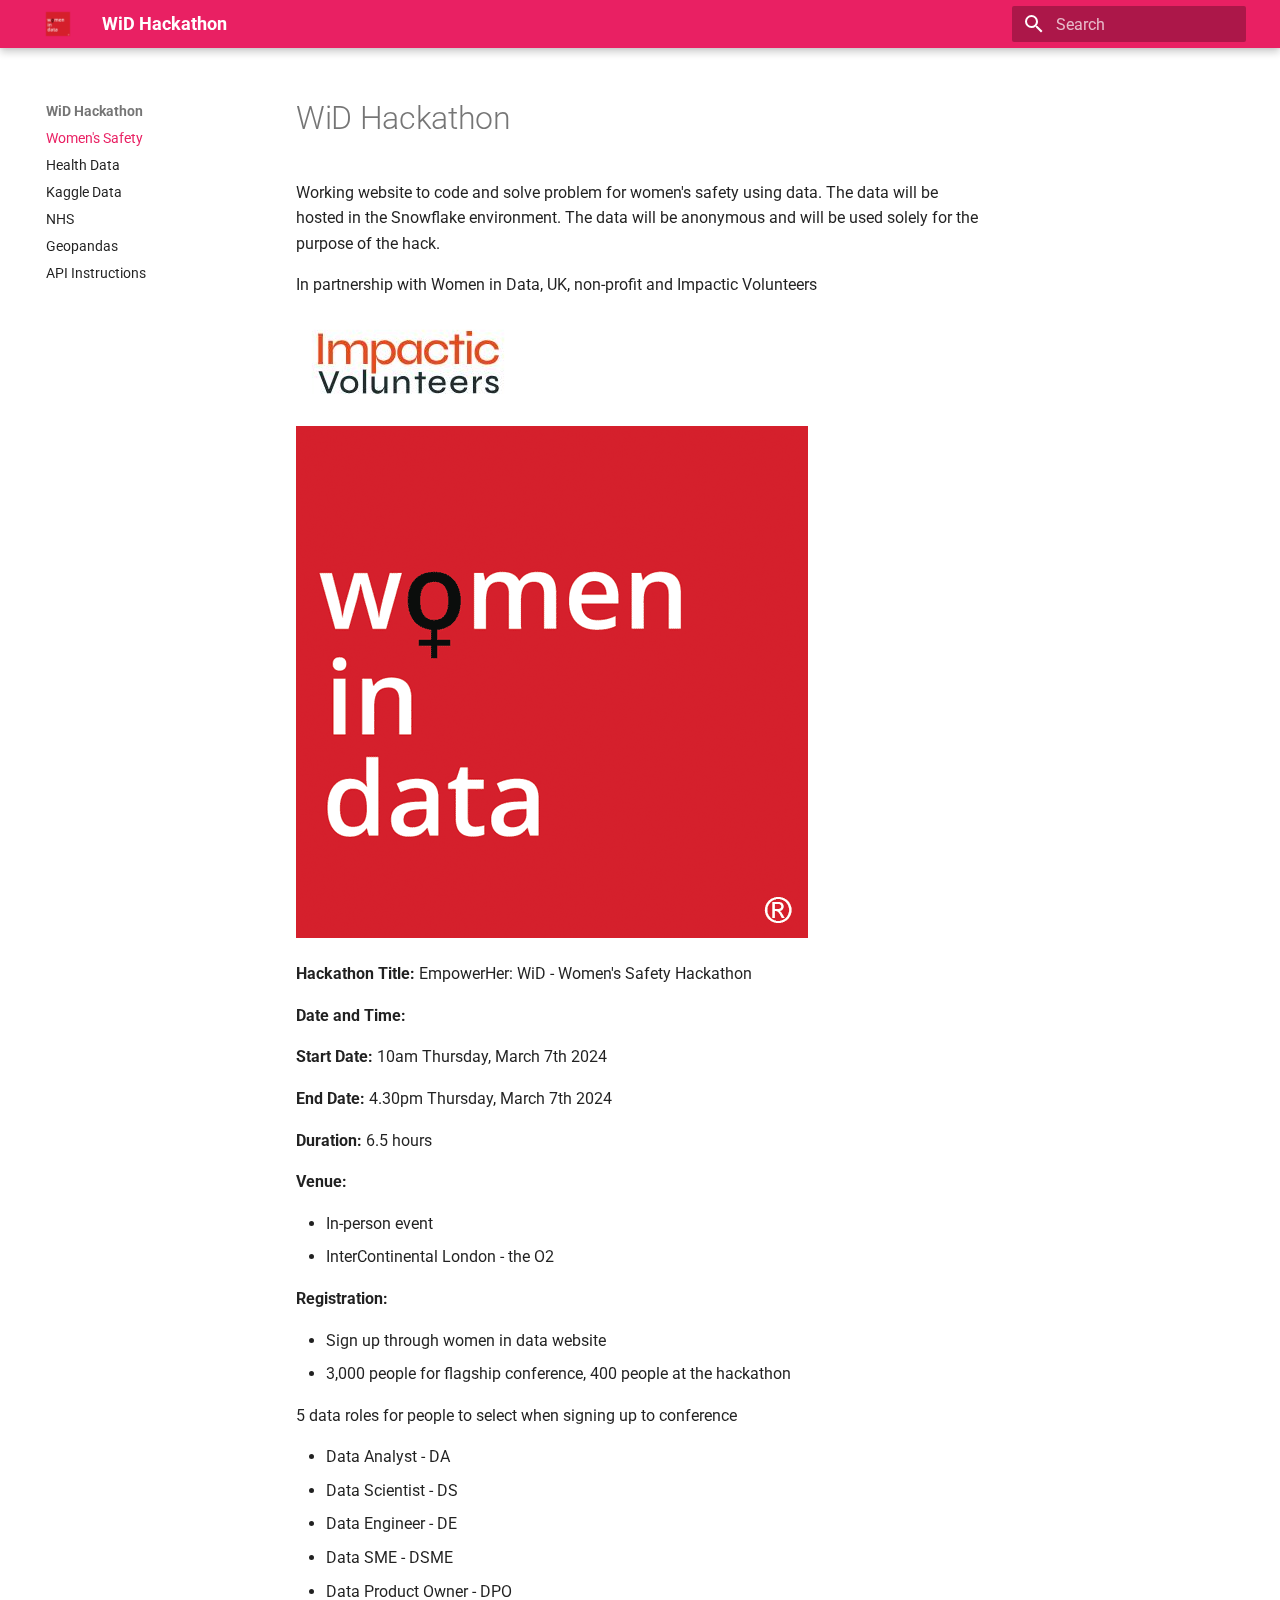
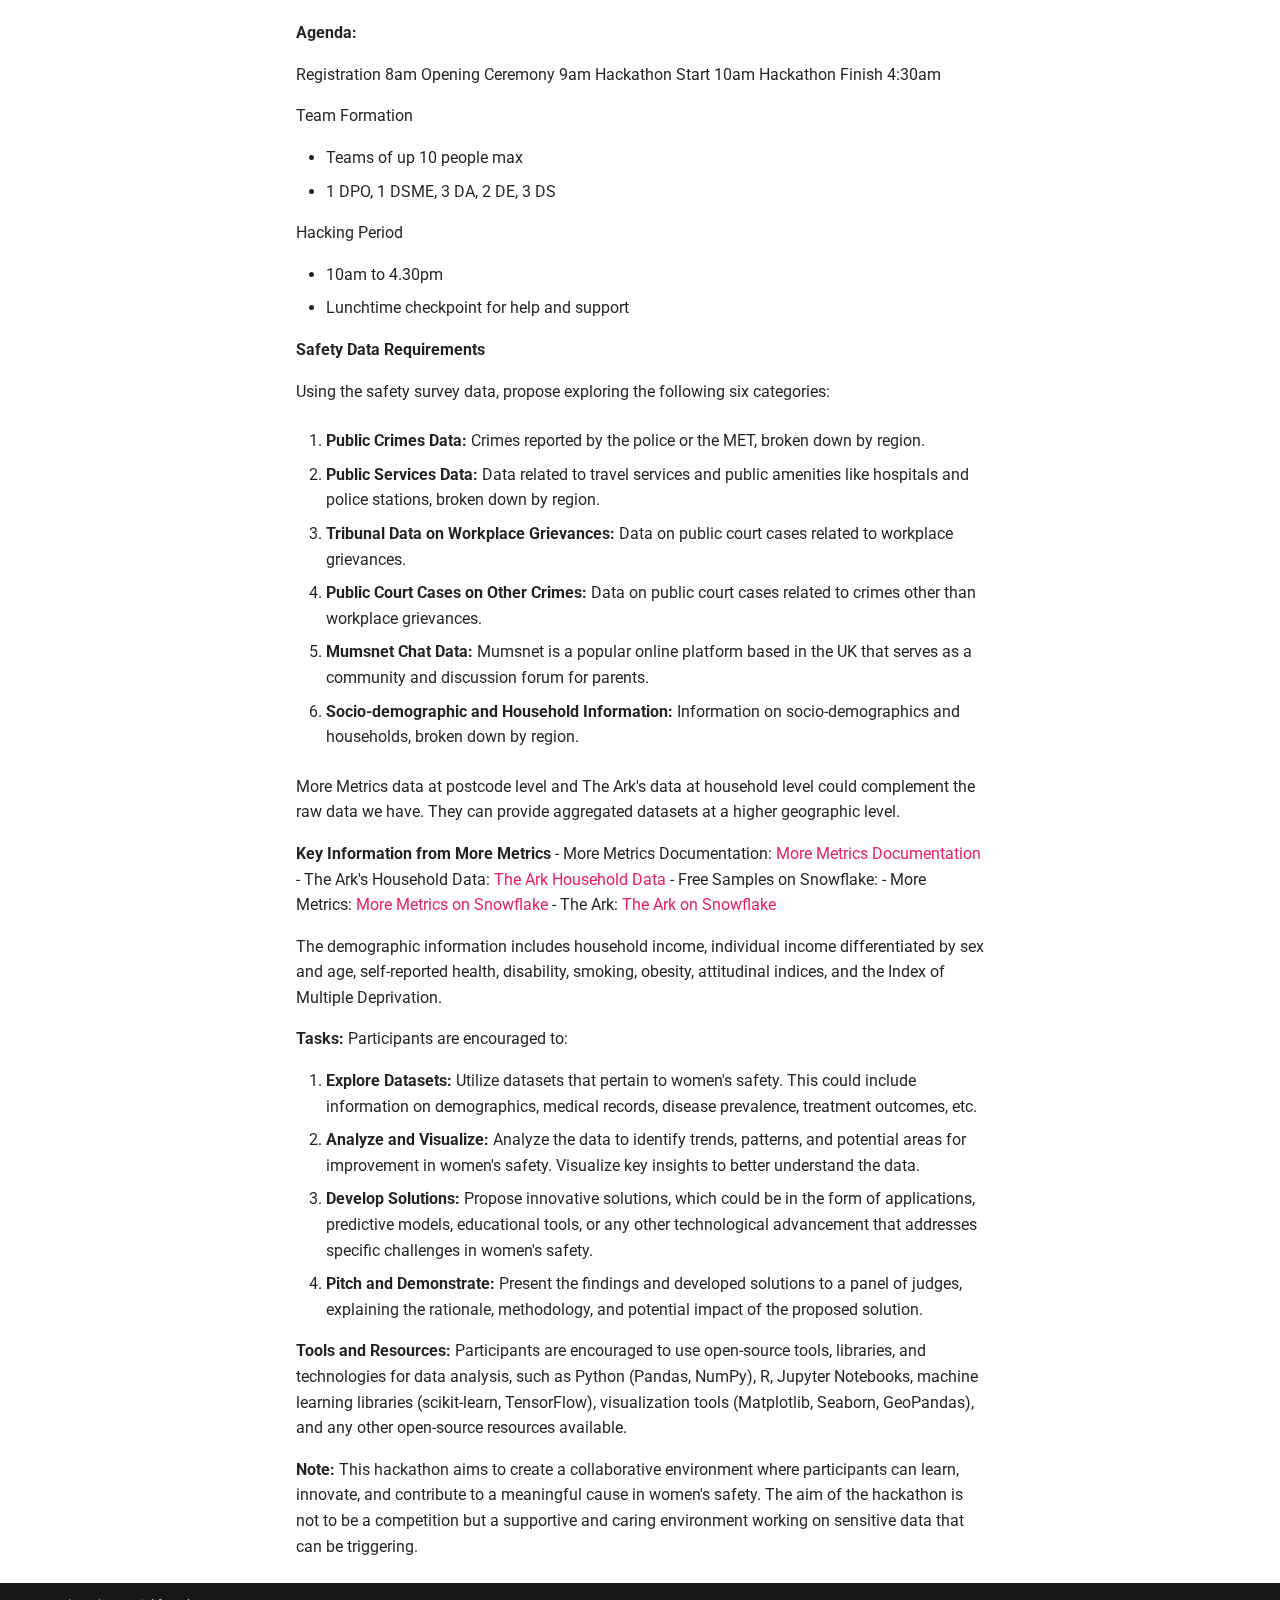
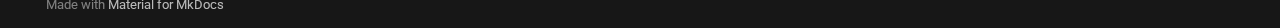
<file: index.html>
<!doctype html>
<html lang="en" class="no-js">
  <head>
    
      <meta charset="utf-8">
      <meta name="viewport" content="width=device-width,initial-scale=1">
      
      
      
      
      
        <link rel="next" href="health_data/">
      
      
      <link rel="icon" href="img/wid-logo.ico">
      <meta name="generator" content="mkdocs-1.5.2, mkdocs-material-9.2.4">
    
    
      
        <title>WiD Hackathon</title>
      
    
    
      <link rel="stylesheet" href="assets/stylesheets/main.0e669242.min.css">
      
        
        <link rel="stylesheet" href="assets/stylesheets/palette.85d0ee34.min.css">
      
      


    
    
      
    
    
      
        
        
        <link rel="preconnect" href="https://fonts.gstatic.com" crossorigin>
        <link rel="stylesheet" href="https://fonts.googleapis.com/css?family=Roboto:300,300i,400,400i,700,700i%7CRoboto+Mono:400,400i,700,700i&display=fallback">
        <style>:root{--md-text-font:"Roboto";--md-code-font:"Roboto Mono"}</style>
      
    
    
      <link rel="stylesheet" href="stylesheets/extra.css">
    
    <script>__md_scope=new URL(".",location),__md_hash=e=>[...e].reduce((e,_)=>(e<<5)-e+_.charCodeAt(0),0),__md_get=(e,_=localStorage,t=__md_scope)=>JSON.parse(_.getItem(t.pathname+"."+e)),__md_set=(e,_,t=localStorage,a=__md_scope)=>{try{t.setItem(a.pathname+"."+e,JSON.stringify(_))}catch(e){}}</script>
    
      

    
    
    
  </head>
  
  
    
    
    
    
    
    <body dir="ltr" data-md-color-scheme="default" data-md-color-primary="pink" data-md-color-accent="red">
  
    
    
    <input class="md-toggle" data-md-toggle="drawer" type="checkbox" id="__drawer" autocomplete="off">
    <input class="md-toggle" data-md-toggle="search" type="checkbox" id="__search" autocomplete="off">
    <label class="md-overlay" for="__drawer"></label>
    <div data-md-component="skip">
      
        
        <a href="#wid-hackathon" class="md-skip">
          Skip to content
        </a>
      
    </div>
    <div data-md-component="announce">
      
    </div>
    
    
      

  

<header class="md-header md-header--shadow" data-md-component="header">
  <nav class="md-header__inner md-grid" aria-label="Header">
    <a href="." title="WiD Hackathon" class="md-header__button md-logo" aria-label="WiD Hackathon" data-md-component="logo">
      
  <img src="img/wid-logo.png" alt="logo">

    </a>
    <label class="md-header__button md-icon" for="__drawer">
      
      <svg xmlns="http://www.w3.org/2000/svg" viewBox="0 0 24 24"><path d="M3 6h18v2H3V6m0 5h18v2H3v-2m0 5h18v2H3v-2Z"/></svg>
    </label>
    <div class="md-header__title" data-md-component="header-title">
      <div class="md-header__ellipsis">
        <div class="md-header__topic">
          <span class="md-ellipsis">
            WiD Hackathon
          </span>
        </div>
        <div class="md-header__topic" data-md-component="header-topic">
          <span class="md-ellipsis">
            
              Women's Safety
            
          </span>
        </div>
      </div>
    </div>
    
      
    
    
    
      <label class="md-header__button md-icon" for="__search">
        
        <svg xmlns="http://www.w3.org/2000/svg" viewBox="0 0 24 24"><path d="M9.5 3A6.5 6.5 0 0 1 16 9.5c0 1.61-.59 3.09-1.56 4.23l.27.27h.79l5 5-1.5 1.5-5-5v-.79l-.27-.27A6.516 6.516 0 0 1 9.5 16 6.5 6.5 0 0 1 3 9.5 6.5 6.5 0 0 1 9.5 3m0 2C7 5 5 7 5 9.5S7 14 9.5 14 14 12 14 9.5 12 5 9.5 5Z"/></svg>
      </label>
      <div class="md-search" data-md-component="search" role="dialog">
  <label class="md-search__overlay" for="__search"></label>
  <div class="md-search__inner" role="search">
    <form class="md-search__form" name="search">
      <input type="text" class="md-search__input" name="query" aria-label="Search" placeholder="Search" autocapitalize="off" autocorrect="off" autocomplete="off" spellcheck="false" data-md-component="search-query" required>
      <label class="md-search__icon md-icon" for="__search">
        
        <svg xmlns="http://www.w3.org/2000/svg" viewBox="0 0 24 24"><path d="M9.5 3A6.5 6.5 0 0 1 16 9.5c0 1.61-.59 3.09-1.56 4.23l.27.27h.79l5 5-1.5 1.5-5-5v-.79l-.27-.27A6.516 6.516 0 0 1 9.5 16 6.5 6.5 0 0 1 3 9.5 6.5 6.5 0 0 1 9.5 3m0 2C7 5 5 7 5 9.5S7 14 9.5 14 14 12 14 9.5 12 5 9.5 5Z"/></svg>
        
        <svg xmlns="http://www.w3.org/2000/svg" viewBox="0 0 24 24"><path d="M20 11v2H8l5.5 5.5-1.42 1.42L4.16 12l7.92-7.92L13.5 5.5 8 11h12Z"/></svg>
      </label>
      <nav class="md-search__options" aria-label="Search">
        
        <button type="reset" class="md-search__icon md-icon" title="Clear" aria-label="Clear" tabindex="-1">
          
          <svg xmlns="http://www.w3.org/2000/svg" viewBox="0 0 24 24"><path d="M19 6.41 17.59 5 12 10.59 6.41 5 5 6.41 10.59 12 5 17.59 6.41 19 12 13.41 17.59 19 19 17.59 13.41 12 19 6.41Z"/></svg>
        </button>
      </nav>
      
    </form>
    <div class="md-search__output">
      <div class="md-search__scrollwrap" data-md-scrollfix>
        <div class="md-search-result" data-md-component="search-result">
          <div class="md-search-result__meta">
            Initializing search
          </div>
          <ol class="md-search-result__list" role="presentation"></ol>
        </div>
      </div>
    </div>
  </div>
</div>
    
    
  </nav>
  
</header>
    
    <div class="md-container" data-md-component="container">
      
      
        
          
        
      
      <main class="md-main" data-md-component="main">
        <div class="md-main__inner md-grid">
          
            
              
              <div class="md-sidebar md-sidebar--primary" data-md-component="sidebar" data-md-type="navigation" >
                <div class="md-sidebar__scrollwrap">
                  <div class="md-sidebar__inner">
                    



<nav class="md-nav md-nav--primary" aria-label="Navigation" data-md-level="0">
  <label class="md-nav__title" for="__drawer">
    <a href="." title="WiD Hackathon" class="md-nav__button md-logo" aria-label="WiD Hackathon" data-md-component="logo">
      
  <img src="img/wid-logo.png" alt="logo">

    </a>
    WiD Hackathon
  </label>
  
  <ul class="md-nav__list" data-md-scrollfix>
    
      
      
  
  
    
  
  
    <li class="md-nav__item md-nav__item--active">
      
      <input class="md-nav__toggle md-toggle" type="checkbox" id="__toc">
      
      
        
      
      
      <a href="." class="md-nav__link md-nav__link--active">
        
  
  <span class="md-ellipsis">
    Women's Safety
  </span>
  

      </a>
      
    </li>
  

    
      
      
  
  
  
    <li class="md-nav__item">
      <a href="health_data/" class="md-nav__link">
        
  
  <span class="md-ellipsis">
    Health Data
  </span>
  

      </a>
    </li>
  

    
      
      
  
  
  
    <li class="md-nav__item">
      <a href="kaggle_data/" class="md-nav__link">
        
  
  <span class="md-ellipsis">
    Kaggle Data
  </span>
  

      </a>
    </li>
  

    
      
      
  
  
  
    <li class="md-nav__item">
      <a href="nhs_public_data/" class="md-nav__link">
        
  
  <span class="md-ellipsis">
    NHS
  </span>
  

      </a>
    </li>
  

    
      
      
  
  
  
    <li class="md-nav__item">
      <a href="geopandas/" class="md-nav__link">
        
  
  <span class="md-ellipsis">
    Geopandas
  </span>
  

      </a>
    </li>
  

    
      
      
  
  
  
    <li class="md-nav__item">
      <a href="api_instructions/" class="md-nav__link">
        
  
  <span class="md-ellipsis">
    API Instructions
  </span>
  

      </a>
    </li>
  

    
  </ul>
</nav>
                  </div>
                </div>
              </div>
            
            
              
              <div class="md-sidebar md-sidebar--secondary" data-md-component="sidebar" data-md-type="toc" >
                <div class="md-sidebar__scrollwrap">
                  <div class="md-sidebar__inner">
                    

<nav class="md-nav md-nav--secondary" aria-label="Table of contents">
  
  
  
    
  
  
</nav>
                  </div>
                </div>
              </div>
            
          
          
            <div class="md-content" data-md-component="content">
              <article class="md-content__inner md-typeset">
                
                  


<h1 id="wid-hackathon">WiD Hackathon</h1>
<p>Working website to code and solve problem for women's safety using data. 
The data will be hosted in the Snowflake environment. The data will be 
anonymous and will be used solely for the 
purpose of the hack.</p>
<p>In partnership with Women in Data, UK, non-profit and Impactic Volunteers</p>
<p><img alt="impact volenteers" src="img/Impactic.JPG" />
<img alt="wid-logo.png" src="img/wid-logo.png" /> </p>
<p><strong>Hackathon Title:</strong> EmpowerHer: WiD - Women's Safety Hackathon</p>
<p><strong>Date and Time:</strong></p>
<p><strong>Start Date:</strong> 10am Thursday, March 7th 2024 </p>
<p><strong>End Date:</strong> 4.30pm Thursday, March 7th 2024 </p>
<p><strong>Duration:</strong> 6.5 hours</p>
<p><strong>Venue:</strong></p>
<ul>
<li>In-person event</li>
<li>InterContinental London - the O2</li>
</ul>
<p><strong>Registration:</strong></p>
<ul>
<li>Sign up through women in data website</li>
<li>3,000 people for flagship conference, 400 people at the hackathon</li>
</ul>
<p>5 data roles for people to select when signing up to conference </p>
<ul>
<li>Data Analyst - DA</li>
<li>Data Scientist - DS</li>
<li>Data Engineer - DE</li>
<li>Data SME - DSME</li>
<li>Data Product Owner - DPO</li>
</ul>
<p><strong>Agenda:</strong></p>
<p>Registration 8am
Opening Ceremony 9am 
Hackathon Start 10am 
Hackathon Finish 4:30am </p>
<p>Team Formation</p>
<ul>
<li>Teams of up 10 people max</li>
<li>1 DPO, 1 DSME, 3 DA, 2 DE, 3 DS</li>
</ul>
<p>Hacking Period</p>
<ul>
<li>10am to 4.30pm </li>
<li>Lunchtime checkpoint for help and support </li>
</ul>
<p><strong>Safety Data Requirements</strong></p>
<p>Using the safety survey data, propose exploring the following six categories:</p>
<ol>
<li>
<p><strong>Public Crimes Data:</strong>
   Crimes reported by the police or the MET, broken down by region.</p>
</li>
<li>
<p><strong>Public Services Data:</strong>
   Data related to travel services and public amenities like hospitals and police stations, broken down by region.</p>
</li>
<li>
<p><strong>Tribunal Data on Workplace Grievances:</strong>
   Data on public court cases related to workplace grievances.</p>
</li>
<li>
<p><strong>Public Court Cases on Other Crimes:</strong>
   Data on public court cases related to crimes other than workplace grievances.</p>
</li>
<li>
<p><strong>Mumsnet Chat Data:</strong>
   Mumsnet is a popular online platform based in the UK that serves as a 
     community and discussion forum for parents. </p>
</li>
<li>
<p><strong>Socio-demographic and Household Information:</strong>
   Information on socio-demographics and households, broken down by region.</p>
</li>
</ol>
<p>More Metrics data at postcode level and The Ark's data at household level 
could complement the raw data we have. They can provide aggregated datasets at a higher geographic level.</p>
<p><strong>Key Information from More Metrics</strong>
- More Metrics Documentation: <a href="https://www.moremetrics.co.uk/documentation-hub">More Metrics Documentation</a>
- The Ark's Household Data: <a href="https://www.ark-data.co.uk/the-uk-household-file/">The Ark Household Data</a>
- Free Samples on Snowflake:
  - More Metrics: <a href="https://app.snowflake.com/marketplace/providers/GZ1MOZCFPI/More%20Metrics">More Metrics on Snowflake</a>
  - The Ark: <a href="https://app.snowflake.com/marketplace/providers/GZSVZ8TNPJ/The%20Ark">The Ark on Snowflake</a></p>
<p>The demographic information includes household income, individual income differentiated by sex and age, self-reported health, disability, smoking, obesity, attitudinal indices, and the Index of Multiple Deprivation.</p>
<p><strong>Tasks:</strong>
Participants are encouraged to:</p>
<ol>
<li><strong>Explore Datasets:</strong> Utilize datasets that pertain 
   to women's safety. This could include information on demographics, 
   medical records, disease prevalence, treatment outcomes, etc.</li>
<li><strong>Analyze and Visualize:</strong> Analyze the data to identify trends, 
   patterns, and potential areas for improvement in women's safety. 
   Visualize key insights to better understand the data.</li>
<li><strong>Develop Solutions:</strong> Propose innovative solutions, which could be in 
   the form of applications, predictive models, educational tools, or any 
   other technological advancement that addresses specific challenges in 
   women's safety.</li>
<li><strong>Pitch and Demonstrate:</strong> Present the findings and developed solutions 
   to a panel of judges, explaining the rationale, methodology, and 
   potential impact of the proposed solution.</li>
</ol>
<p><strong>Tools and Resources:</strong>
 Participants are encouraged to use open-source tools, libraries, and 
 technologies for data analysis, such as Python (Pandas, NumPy), R, Jupyter 
 Notebooks, machine learning libraries (scikit-learn, TensorFlow), 
 visualization tools (Matplotlib, Seaborn, GeoPandas), and any other 
 open-source resources available.</p>
<p><strong>Note:</strong> This hackathon aims to create a collaborative environment 
where participants can learn, innovate, and contribute to a meaningful 
cause in women's safety. The aim of the hackathon is not to be a 
competition but a supportive and caring environment working on sensitive data 
that can be triggering.</p>





                
              </article>
            </div>
          
          
        </div>
        
      </main>
      
        <footer class="md-footer">
  
  <div class="md-footer-meta md-typeset">
    <div class="md-footer-meta__inner md-grid">
      <div class="md-copyright">
  
  
    Made with
    <a href="https://squidfunk.github.io/mkdocs-material/" target="_blank" rel="noopener">
      Material for MkDocs
    </a>
  
</div>
      
    </div>
  </div>
</footer>
      
    </div>
    <div class="md-dialog" data-md-component="dialog">
      <div class="md-dialog__inner md-typeset"></div>
    </div>
    
    <script id="__config" type="application/json">{"base": ".", "features": [], "search": "assets/javascripts/workers/search.dfff1995.min.js", "translations": {"clipboard.copied": "Copied to clipboard", "clipboard.copy": "Copy to clipboard", "search.result.more.one": "1 more on this page", "search.result.more.other": "# more on this page", "search.result.none": "No matching documents", "search.result.one": "1 matching document", "search.result.other": "# matching documents", "search.result.placeholder": "Type to start searching", "search.result.term.missing": "Missing", "select.version": "Select version"}}</script>
    
    
      <script src="assets/javascripts/bundle.78eede0e.min.js"></script>
      
    
  </body>
</html>
</file>
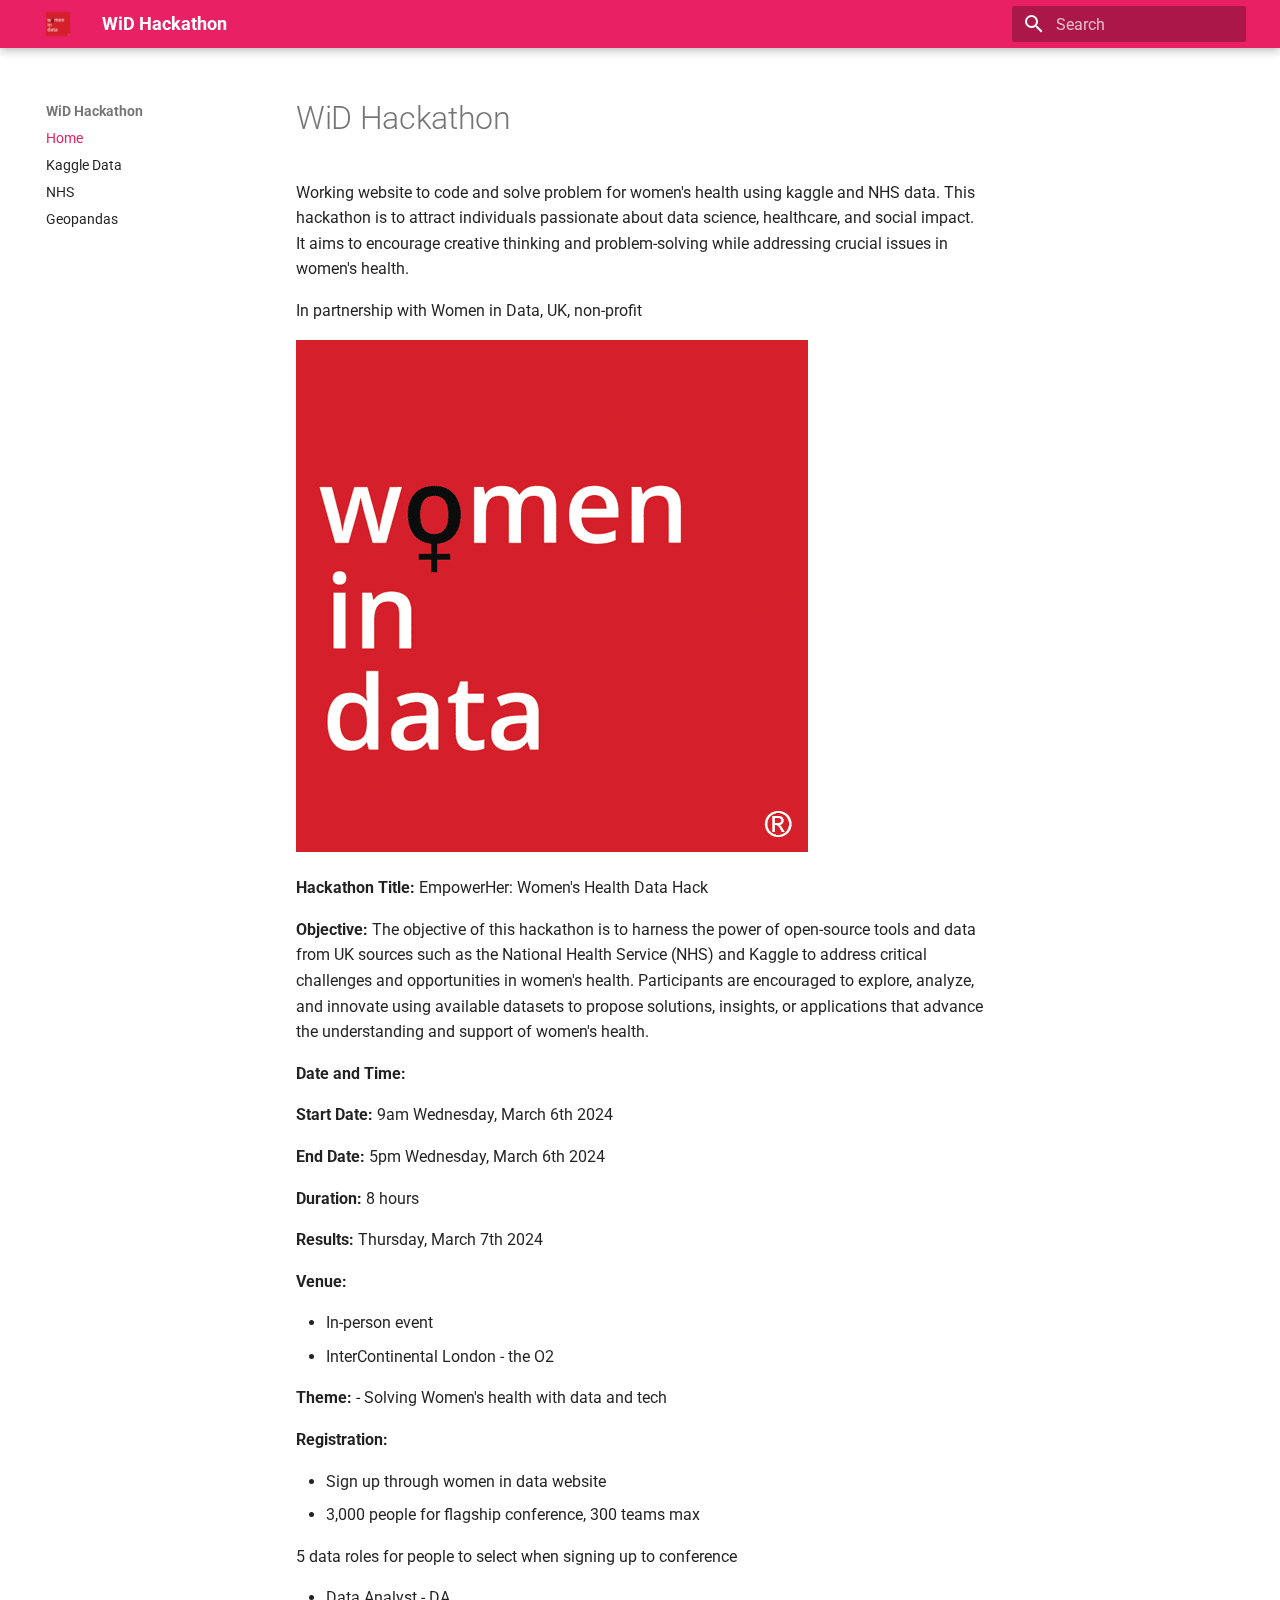
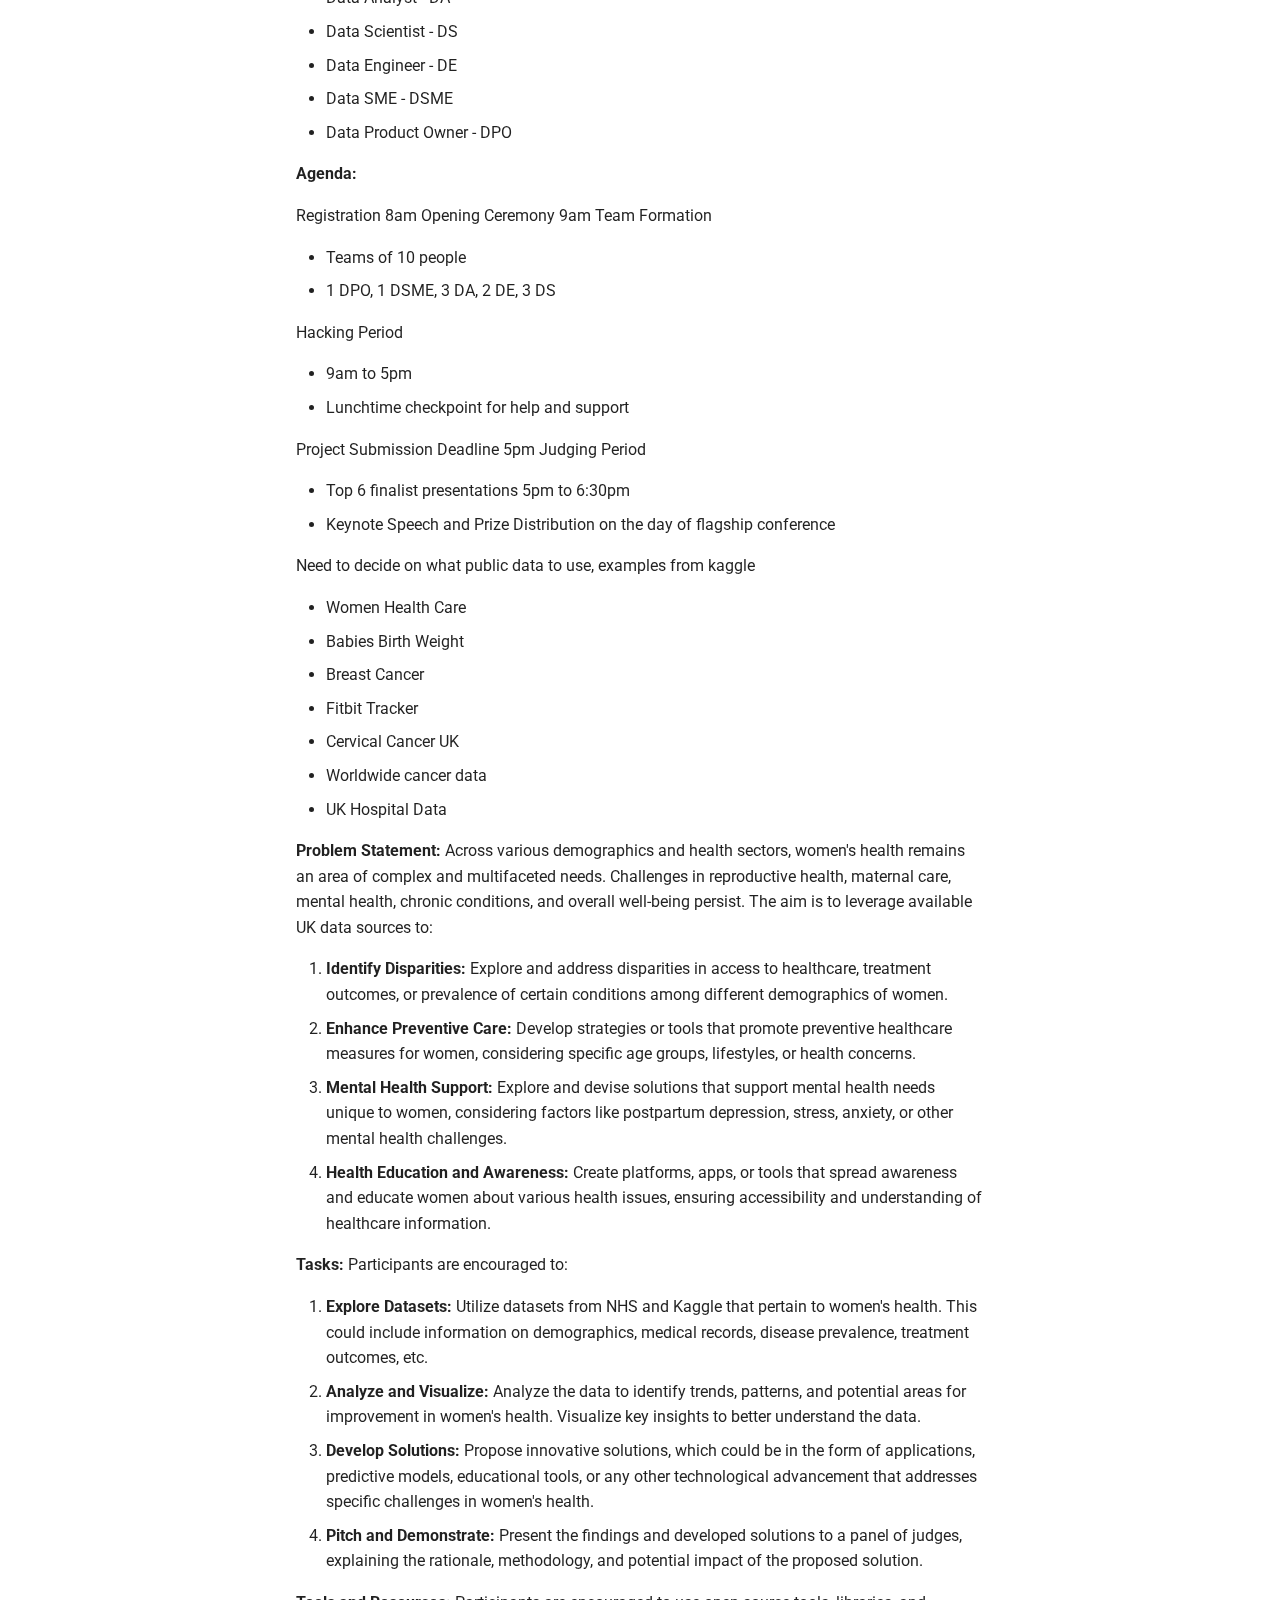
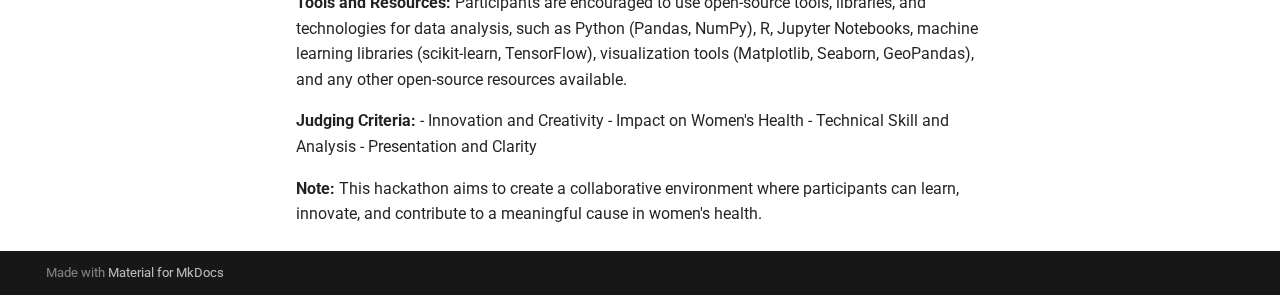
<file: about/index.html>
<!doctype html>
<html lang="en" class="no-js">
  <head>
    
      <meta charset="utf-8">
      <meta name="viewport" content="width=device-width,initial-scale=1">
      
      
      
      
      
        <link rel="next" href="../kaggle_data/">
      
      
      <link rel="icon" href="../img/wid-logo.ico">
      <meta name="generator" content="mkdocs-1.5.2, mkdocs-material-9.2.4">
    
    
      
        <title>Home - WiD Hackathon</title>
      
    
    
      <link rel="stylesheet" href="../assets/stylesheets/main.0e669242.min.css">
      
        
        <link rel="stylesheet" href="../assets/stylesheets/palette.85d0ee34.min.css">
      
      


    
    
      
    
    
      
        
        
        <link rel="preconnect" href="https://fonts.gstatic.com" crossorigin>
        <link rel="stylesheet" href="https://fonts.googleapis.com/css?family=Roboto:300,300i,400,400i,700,700i%7CRoboto+Mono:400,400i,700,700i&display=fallback">
        <style>:root{--md-text-font:"Roboto";--md-code-font:"Roboto Mono"}</style>
      
    
    
      <link rel="stylesheet" href="../stylesheets/extra.css">
    
    <script>__md_scope=new URL("..",location),__md_hash=e=>[...e].reduce((e,_)=>(e<<5)-e+_.charCodeAt(0),0),__md_get=(e,_=localStorage,t=__md_scope)=>JSON.parse(_.getItem(t.pathname+"."+e)),__md_set=(e,_,t=localStorage,a=__md_scope)=>{try{t.setItem(a.pathname+"."+e,JSON.stringify(_))}catch(e){}}</script>
    
      

    
    
    
  </head>
  
  
    
    
    
    
    
    <body dir="ltr" data-md-color-scheme="default" data-md-color-primary="pink" data-md-color-accent="red">
  
    
    
    <input class="md-toggle" data-md-toggle="drawer" type="checkbox" id="__drawer" autocomplete="off">
    <input class="md-toggle" data-md-toggle="search" type="checkbox" id="__search" autocomplete="off">
    <label class="md-overlay" for="__drawer"></label>
    <div data-md-component="skip">
      
        
        <a href="#wid-hackathon" class="md-skip">
          Skip to content
        </a>
      
    </div>
    <div data-md-component="announce">
      
    </div>
    
    
      

  

<header class="md-header md-header--shadow" data-md-component="header">
  <nav class="md-header__inner md-grid" aria-label="Header">
    <a href=".." title="WiD Hackathon" class="md-header__button md-logo" aria-label="WiD Hackathon" data-md-component="logo">
      
  <img src="../img/wid-logo.png" alt="logo">

    </a>
    <label class="md-header__button md-icon" for="__drawer">
      
      <svg xmlns="http://www.w3.org/2000/svg" viewBox="0 0 24 24"><path d="M3 6h18v2H3V6m0 5h18v2H3v-2m0 5h18v2H3v-2Z"/></svg>
    </label>
    <div class="md-header__title" data-md-component="header-title">
      <div class="md-header__ellipsis">
        <div class="md-header__topic">
          <span class="md-ellipsis">
            WiD Hackathon
          </span>
        </div>
        <div class="md-header__topic" data-md-component="header-topic">
          <span class="md-ellipsis">
            
              Home
            
          </span>
        </div>
      </div>
    </div>
    
      
    
    
    
      <label class="md-header__button md-icon" for="__search">
        
        <svg xmlns="http://www.w3.org/2000/svg" viewBox="0 0 24 24"><path d="M9.5 3A6.5 6.5 0 0 1 16 9.5c0 1.61-.59 3.09-1.56 4.23l.27.27h.79l5 5-1.5 1.5-5-5v-.79l-.27-.27A6.516 6.516 0 0 1 9.5 16 6.5 6.5 0 0 1 3 9.5 6.5 6.5 0 0 1 9.5 3m0 2C7 5 5 7 5 9.5S7 14 9.5 14 14 12 14 9.5 12 5 9.5 5Z"/></svg>
      </label>
      <div class="md-search" data-md-component="search" role="dialog">
  <label class="md-search__overlay" for="__search"></label>
  <div class="md-search__inner" role="search">
    <form class="md-search__form" name="search">
      <input type="text" class="md-search__input" name="query" aria-label="Search" placeholder="Search" autocapitalize="off" autocorrect="off" autocomplete="off" spellcheck="false" data-md-component="search-query" required>
      <label class="md-search__icon md-icon" for="__search">
        
        <svg xmlns="http://www.w3.org/2000/svg" viewBox="0 0 24 24"><path d="M9.5 3A6.5 6.5 0 0 1 16 9.5c0 1.61-.59 3.09-1.56 4.23l.27.27h.79l5 5-1.5 1.5-5-5v-.79l-.27-.27A6.516 6.516 0 0 1 9.5 16 6.5 6.5 0 0 1 3 9.5 6.5 6.5 0 0 1 9.5 3m0 2C7 5 5 7 5 9.5S7 14 9.5 14 14 12 14 9.5 12 5 9.5 5Z"/></svg>
        
        <svg xmlns="http://www.w3.org/2000/svg" viewBox="0 0 24 24"><path d="M20 11v2H8l5.5 5.5-1.42 1.42L4.16 12l7.92-7.92L13.5 5.5 8 11h12Z"/></svg>
      </label>
      <nav class="md-search__options" aria-label="Search">
        
        <button type="reset" class="md-search__icon md-icon" title="Clear" aria-label="Clear" tabindex="-1">
          
          <svg xmlns="http://www.w3.org/2000/svg" viewBox="0 0 24 24"><path d="M19 6.41 17.59 5 12 10.59 6.41 5 5 6.41 10.59 12 5 17.59 6.41 19 12 13.41 17.59 19 19 17.59 13.41 12 19 6.41Z"/></svg>
        </button>
      </nav>
      
    </form>
    <div class="md-search__output">
      <div class="md-search__scrollwrap" data-md-scrollfix>
        <div class="md-search-result" data-md-component="search-result">
          <div class="md-search-result__meta">
            Initializing search
          </div>
          <ol class="md-search-result__list" role="presentation"></ol>
        </div>
      </div>
    </div>
  </div>
</div>
    
    
  </nav>
  
</header>
    
    <div class="md-container" data-md-component="container">
      
      
        
          
        
      
      <main class="md-main" data-md-component="main">
        <div class="md-main__inner md-grid">
          
            
              
              <div class="md-sidebar md-sidebar--primary" data-md-component="sidebar" data-md-type="navigation" >
                <div class="md-sidebar__scrollwrap">
                  <div class="md-sidebar__inner">
                    



<nav class="md-nav md-nav--primary" aria-label="Navigation" data-md-level="0">
  <label class="md-nav__title" for="__drawer">
    <a href=".." title="WiD Hackathon" class="md-nav__button md-logo" aria-label="WiD Hackathon" data-md-component="logo">
      
  <img src="../img/wid-logo.png" alt="logo">

    </a>
    WiD Hackathon
  </label>
  
  <ul class="md-nav__list" data-md-scrollfix>
    
      
      
  
  
    
  
  
    <li class="md-nav__item md-nav__item--active">
      
      <input class="md-nav__toggle md-toggle" type="checkbox" id="__toc">
      
      
        
      
      
      <a href="./" class="md-nav__link md-nav__link--active">
        
  
  <span class="md-ellipsis">
    Home
  </span>
  

      </a>
      
    </li>
  

    
      
      
  
  
  
    <li class="md-nav__item">
      <a href="../kaggle_data/" class="md-nav__link">
        
  
  <span class="md-ellipsis">
    Kaggle Data
  </span>
  

      </a>
    </li>
  

    
      
      
  
  
  
    <li class="md-nav__item">
      <a href="../nhs_public_data/" class="md-nav__link">
        
  
  <span class="md-ellipsis">
    NHS
  </span>
  

      </a>
    </li>
  

    
      
      
  
  
  
    <li class="md-nav__item">
      <a href="../geopandas/" class="md-nav__link">
        
  
  <span class="md-ellipsis">
    Geopandas
  </span>
  

      </a>
    </li>
  

    
  </ul>
</nav>
                  </div>
                </div>
              </div>
            
            
              
              <div class="md-sidebar md-sidebar--secondary" data-md-component="sidebar" data-md-type="toc" >
                <div class="md-sidebar__scrollwrap">
                  <div class="md-sidebar__inner">
                    

<nav class="md-nav md-nav--secondary" aria-label="Table of contents">
  
  
  
    
  
  
</nav>
                  </div>
                </div>
              </div>
            
          
          
            <div class="md-content" data-md-component="content">
              <article class="md-content__inner md-typeset">
                
                  


<h1 id="wid-hackathon">WiD Hackathon</h1>
<p>Working website to code and solve problem for women's health using kaggle 
and NHS data. This hackathon is to attract individuals passionate about data 
science, healthcare, and social impact. It aims to encourage creative 
thinking and problem-solving while addressing crucial issues in women's health.</p>
<p>In partnership with Women in Data, UK, non-profit</p>
<p><img alt="wid-logo.png" src="../img/wid-logo.png" /></p>
<p><strong>Hackathon Title:</strong> EmpowerHer: Women's Health Data Hack</p>
<p><strong>Objective:</strong> The objective of this hackathon is to harness the power of open-source tools and data from UK sources such as the National Health Service (NHS) and Kaggle to address critical challenges and opportunities in women's health. Participants are encouraged to explore, analyze, and innovate using available datasets to propose solutions, insights, or applications that advance the understanding and support of women's health.</p>
<p><strong>Date and Time:</strong></p>
<p><strong>Start Date:</strong> 9am Wednesday, March 6th 2024 </p>
<p><strong>End Date:</strong> 5pm Wednesday, March 6th 2024 </p>
<p><strong>Duration:</strong> 8 hours</p>
<p><strong>Results:</strong> Thursday, March 7th 2024</p>
<p><strong>Venue:</strong></p>
<ul>
<li>In-person event</li>
<li>InterContinental London - the O2</li>
</ul>
<p><strong>Theme:</strong>
- Solving Women's health with data and tech</p>
<p><strong>Registration:</strong></p>
<ul>
<li>Sign up through women in data website</li>
<li>3,000 people for flagship conference, 300 teams max</li>
</ul>
<p>5 data roles for people to select when signing up to conference </p>
<ul>
<li>Data Analyst - DA</li>
<li>Data Scientist - DS</li>
<li>Data Engineer - DE</li>
<li>Data SME - DSME</li>
<li>Data Product Owner - DPO</li>
</ul>
<p><strong>Agenda:</strong></p>
<p>Registration 8am
Opening Ceremony 9am 
Team Formation</p>
<ul>
<li>Teams of 10 people</li>
<li>1 DPO, 1 DSME, 3 DA, 2 DE, 3 DS</li>
</ul>
<p>Hacking Period</p>
<ul>
<li>9am to 5pm </li>
<li>Lunchtime checkpoint for help and support </li>
</ul>
<p>Project Submission Deadline 5pm
Judging Period</p>
<ul>
<li>Top 6 finalist presentations 5pm to 6:30pm</li>
<li>Keynote Speech and Prize Distribution on the day of flagship conference </li>
</ul>
<p>Need to decide on what public data to use, examples from kaggle </p>
<ul>
<li>Women Health Care</li>
<li>Babies Birth Weight</li>
<li>Breast Cancer </li>
<li>Fitbit Tracker</li>
<li>Cervical Cancer UK</li>
<li>Worldwide cancer data</li>
<li>UK Hospital Data</li>
</ul>
<p><strong>Problem Statement:</strong> Across various demographics and health sectors, 
women's health remains an area of complex and multifaceted needs. 
Challenges in reproductive health, maternal care, mental health, chronic 
conditions, and overall well-being persist. The aim is to leverage 
available UK data sources to:</p>
<ol>
<li><strong>Identify Disparities:</strong> Explore and address disparities in access to 
   healthcare, treatment outcomes, or prevalence of certain conditions 
   among different demographics of women.</li>
<li><strong>Enhance Preventive Care:</strong> Develop strategies or tools that promote 
   preventive healthcare measures for women, considering specific age 
   groups, lifestyles, or health concerns.</li>
<li><strong>Mental Health Support:</strong> Explore and devise solutions that support 
   mental health needs unique to women, considering factors like 
   postpartum depression, stress, anxiety, or other mental health challenges.</li>
<li><strong>Health Education and Awareness:</strong> Create platforms, apps, or tools 
   that spread awareness and educate women about various health issues, 
   ensuring accessibility and understanding of healthcare information.</li>
</ol>
<p><strong>Tasks:</strong>
Participants are encouraged to:</p>
<ol>
<li><strong>Explore Datasets:</strong> Utilize datasets from NHS and Kaggle that pertain 
   to women's health. This could include information on demographics, 
   medical records, disease prevalence, treatment outcomes, etc.</li>
<li><strong>Analyze and Visualize:</strong> Analyze the data to identify trends, 
   patterns, and potential areas for improvement in women's health. 
   Visualize key insights to better understand the data.</li>
<li><strong>Develop Solutions:</strong> Propose innovative solutions, which could be in 
   the form of applications, predictive models, educational tools, or any 
   other technological advancement that addresses specific challenges in 
   women's health.</li>
<li><strong>Pitch and Demonstrate:</strong> Present the findings and developed solutions 
   to a panel of judges, explaining the rationale, methodology, and 
   potential impact of the proposed solution.</li>
</ol>
<p><strong>Tools and Resources:</strong>
 Participants are encouraged to use open-source tools, libraries, and 
 technologies for data analysis, such as Python (Pandas, NumPy), R, Jupyter 
 Notebooks, machine learning libraries (scikit-learn, TensorFlow), 
 visualization tools (Matplotlib, Seaborn, GeoPandas), and any other 
 open-source resources available.</p>
<p><strong>Judging Criteria:</strong>
- Innovation and Creativity
- Impact on Women's Health
- Technical Skill and Analysis
- Presentation and Clarity</p>
<p><strong>Note:</strong> This hackathon aims to create a collaborative environment where 
participants can learn, innovate, and contribute to a meaningful cause in 
women's health.</p>





                
              </article>
            </div>
          
          
        </div>
        
      </main>
      
        <footer class="md-footer">
  
  <div class="md-footer-meta md-typeset">
    <div class="md-footer-meta__inner md-grid">
      <div class="md-copyright">
  
  
    Made with
    <a href="https://squidfunk.github.io/mkdocs-material/" target="_blank" rel="noopener">
      Material for MkDocs
    </a>
  
</div>
      
    </div>
  </div>
</footer>
      
    </div>
    <div class="md-dialog" data-md-component="dialog">
      <div class="md-dialog__inner md-typeset"></div>
    </div>
    
    <script id="__config" type="application/json">{"base": "..", "features": [], "search": "../assets/javascripts/workers/search.dfff1995.min.js", "translations": {"clipboard.copied": "Copied to clipboard", "clipboard.copy": "Copy to clipboard", "search.result.more.one": "1 more on this page", "search.result.more.other": "# more on this page", "search.result.none": "No matching documents", "search.result.one": "1 matching document", "search.result.other": "# matching documents", "search.result.placeholder": "Type to start searching", "search.result.term.missing": "Missing", "select.version": "Select version"}}</script>
    
    
      <script src="../assets/javascripts/bundle.78eede0e.min.js"></script>
      
    
  </body>
</html>
</file>
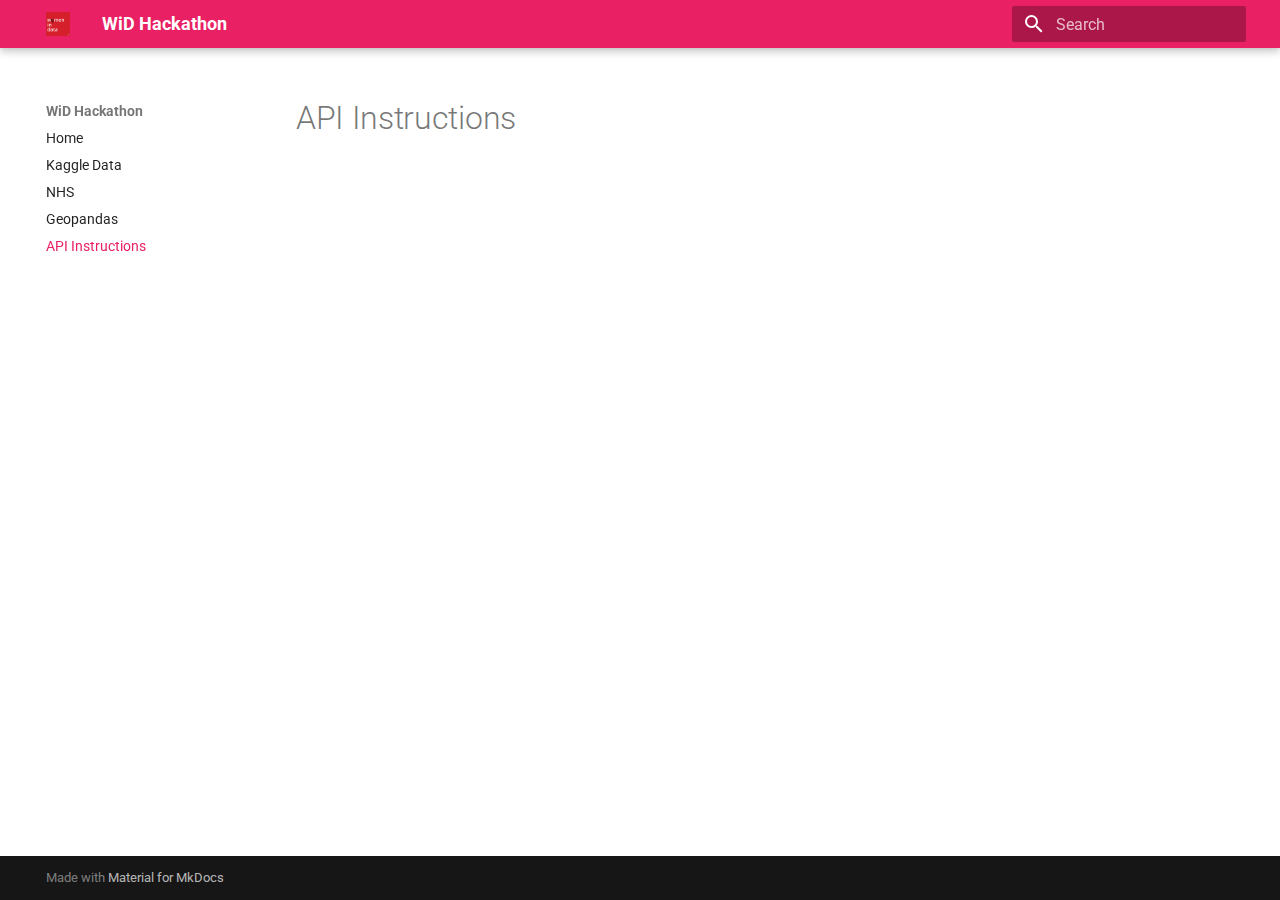
<file: api_instructions/index.html>
<!doctype html>
<html lang="en" class="no-js">
  <head>
    
      <meta charset="utf-8">
      <meta name="viewport" content="width=device-width,initial-scale=1">
      
      
      
      
        <link rel="prev" href="../geopandas/">
      
      
      
      <link rel="icon" href="../img/wid-logo.ico">
      <meta name="generator" content="mkdocs-1.5.2, mkdocs-material-9.2.4">
    
    
      
        <title>API Instructions - WiD Hackathon</title>
      
    
    
      <link rel="stylesheet" href="../assets/stylesheets/main.0e669242.min.css">
      
        
        <link rel="stylesheet" href="../assets/stylesheets/palette.85d0ee34.min.css">
      
      


    
    
      
    
    
      
        
        
        <link rel="preconnect" href="https://fonts.gstatic.com" crossorigin>
        <link rel="stylesheet" href="https://fonts.googleapis.com/css?family=Roboto:300,300i,400,400i,700,700i%7CRoboto+Mono:400,400i,700,700i&display=fallback">
        <style>:root{--md-text-font:"Roboto";--md-code-font:"Roboto Mono"}</style>
      
    
    
      <link rel="stylesheet" href="../stylesheets/extra.css">
    
    <script>__md_scope=new URL("..",location),__md_hash=e=>[...e].reduce((e,_)=>(e<<5)-e+_.charCodeAt(0),0),__md_get=(e,_=localStorage,t=__md_scope)=>JSON.parse(_.getItem(t.pathname+"."+e)),__md_set=(e,_,t=localStorage,a=__md_scope)=>{try{t.setItem(a.pathname+"."+e,JSON.stringify(_))}catch(e){}}</script>
    
      

    
    
    
  </head>
  
  
    
    
    
    
    
    <body dir="ltr" data-md-color-scheme="default" data-md-color-primary="pink" data-md-color-accent="red">
  
    
    
    <input class="md-toggle" data-md-toggle="drawer" type="checkbox" id="__drawer" autocomplete="off">
    <input class="md-toggle" data-md-toggle="search" type="checkbox" id="__search" autocomplete="off">
    <label class="md-overlay" for="__drawer"></label>
    <div data-md-component="skip">
      
    </div>
    <div data-md-component="announce">
      
    </div>
    
    
      

  

<header class="md-header md-header--shadow" data-md-component="header">
  <nav class="md-header__inner md-grid" aria-label="Header">
    <a href=".." title="WiD Hackathon" class="md-header__button md-logo" aria-label="WiD Hackathon" data-md-component="logo">
      
  <img src="../img/wid-logo.png" alt="logo">

    </a>
    <label class="md-header__button md-icon" for="__drawer">
      
      <svg xmlns="http://www.w3.org/2000/svg" viewBox="0 0 24 24"><path d="M3 6h18v2H3V6m0 5h18v2H3v-2m0 5h18v2H3v-2Z"/></svg>
    </label>
    <div class="md-header__title" data-md-component="header-title">
      <div class="md-header__ellipsis">
        <div class="md-header__topic">
          <span class="md-ellipsis">
            WiD Hackathon
          </span>
        </div>
        <div class="md-header__topic" data-md-component="header-topic">
          <span class="md-ellipsis">
            
              API Instructions
            
          </span>
        </div>
      </div>
    </div>
    
      
    
    
    
      <label class="md-header__button md-icon" for="__search">
        
        <svg xmlns="http://www.w3.org/2000/svg" viewBox="0 0 24 24"><path d="M9.5 3A6.5 6.5 0 0 1 16 9.5c0 1.61-.59 3.09-1.56 4.23l.27.27h.79l5 5-1.5 1.5-5-5v-.79l-.27-.27A6.516 6.516 0 0 1 9.5 16 6.5 6.5 0 0 1 3 9.5 6.5 6.5 0 0 1 9.5 3m0 2C7 5 5 7 5 9.5S7 14 9.5 14 14 12 14 9.5 12 5 9.5 5Z"/></svg>
      </label>
      <div class="md-search" data-md-component="search" role="dialog">
  <label class="md-search__overlay" for="__search"></label>
  <div class="md-search__inner" role="search">
    <form class="md-search__form" name="search">
      <input type="text" class="md-search__input" name="query" aria-label="Search" placeholder="Search" autocapitalize="off" autocorrect="off" autocomplete="off" spellcheck="false" data-md-component="search-query" required>
      <label class="md-search__icon md-icon" for="__search">
        
        <svg xmlns="http://www.w3.org/2000/svg" viewBox="0 0 24 24"><path d="M9.5 3A6.5 6.5 0 0 1 16 9.5c0 1.61-.59 3.09-1.56 4.23l.27.27h.79l5 5-1.5 1.5-5-5v-.79l-.27-.27A6.516 6.516 0 0 1 9.5 16 6.5 6.5 0 0 1 3 9.5 6.5 6.5 0 0 1 9.5 3m0 2C7 5 5 7 5 9.5S7 14 9.5 14 14 12 14 9.5 12 5 9.5 5Z"/></svg>
        
        <svg xmlns="http://www.w3.org/2000/svg" viewBox="0 0 24 24"><path d="M20 11v2H8l5.5 5.5-1.42 1.42L4.16 12l7.92-7.92L13.5 5.5 8 11h12Z"/></svg>
      </label>
      <nav class="md-search__options" aria-label="Search">
        
        <button type="reset" class="md-search__icon md-icon" title="Clear" aria-label="Clear" tabindex="-1">
          
          <svg xmlns="http://www.w3.org/2000/svg" viewBox="0 0 24 24"><path d="M19 6.41 17.59 5 12 10.59 6.41 5 5 6.41 10.59 12 5 17.59 6.41 19 12 13.41 17.59 19 19 17.59 13.41 12 19 6.41Z"/></svg>
        </button>
      </nav>
      
    </form>
    <div class="md-search__output">
      <div class="md-search__scrollwrap" data-md-scrollfix>
        <div class="md-search-result" data-md-component="search-result">
          <div class="md-search-result__meta">
            Initializing search
          </div>
          <ol class="md-search-result__list" role="presentation"></ol>
        </div>
      </div>
    </div>
  </div>
</div>
    
    
  </nav>
  
</header>
    
    <div class="md-container" data-md-component="container">
      
      
        
          
        
      
      <main class="md-main" data-md-component="main">
        <div class="md-main__inner md-grid">
          
            
              
              <div class="md-sidebar md-sidebar--primary" data-md-component="sidebar" data-md-type="navigation" >
                <div class="md-sidebar__scrollwrap">
                  <div class="md-sidebar__inner">
                    



<nav class="md-nav md-nav--primary" aria-label="Navigation" data-md-level="0">
  <label class="md-nav__title" for="__drawer">
    <a href=".." title="WiD Hackathon" class="md-nav__button md-logo" aria-label="WiD Hackathon" data-md-component="logo">
      
  <img src="../img/wid-logo.png" alt="logo">

    </a>
    WiD Hackathon
  </label>
  
  <ul class="md-nav__list" data-md-scrollfix>
    
      
      
  
  
  
    <li class="md-nav__item">
      <a href=".." class="md-nav__link">
        
  
  <span class="md-ellipsis">
    Home
  </span>
  

      </a>
    </li>
  

    
      
      
  
  
  
    <li class="md-nav__item">
      <a href="../kaggle_data/" class="md-nav__link">
        
  
  <span class="md-ellipsis">
    Kaggle Data
  </span>
  

      </a>
    </li>
  

    
      
      
  
  
  
    <li class="md-nav__item">
      <a href="../nhs_public_data/" class="md-nav__link">
        
  
  <span class="md-ellipsis">
    NHS
  </span>
  

      </a>
    </li>
  

    
      
      
  
  
  
    <li class="md-nav__item">
      <a href="../geopandas/" class="md-nav__link">
        
  
  <span class="md-ellipsis">
    Geopandas
  </span>
  

      </a>
    </li>
  

    
      
      
  
  
    
  
  
    <li class="md-nav__item md-nav__item--active">
      
      <input class="md-nav__toggle md-toggle" type="checkbox" id="__toc">
      
      
      
      <a href="./" class="md-nav__link md-nav__link--active">
        
  
  <span class="md-ellipsis">
    API Instructions
  </span>
  

      </a>
      
    </li>
  

    
  </ul>
</nav>
                  </div>
                </div>
              </div>
            
            
              
              <div class="md-sidebar md-sidebar--secondary" data-md-component="sidebar" data-md-type="toc" >
                <div class="md-sidebar__scrollwrap">
                  <div class="md-sidebar__inner">
                    

<nav class="md-nav md-nav--secondary" aria-label="Table of contents">
  
  
  
  
</nav>
                  </div>
                </div>
              </div>
            
          
          
            <div class="md-content" data-md-component="content">
              <article class="md-content__inner md-typeset">
                
                  


  <h1>API Instructions</h1>







                
              </article>
            </div>
          
          
        </div>
        
      </main>
      
        <footer class="md-footer">
  
  <div class="md-footer-meta md-typeset">
    <div class="md-footer-meta__inner md-grid">
      <div class="md-copyright">
  
  
    Made with
    <a href="https://squidfunk.github.io/mkdocs-material/" target="_blank" rel="noopener">
      Material for MkDocs
    </a>
  
</div>
      
    </div>
  </div>
</footer>
      
    </div>
    <div class="md-dialog" data-md-component="dialog">
      <div class="md-dialog__inner md-typeset"></div>
    </div>
    
    <script id="__config" type="application/json">{"base": "..", "features": [], "search": "../assets/javascripts/workers/search.dfff1995.min.js", "translations": {"clipboard.copied": "Copied to clipboard", "clipboard.copy": "Copy to clipboard", "search.result.more.one": "1 more on this page", "search.result.more.other": "# more on this page", "search.result.none": "No matching documents", "search.result.one": "1 matching document", "search.result.other": "# matching documents", "search.result.placeholder": "Type to start searching", "search.result.term.missing": "Missing", "select.version": "Select version"}}</script>
    
    
      <script src="../assets/javascripts/bundle.78eede0e.min.js"></script>
      
    
  </body>
</html>
</file>
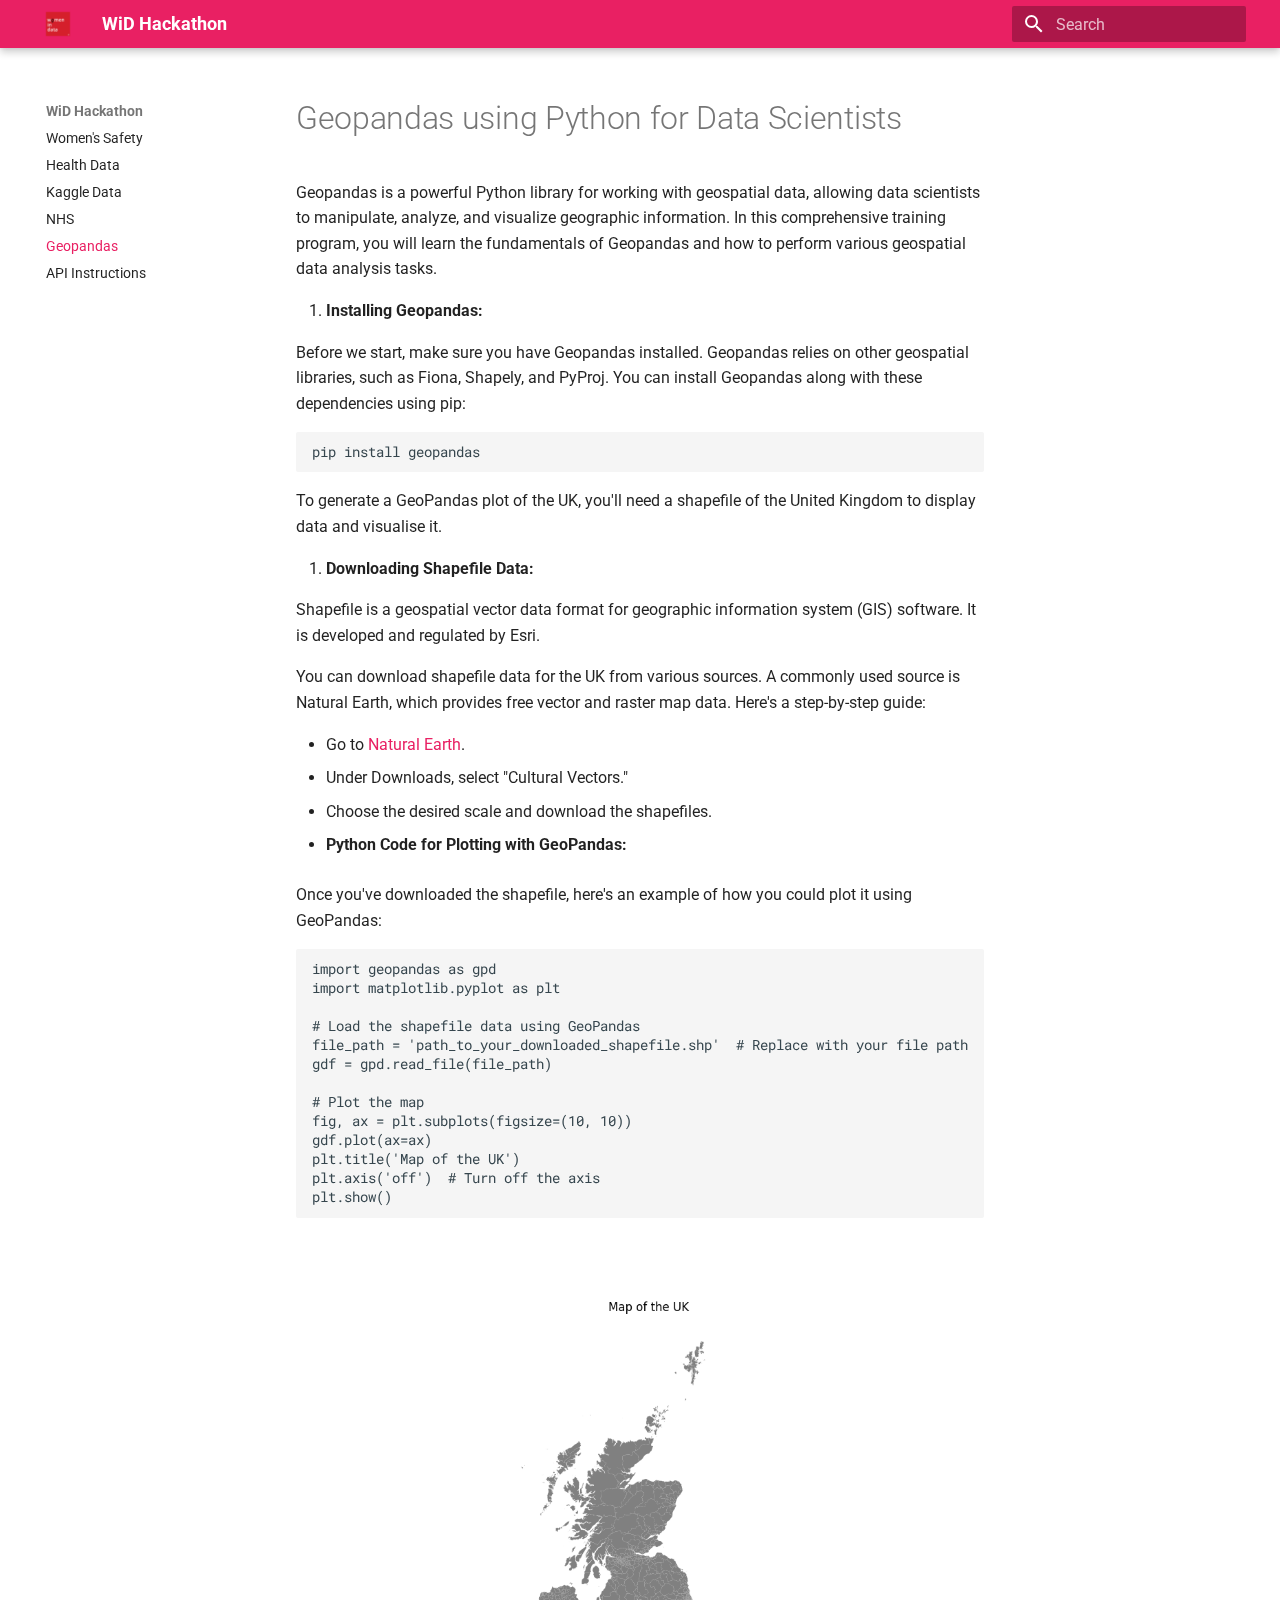
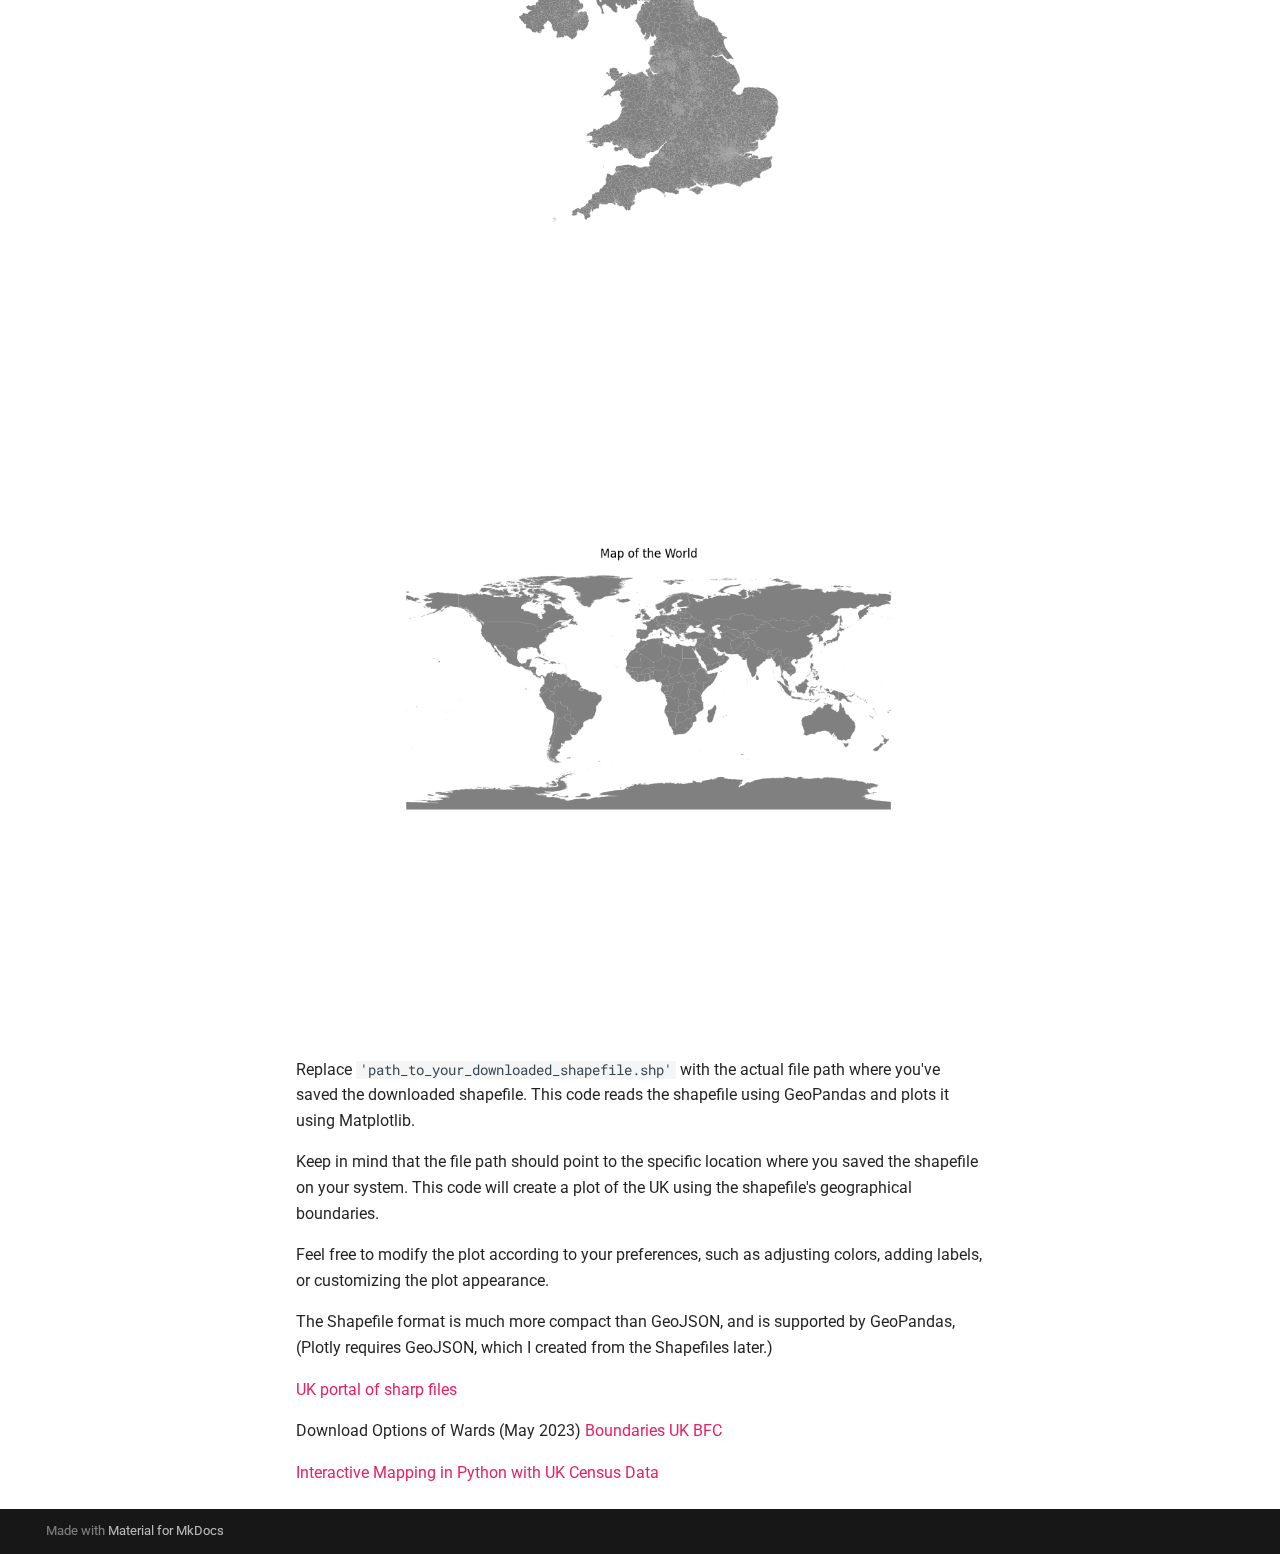
<file: geopandas/index.html>
<!doctype html>
<html lang="en" class="no-js">
  <head>
    
      <meta charset="utf-8">
      <meta name="viewport" content="width=device-width,initial-scale=1">
      
      
      
      
        <link rel="prev" href="../nhs_public_data/">
      
      
        <link rel="next" href="../api_instructions/">
      
      
      <link rel="icon" href="../img/wid-logo.ico">
      <meta name="generator" content="mkdocs-1.5.2, mkdocs-material-9.2.4">
    
    
      
        <title>Geopandas - WiD Hackathon</title>
      
    
    
      <link rel="stylesheet" href="../assets/stylesheets/main.0e669242.min.css">
      
        
        <link rel="stylesheet" href="../assets/stylesheets/palette.85d0ee34.min.css">
      
      


    
    
      
    
    
      
        
        
        <link rel="preconnect" href="https://fonts.gstatic.com" crossorigin>
        <link rel="stylesheet" href="https://fonts.googleapis.com/css?family=Roboto:300,300i,400,400i,700,700i%7CRoboto+Mono:400,400i,700,700i&display=fallback">
        <style>:root{--md-text-font:"Roboto";--md-code-font:"Roboto Mono"}</style>
      
    
    
      <link rel="stylesheet" href="../stylesheets/extra.css">
    
    <script>__md_scope=new URL("..",location),__md_hash=e=>[...e].reduce((e,_)=>(e<<5)-e+_.charCodeAt(0),0),__md_get=(e,_=localStorage,t=__md_scope)=>JSON.parse(_.getItem(t.pathname+"."+e)),__md_set=(e,_,t=localStorage,a=__md_scope)=>{try{t.setItem(a.pathname+"."+e,JSON.stringify(_))}catch(e){}}</script>
    
      

    
    
    
  </head>
  
  
    
    
    
    
    
    <body dir="ltr" data-md-color-scheme="default" data-md-color-primary="pink" data-md-color-accent="red">
  
    
    
    <input class="md-toggle" data-md-toggle="drawer" type="checkbox" id="__drawer" autocomplete="off">
    <input class="md-toggle" data-md-toggle="search" type="checkbox" id="__search" autocomplete="off">
    <label class="md-overlay" for="__drawer"></label>
    <div data-md-component="skip">
      
        
        <a href="#geopandas-using-python-for-data-scientists" class="md-skip">
          Skip to content
        </a>
      
    </div>
    <div data-md-component="announce">
      
    </div>
    
    
      

  

<header class="md-header md-header--shadow" data-md-component="header">
  <nav class="md-header__inner md-grid" aria-label="Header">
    <a href=".." title="WiD Hackathon" class="md-header__button md-logo" aria-label="WiD Hackathon" data-md-component="logo">
      
  <img src="../img/wid-logo.png" alt="logo">

    </a>
    <label class="md-header__button md-icon" for="__drawer">
      
      <svg xmlns="http://www.w3.org/2000/svg" viewBox="0 0 24 24"><path d="M3 6h18v2H3V6m0 5h18v2H3v-2m0 5h18v2H3v-2Z"/></svg>
    </label>
    <div class="md-header__title" data-md-component="header-title">
      <div class="md-header__ellipsis">
        <div class="md-header__topic">
          <span class="md-ellipsis">
            WiD Hackathon
          </span>
        </div>
        <div class="md-header__topic" data-md-component="header-topic">
          <span class="md-ellipsis">
            
              Geopandas
            
          </span>
        </div>
      </div>
    </div>
    
      
    
    
    
      <label class="md-header__button md-icon" for="__search">
        
        <svg xmlns="http://www.w3.org/2000/svg" viewBox="0 0 24 24"><path d="M9.5 3A6.5 6.5 0 0 1 16 9.5c0 1.61-.59 3.09-1.56 4.23l.27.27h.79l5 5-1.5 1.5-5-5v-.79l-.27-.27A6.516 6.516 0 0 1 9.5 16 6.5 6.5 0 0 1 3 9.5 6.5 6.5 0 0 1 9.5 3m0 2C7 5 5 7 5 9.5S7 14 9.5 14 14 12 14 9.5 12 5 9.5 5Z"/></svg>
      </label>
      <div class="md-search" data-md-component="search" role="dialog">
  <label class="md-search__overlay" for="__search"></label>
  <div class="md-search__inner" role="search">
    <form class="md-search__form" name="search">
      <input type="text" class="md-search__input" name="query" aria-label="Search" placeholder="Search" autocapitalize="off" autocorrect="off" autocomplete="off" spellcheck="false" data-md-component="search-query" required>
      <label class="md-search__icon md-icon" for="__search">
        
        <svg xmlns="http://www.w3.org/2000/svg" viewBox="0 0 24 24"><path d="M9.5 3A6.5 6.5 0 0 1 16 9.5c0 1.61-.59 3.09-1.56 4.23l.27.27h.79l5 5-1.5 1.5-5-5v-.79l-.27-.27A6.516 6.516 0 0 1 9.5 16 6.5 6.5 0 0 1 3 9.5 6.5 6.5 0 0 1 9.5 3m0 2C7 5 5 7 5 9.5S7 14 9.5 14 14 12 14 9.5 12 5 9.5 5Z"/></svg>
        
        <svg xmlns="http://www.w3.org/2000/svg" viewBox="0 0 24 24"><path d="M20 11v2H8l5.5 5.5-1.42 1.42L4.16 12l7.92-7.92L13.5 5.5 8 11h12Z"/></svg>
      </label>
      <nav class="md-search__options" aria-label="Search">
        
        <button type="reset" class="md-search__icon md-icon" title="Clear" aria-label="Clear" tabindex="-1">
          
          <svg xmlns="http://www.w3.org/2000/svg" viewBox="0 0 24 24"><path d="M19 6.41 17.59 5 12 10.59 6.41 5 5 6.41 10.59 12 5 17.59 6.41 19 12 13.41 17.59 19 19 17.59 13.41 12 19 6.41Z"/></svg>
        </button>
      </nav>
      
    </form>
    <div class="md-search__output">
      <div class="md-search__scrollwrap" data-md-scrollfix>
        <div class="md-search-result" data-md-component="search-result">
          <div class="md-search-result__meta">
            Initializing search
          </div>
          <ol class="md-search-result__list" role="presentation"></ol>
        </div>
      </div>
    </div>
  </div>
</div>
    
    
  </nav>
  
</header>
    
    <div class="md-container" data-md-component="container">
      
      
        
          
        
      
      <main class="md-main" data-md-component="main">
        <div class="md-main__inner md-grid">
          
            
              
              <div class="md-sidebar md-sidebar--primary" data-md-component="sidebar" data-md-type="navigation" >
                <div class="md-sidebar__scrollwrap">
                  <div class="md-sidebar__inner">
                    



<nav class="md-nav md-nav--primary" aria-label="Navigation" data-md-level="0">
  <label class="md-nav__title" for="__drawer">
    <a href=".." title="WiD Hackathon" class="md-nav__button md-logo" aria-label="WiD Hackathon" data-md-component="logo">
      
  <img src="../img/wid-logo.png" alt="logo">

    </a>
    WiD Hackathon
  </label>
  
  <ul class="md-nav__list" data-md-scrollfix>
    
      
      
  
  
  
    <li class="md-nav__item">
      <a href=".." class="md-nav__link">
        
  
  <span class="md-ellipsis">
    Women's Safety
  </span>
  

      </a>
    </li>
  

    
      
      
  
  
  
    <li class="md-nav__item">
      <a href="../health_data/" class="md-nav__link">
        
  
  <span class="md-ellipsis">
    Health Data
  </span>
  

      </a>
    </li>
  

    
      
      
  
  
  
    <li class="md-nav__item">
      <a href="../kaggle_data/" class="md-nav__link">
        
  
  <span class="md-ellipsis">
    Kaggle Data
  </span>
  

      </a>
    </li>
  

    
      
      
  
  
  
    <li class="md-nav__item">
      <a href="../nhs_public_data/" class="md-nav__link">
        
  
  <span class="md-ellipsis">
    NHS
  </span>
  

      </a>
    </li>
  

    
      
      
  
  
    
  
  
    <li class="md-nav__item md-nav__item--active">
      
      <input class="md-nav__toggle md-toggle" type="checkbox" id="__toc">
      
      
        
      
      
      <a href="./" class="md-nav__link md-nav__link--active">
        
  
  <span class="md-ellipsis">
    Geopandas
  </span>
  

      </a>
      
    </li>
  

    
      
      
  
  
  
    <li class="md-nav__item">
      <a href="../api_instructions/" class="md-nav__link">
        
  
  <span class="md-ellipsis">
    API Instructions
  </span>
  

      </a>
    </li>
  

    
  </ul>
</nav>
                  </div>
                </div>
              </div>
            
            
              
              <div class="md-sidebar md-sidebar--secondary" data-md-component="sidebar" data-md-type="toc" >
                <div class="md-sidebar__scrollwrap">
                  <div class="md-sidebar__inner">
                    

<nav class="md-nav md-nav--secondary" aria-label="Table of contents">
  
  
  
    
  
  
</nav>
                  </div>
                </div>
              </div>
            
          
          
            <div class="md-content" data-md-component="content">
              <article class="md-content__inner md-typeset">
                
                  


<h1 id="geopandas-using-python-for-data-scientists">Geopandas using Python for Data Scientists</h1>
<p>Geopandas is a powerful Python library for working with geospatial data, 
allowing data scientists to manipulate, analyze, and visualize geographic 
information. In this comprehensive training program, you will learn the 
fundamentals of Geopandas and how to perform various geospatial data 
analysis tasks.</p>
<ol>
<li><strong>Installing Geopandas:</strong></li>
</ol>
<p>Before we start, make sure you have Geopandas installed. Geopandas relies 
on other geospatial libraries, such as Fiona, Shapely, and PyProj. You can 
install Geopandas along with these dependencies using pip:</p>
<pre><code class="language-bash">pip install geopandas
</code></pre>
<p>To generate a GeoPandas plot of the UK, you'll need a shapefile of the United 
Kingdom to display data and visualise it.</p>
<ol>
<li><strong>Downloading Shapefile Data:</strong></li>
</ol>
<p>Shapefile is a geospatial vector data format for geographic information 
system (GIS) software. It is developed and regulated by Esri.</p>
<p>You can download shapefile data for the UK from various sources. A 
commonly used source is Natural Earth, which provides free vector and 
raster map data. Here's a step-by-step guide:</p>
<ul>
<li>Go to <a href="https://www.naturalearthdata.com/">Natural Earth</a>.</li>
<li>Under Downloads, select "Cultural Vectors."</li>
<li>
<p>Choose the desired scale and download the shapefiles.</p>
</li>
<li>
<p><strong>Python Code for Plotting with GeoPandas:</strong></p>
</li>
</ul>
<p>Once you've downloaded the shapefile, here's an example of how you could 
plot it using GeoPandas:</p>
<pre><code class="language-python">import geopandas as gpd
import matplotlib.pyplot as plt

# Load the shapefile data using GeoPandas
file_path = 'path_to_your_downloaded_shapefile.shp'  # Replace with your file path
gdf = gpd.read_file(file_path)

# Plot the map
fig, ax = plt.subplots(figsize=(10, 10))
gdf.plot(ax=ax)
plt.title('Map of the UK')
plt.axis('off')  # Turn off the axis
plt.show()
</code></pre>
<p><img alt="map_of_the_uk.png" src="../img/map_of_the_uk.png" /></p>
<p><img alt="map_of_the_world.png" src="../img/map_of_the_world.png" /></p>
<p>Replace <code>'path_to_your_downloaded_shapefile.shp'</code> with the actual file 
path where you've saved the downloaded shapefile. This code reads the 
shapefile using GeoPandas and plots it using Matplotlib.</p>
<p>Keep in mind that the file path should point to the specific location 
where you saved the shapefile on your system. This code will create a plot 
of the UK using the shapefile's geographical boundaries.</p>
<p>Feel free to modify the plot according to your preferences, such as 
adjusting colors, adding labels, or customizing the plot appearance.</p>
<p>The Shapefile format is much more compact than GeoJSON, and is supported 
by GeoPandas, (Plotly requires GeoJSON, which I created from the Shapefiles later.)</p>
<p><a href="https://geoportal.statistics.gov.uk/">UK portal of sharp files</a></p>
<p>Download Options of Wards (May 2023) <a href="https://geoportal.statistics.gov.uk/datasets/ons::wards-may-2023-boundaries-uk-bfc/explore">Boundaries UK BFC</a></p>
<p><a href="https://medium.com/@patohara60/interactive-mapping-in-python-with-uk-census-data-6e571c60ff4">Interactive Mapping in Python with UK Census Data</a></p>





                
              </article>
            </div>
          
          
        </div>
        
      </main>
      
        <footer class="md-footer">
  
  <div class="md-footer-meta md-typeset">
    <div class="md-footer-meta__inner md-grid">
      <div class="md-copyright">
  
  
    Made with
    <a href="https://squidfunk.github.io/mkdocs-material/" target="_blank" rel="noopener">
      Material for MkDocs
    </a>
  
</div>
      
    </div>
  </div>
</footer>
      
    </div>
    <div class="md-dialog" data-md-component="dialog">
      <div class="md-dialog__inner md-typeset"></div>
    </div>
    
    <script id="__config" type="application/json">{"base": "..", "features": [], "search": "../assets/javascripts/workers/search.dfff1995.min.js", "translations": {"clipboard.copied": "Copied to clipboard", "clipboard.copy": "Copy to clipboard", "search.result.more.one": "1 more on this page", "search.result.more.other": "# more on this page", "search.result.none": "No matching documents", "search.result.one": "1 matching document", "search.result.other": "# matching documents", "search.result.placeholder": "Type to start searching", "search.result.term.missing": "Missing", "select.version": "Select version"}}</script>
    
    
      <script src="../assets/javascripts/bundle.78eede0e.min.js"></script>
      
    
  </body>
</html>
</file>
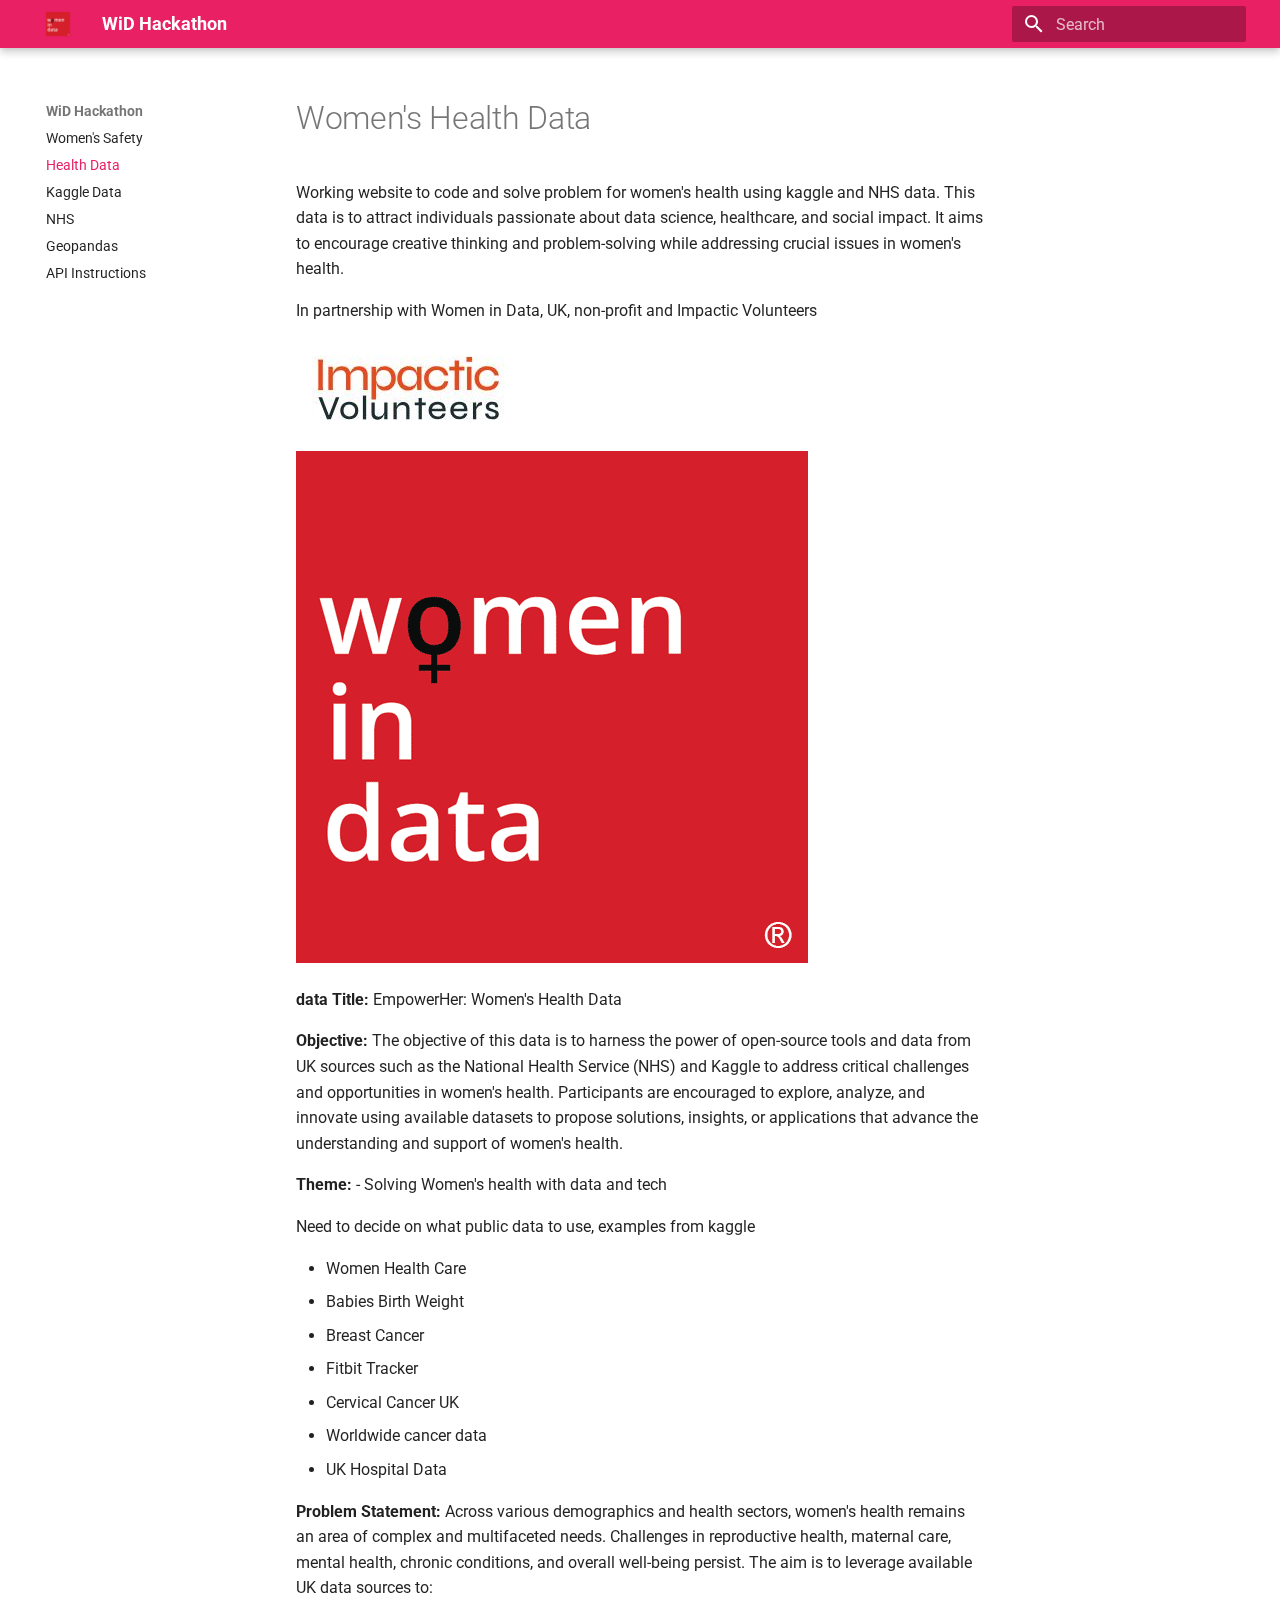
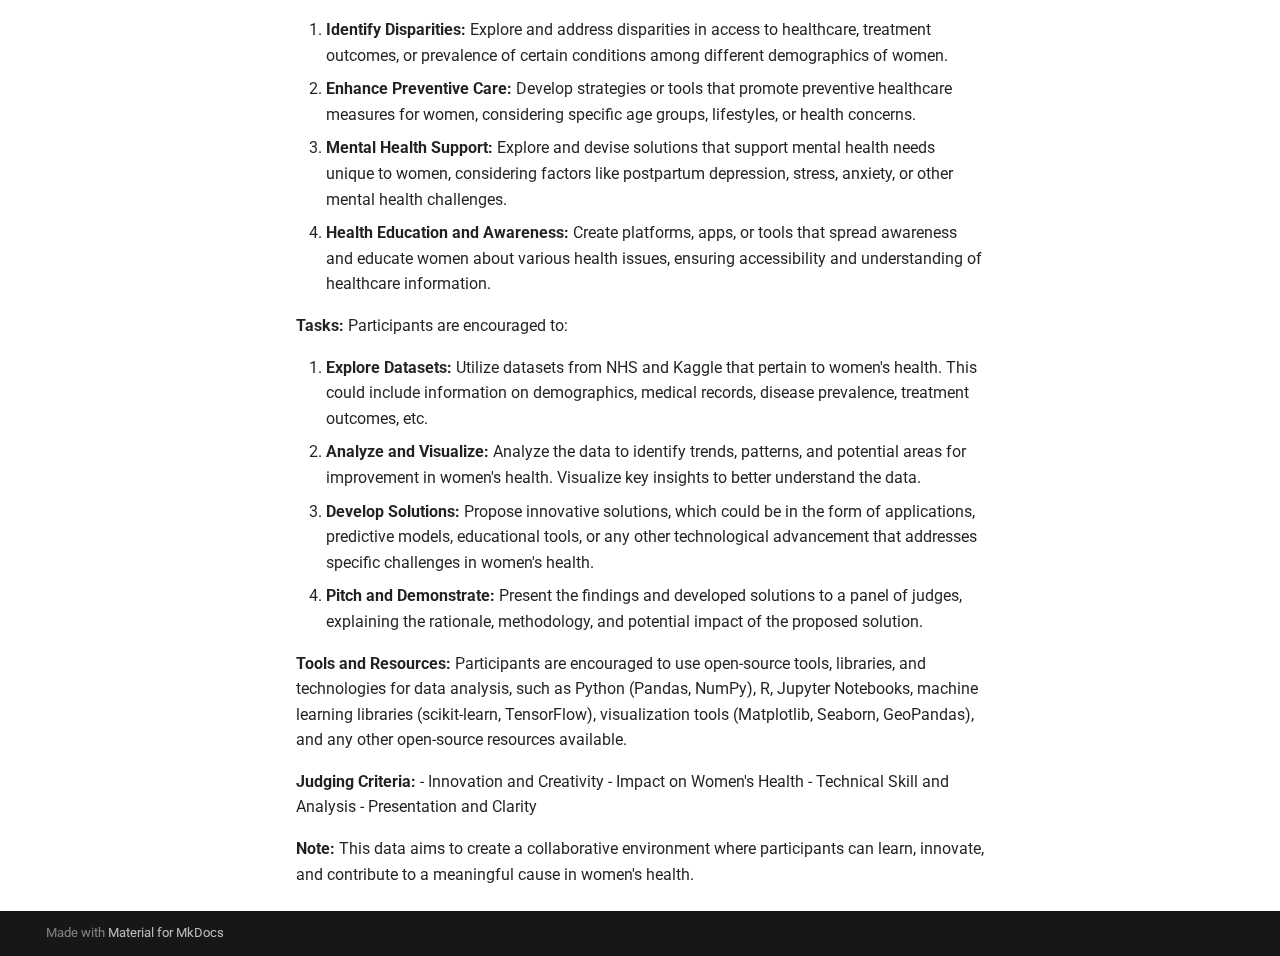
<file: health_data/index.html>
<!doctype html>
<html lang="en" class="no-js">
  <head>
    
      <meta charset="utf-8">
      <meta name="viewport" content="width=device-width,initial-scale=1">
      
      
      
      
        <link rel="prev" href="..">
      
      
        <link rel="next" href="../kaggle_data/">
      
      
      <link rel="icon" href="../img/wid-logo.ico">
      <meta name="generator" content="mkdocs-1.5.2, mkdocs-material-9.2.4">
    
    
      
        <title>Health Data - WiD Hackathon</title>
      
    
    
      <link rel="stylesheet" href="../assets/stylesheets/main.0e669242.min.css">
      
        
        <link rel="stylesheet" href="../assets/stylesheets/palette.85d0ee34.min.css">
      
      


    
    
      
    
    
      
        
        
        <link rel="preconnect" href="https://fonts.gstatic.com" crossorigin>
        <link rel="stylesheet" href="https://fonts.googleapis.com/css?family=Roboto:300,300i,400,400i,700,700i%7CRoboto+Mono:400,400i,700,700i&display=fallback">
        <style>:root{--md-text-font:"Roboto";--md-code-font:"Roboto Mono"}</style>
      
    
    
      <link rel="stylesheet" href="../stylesheets/extra.css">
    
    <script>__md_scope=new URL("..",location),__md_hash=e=>[...e].reduce((e,_)=>(e<<5)-e+_.charCodeAt(0),0),__md_get=(e,_=localStorage,t=__md_scope)=>JSON.parse(_.getItem(t.pathname+"."+e)),__md_set=(e,_,t=localStorage,a=__md_scope)=>{try{t.setItem(a.pathname+"."+e,JSON.stringify(_))}catch(e){}}</script>
    
      

    
    
    
  </head>
  
  
    
    
    
    
    
    <body dir="ltr" data-md-color-scheme="default" data-md-color-primary="pink" data-md-color-accent="red">
  
    
    
    <input class="md-toggle" data-md-toggle="drawer" type="checkbox" id="__drawer" autocomplete="off">
    <input class="md-toggle" data-md-toggle="search" type="checkbox" id="__search" autocomplete="off">
    <label class="md-overlay" for="__drawer"></label>
    <div data-md-component="skip">
      
        
        <a href="#womens-health-data" class="md-skip">
          Skip to content
        </a>
      
    </div>
    <div data-md-component="announce">
      
    </div>
    
    
      

  

<header class="md-header md-header--shadow" data-md-component="header">
  <nav class="md-header__inner md-grid" aria-label="Header">
    <a href=".." title="WiD Hackathon" class="md-header__button md-logo" aria-label="WiD Hackathon" data-md-component="logo">
      
  <img src="../img/wid-logo.png" alt="logo">

    </a>
    <label class="md-header__button md-icon" for="__drawer">
      
      <svg xmlns="http://www.w3.org/2000/svg" viewBox="0 0 24 24"><path d="M3 6h18v2H3V6m0 5h18v2H3v-2m0 5h18v2H3v-2Z"/></svg>
    </label>
    <div class="md-header__title" data-md-component="header-title">
      <div class="md-header__ellipsis">
        <div class="md-header__topic">
          <span class="md-ellipsis">
            WiD Hackathon
          </span>
        </div>
        <div class="md-header__topic" data-md-component="header-topic">
          <span class="md-ellipsis">
            
              Health Data
            
          </span>
        </div>
      </div>
    </div>
    
      
    
    
    
      <label class="md-header__button md-icon" for="__search">
        
        <svg xmlns="http://www.w3.org/2000/svg" viewBox="0 0 24 24"><path d="M9.5 3A6.5 6.5 0 0 1 16 9.5c0 1.61-.59 3.09-1.56 4.23l.27.27h.79l5 5-1.5 1.5-5-5v-.79l-.27-.27A6.516 6.516 0 0 1 9.5 16 6.5 6.5 0 0 1 3 9.5 6.5 6.5 0 0 1 9.5 3m0 2C7 5 5 7 5 9.5S7 14 9.5 14 14 12 14 9.5 12 5 9.5 5Z"/></svg>
      </label>
      <div class="md-search" data-md-component="search" role="dialog">
  <label class="md-search__overlay" for="__search"></label>
  <div class="md-search__inner" role="search">
    <form class="md-search__form" name="search">
      <input type="text" class="md-search__input" name="query" aria-label="Search" placeholder="Search" autocapitalize="off" autocorrect="off" autocomplete="off" spellcheck="false" data-md-component="search-query" required>
      <label class="md-search__icon md-icon" for="__search">
        
        <svg xmlns="http://www.w3.org/2000/svg" viewBox="0 0 24 24"><path d="M9.5 3A6.5 6.5 0 0 1 16 9.5c0 1.61-.59 3.09-1.56 4.23l.27.27h.79l5 5-1.5 1.5-5-5v-.79l-.27-.27A6.516 6.516 0 0 1 9.5 16 6.5 6.5 0 0 1 3 9.5 6.5 6.5 0 0 1 9.5 3m0 2C7 5 5 7 5 9.5S7 14 9.5 14 14 12 14 9.5 12 5 9.5 5Z"/></svg>
        
        <svg xmlns="http://www.w3.org/2000/svg" viewBox="0 0 24 24"><path d="M20 11v2H8l5.5 5.5-1.42 1.42L4.16 12l7.92-7.92L13.5 5.5 8 11h12Z"/></svg>
      </label>
      <nav class="md-search__options" aria-label="Search">
        
        <button type="reset" class="md-search__icon md-icon" title="Clear" aria-label="Clear" tabindex="-1">
          
          <svg xmlns="http://www.w3.org/2000/svg" viewBox="0 0 24 24"><path d="M19 6.41 17.59 5 12 10.59 6.41 5 5 6.41 10.59 12 5 17.59 6.41 19 12 13.41 17.59 19 19 17.59 13.41 12 19 6.41Z"/></svg>
        </button>
      </nav>
      
    </form>
    <div class="md-search__output">
      <div class="md-search__scrollwrap" data-md-scrollfix>
        <div class="md-search-result" data-md-component="search-result">
          <div class="md-search-result__meta">
            Initializing search
          </div>
          <ol class="md-search-result__list" role="presentation"></ol>
        </div>
      </div>
    </div>
  </div>
</div>
    
    
  </nav>
  
</header>
    
    <div class="md-container" data-md-component="container">
      
      
        
          
        
      
      <main class="md-main" data-md-component="main">
        <div class="md-main__inner md-grid">
          
            
              
              <div class="md-sidebar md-sidebar--primary" data-md-component="sidebar" data-md-type="navigation" >
                <div class="md-sidebar__scrollwrap">
                  <div class="md-sidebar__inner">
                    



<nav class="md-nav md-nav--primary" aria-label="Navigation" data-md-level="0">
  <label class="md-nav__title" for="__drawer">
    <a href=".." title="WiD Hackathon" class="md-nav__button md-logo" aria-label="WiD Hackathon" data-md-component="logo">
      
  <img src="../img/wid-logo.png" alt="logo">

    </a>
    WiD Hackathon
  </label>
  
  <ul class="md-nav__list" data-md-scrollfix>
    
      
      
  
  
  
    <li class="md-nav__item">
      <a href=".." class="md-nav__link">
        
  
  <span class="md-ellipsis">
    Women's Safety
  </span>
  

      </a>
    </li>
  

    
      
      
  
  
    
  
  
    <li class="md-nav__item md-nav__item--active">
      
      <input class="md-nav__toggle md-toggle" type="checkbox" id="__toc">
      
      
        
      
      
      <a href="./" class="md-nav__link md-nav__link--active">
        
  
  <span class="md-ellipsis">
    Health Data
  </span>
  

      </a>
      
    </li>
  

    
      
      
  
  
  
    <li class="md-nav__item">
      <a href="../kaggle_data/" class="md-nav__link">
        
  
  <span class="md-ellipsis">
    Kaggle Data
  </span>
  

      </a>
    </li>
  

    
      
      
  
  
  
    <li class="md-nav__item">
      <a href="../nhs_public_data/" class="md-nav__link">
        
  
  <span class="md-ellipsis">
    NHS
  </span>
  

      </a>
    </li>
  

    
      
      
  
  
  
    <li class="md-nav__item">
      <a href="../geopandas/" class="md-nav__link">
        
  
  <span class="md-ellipsis">
    Geopandas
  </span>
  

      </a>
    </li>
  

    
      
      
  
  
  
    <li class="md-nav__item">
      <a href="../api_instructions/" class="md-nav__link">
        
  
  <span class="md-ellipsis">
    API Instructions
  </span>
  

      </a>
    </li>
  

    
  </ul>
</nav>
                  </div>
                </div>
              </div>
            
            
              
              <div class="md-sidebar md-sidebar--secondary" data-md-component="sidebar" data-md-type="toc" >
                <div class="md-sidebar__scrollwrap">
                  <div class="md-sidebar__inner">
                    

<nav class="md-nav md-nav--secondary" aria-label="Table of contents">
  
  
  
    
  
  
</nav>
                  </div>
                </div>
              </div>
            
          
          
            <div class="md-content" data-md-component="content">
              <article class="md-content__inner md-typeset">
                
                  


<h1 id="womens-health-data">Women's Health Data</h1>
<p>Working website to code and solve problem for women's health using kaggle 
and NHS data. This data is to attract individuals passionate about data 
science, healthcare, and social impact. It aims to encourage creative 
thinking and problem-solving while addressing crucial issues in women's health.</p>
<p>In partnership with Women in Data, UK, non-profit and Impactic Volunteers</p>
<p><img alt="impact volenteers" src="../img/Impactic.JPG" />
<img alt="wid-logo.png" src="../img/wid-logo.png" /> </p>
<p><strong>data Title:</strong> EmpowerHer: Women's Health Data</p>
<p><strong>Objective:</strong> The objective of this data is to harness the power of open-source tools and data from UK sources such as the National Health Service (NHS) and Kaggle to address critical challenges and opportunities in women's health. Participants are encouraged to explore, analyze, and innovate using available datasets to propose solutions, insights, or applications that advance the understanding and support of women's health.</p>
<p><strong>Theme:</strong>
- Solving Women's health with data and tech</p>
<p>Need to decide on what public data to use, examples from kaggle </p>
<ul>
<li>Women Health Care</li>
<li>Babies Birth Weight</li>
<li>Breast Cancer </li>
<li>Fitbit Tracker</li>
<li>Cervical Cancer UK</li>
<li>Worldwide cancer data</li>
<li>UK Hospital Data</li>
</ul>
<p><strong>Problem Statement:</strong> Across various demographics and health sectors, 
women's health remains an area of complex and multifaceted needs. 
Challenges in reproductive health, maternal care, mental health, chronic 
conditions, and overall well-being persist. The aim is to leverage 
available UK data sources to:</p>
<ol>
<li><strong>Identify Disparities:</strong> Explore and address disparities in access to 
   healthcare, treatment outcomes, or prevalence of certain conditions 
   among different demographics of women.</li>
<li><strong>Enhance Preventive Care:</strong> Develop strategies or tools that promote 
   preventive healthcare measures for women, considering specific age 
   groups, lifestyles, or health concerns.</li>
<li><strong>Mental Health Support:</strong> Explore and devise solutions that support 
   mental health needs unique to women, considering factors like 
   postpartum depression, stress, anxiety, or other mental health challenges.</li>
<li><strong>Health Education and Awareness:</strong> Create platforms, apps, or tools 
   that spread awareness and educate women about various health issues, 
   ensuring accessibility and understanding of healthcare information.</li>
</ol>
<p><strong>Tasks:</strong>
Participants are encouraged to:</p>
<ol>
<li><strong>Explore Datasets:</strong> Utilize datasets from NHS and Kaggle that pertain 
   to women's health. This could include information on demographics, 
   medical records, disease prevalence, treatment outcomes, etc.</li>
<li><strong>Analyze and Visualize:</strong> Analyze the data to identify trends, 
   patterns, and potential areas for improvement in women's health. 
   Visualize key insights to better understand the data.</li>
<li><strong>Develop Solutions:</strong> Propose innovative solutions, which could be in 
   the form of applications, predictive models, educational tools, or any 
   other technological advancement that addresses specific challenges in 
   women's health.</li>
<li><strong>Pitch and Demonstrate:</strong> Present the findings and developed solutions 
   to a panel of judges, explaining the rationale, methodology, and 
   potential impact of the proposed solution.</li>
</ol>
<p><strong>Tools and Resources:</strong>
 Participants are encouraged to use open-source tools, libraries, and 
 technologies for data analysis, such as Python (Pandas, NumPy), R, Jupyter 
 Notebooks, machine learning libraries (scikit-learn, TensorFlow), 
 visualization tools (Matplotlib, Seaborn, GeoPandas), and any other 
 open-source resources available.</p>
<p><strong>Judging Criteria:</strong>
- Innovation and Creativity
- Impact on Women's Health
- Technical Skill and Analysis
- Presentation and Clarity</p>
<p><strong>Note:</strong> This data aims to create a collaborative environment where 
participants can learn, innovate, and contribute to a meaningful cause in 
women's health.</p>





                
              </article>
            </div>
          
          
        </div>
        
      </main>
      
        <footer class="md-footer">
  
  <div class="md-footer-meta md-typeset">
    <div class="md-footer-meta__inner md-grid">
      <div class="md-copyright">
  
  
    Made with
    <a href="https://squidfunk.github.io/mkdocs-material/" target="_blank" rel="noopener">
      Material for MkDocs
    </a>
  
</div>
      
    </div>
  </div>
</footer>
      
    </div>
    <div class="md-dialog" data-md-component="dialog">
      <div class="md-dialog__inner md-typeset"></div>
    </div>
    
    <script id="__config" type="application/json">{"base": "..", "features": [], "search": "../assets/javascripts/workers/search.dfff1995.min.js", "translations": {"clipboard.copied": "Copied to clipboard", "clipboard.copy": "Copy to clipboard", "search.result.more.one": "1 more on this page", "search.result.more.other": "# more on this page", "search.result.none": "No matching documents", "search.result.one": "1 matching document", "search.result.other": "# matching documents", "search.result.placeholder": "Type to start searching", "search.result.term.missing": "Missing", "select.version": "Select version"}}</script>
    
    
      <script src="../assets/javascripts/bundle.78eede0e.min.js"></script>
      
    
  </body>
</html>
</file>
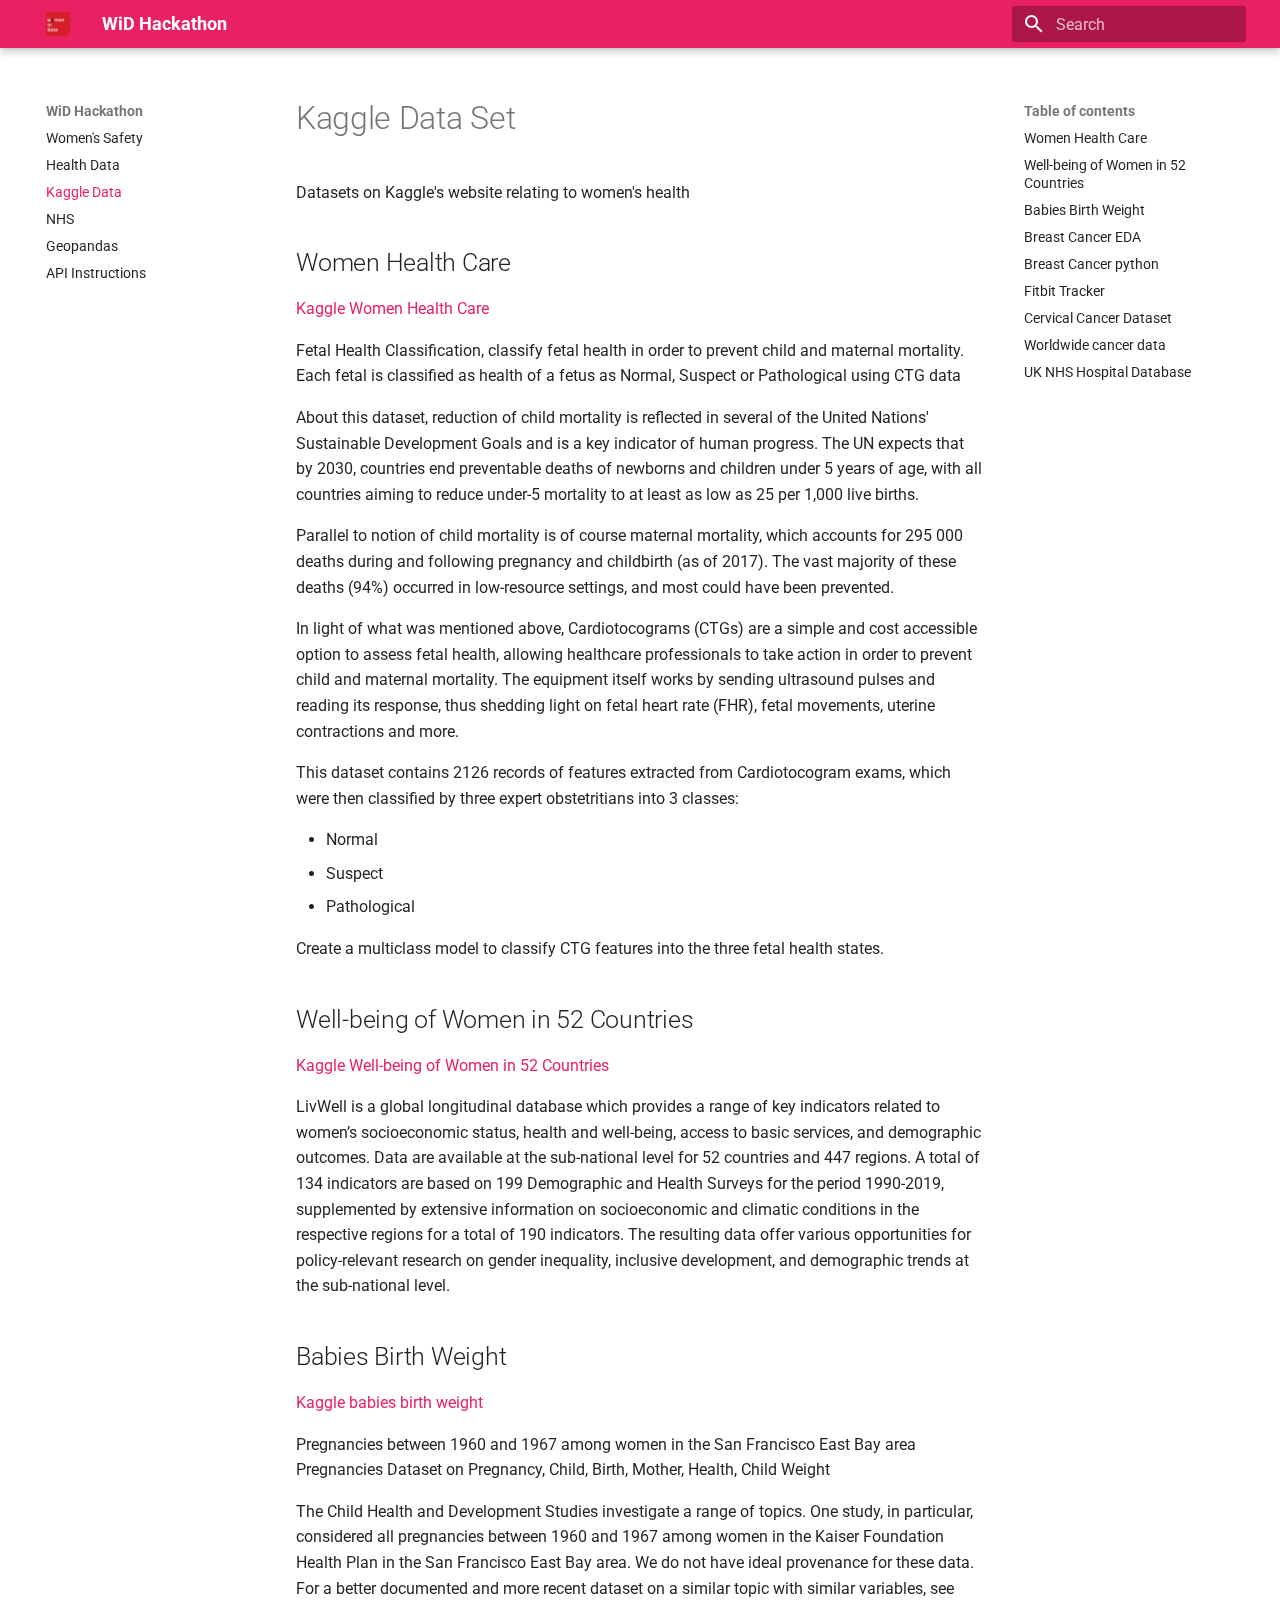
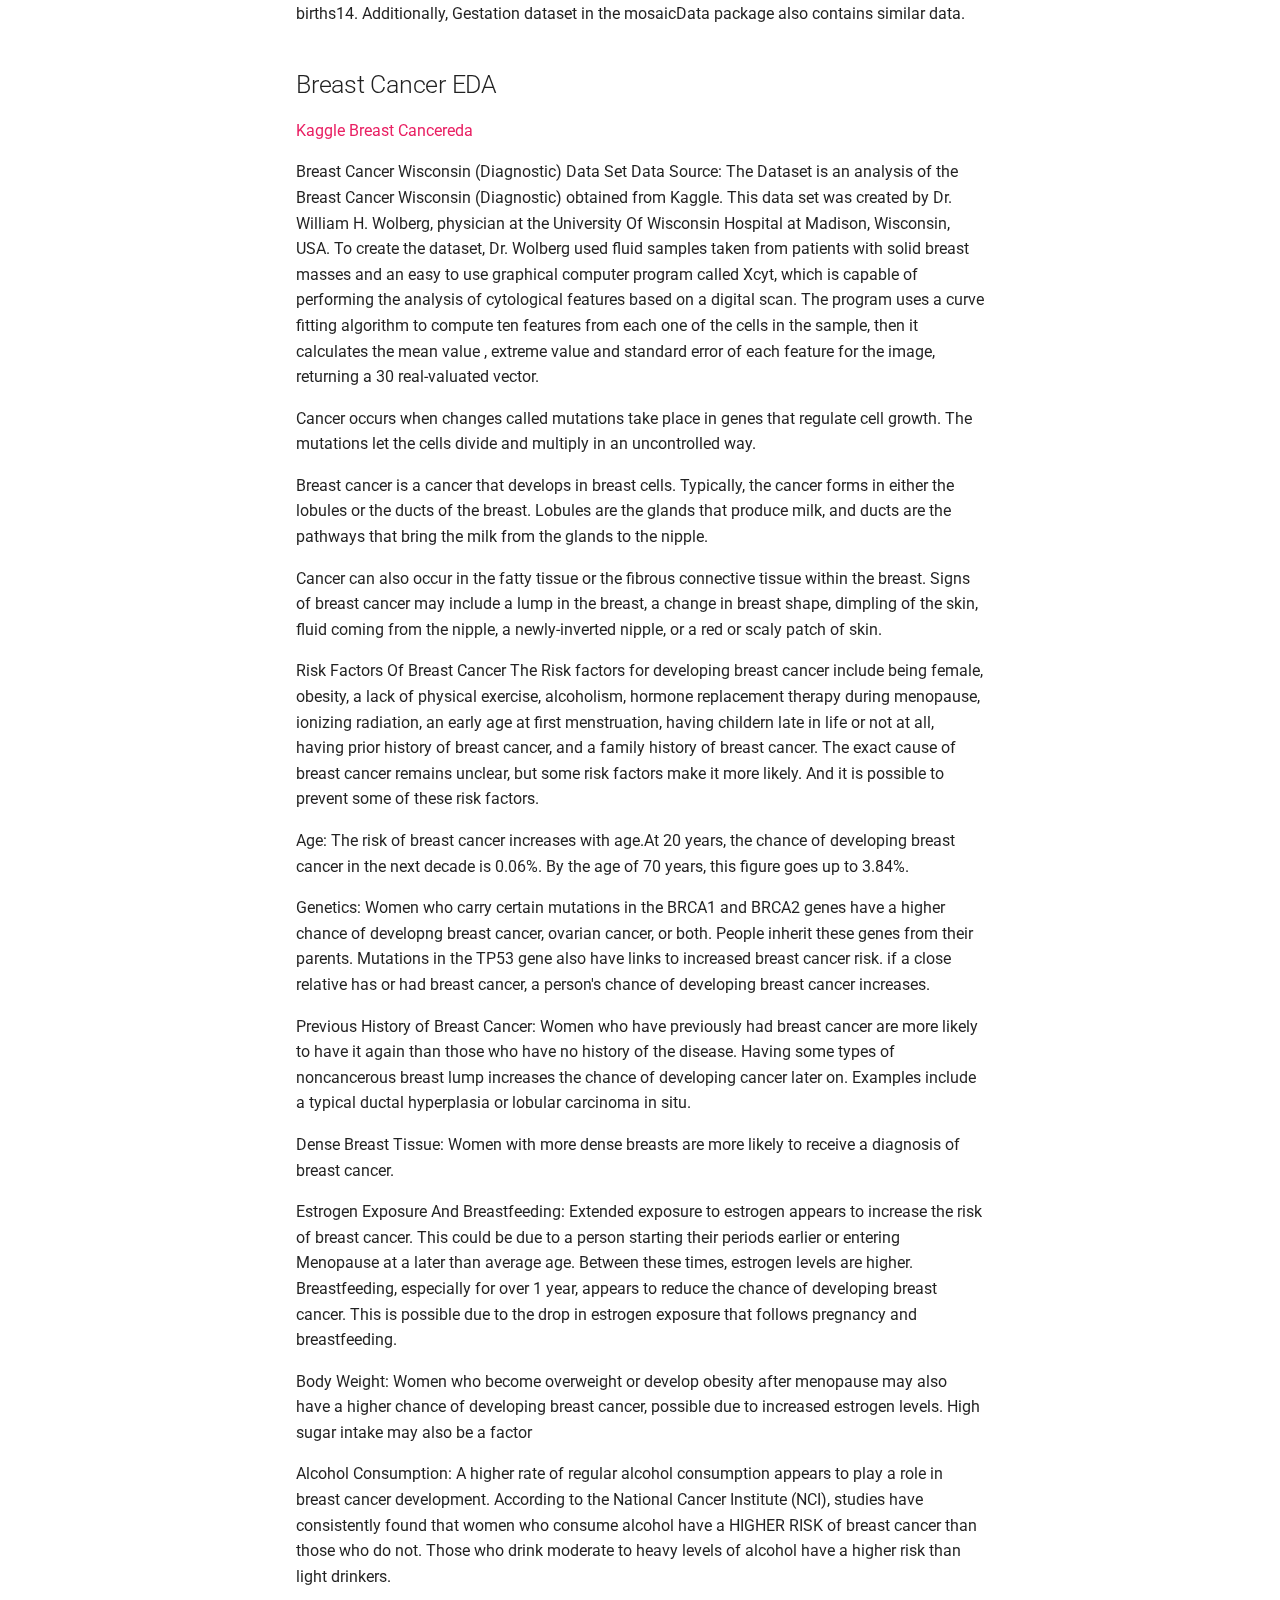
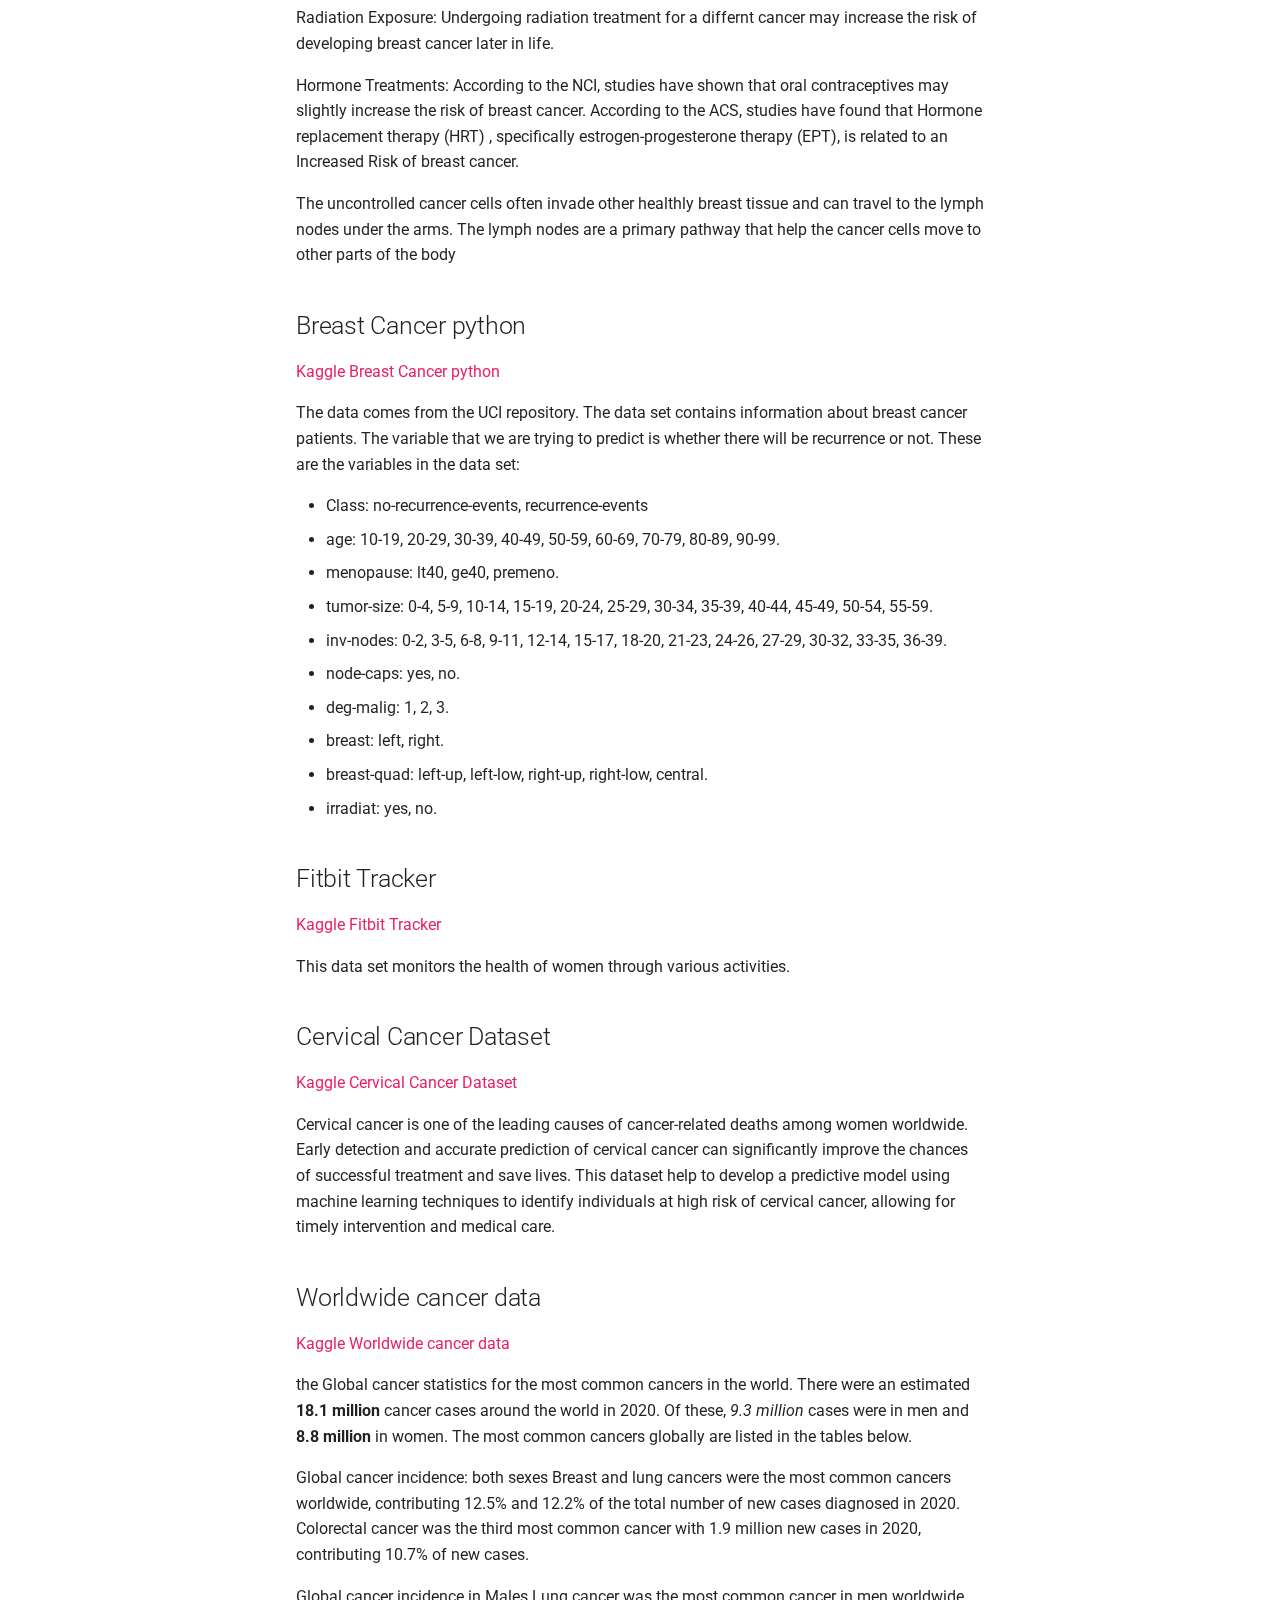
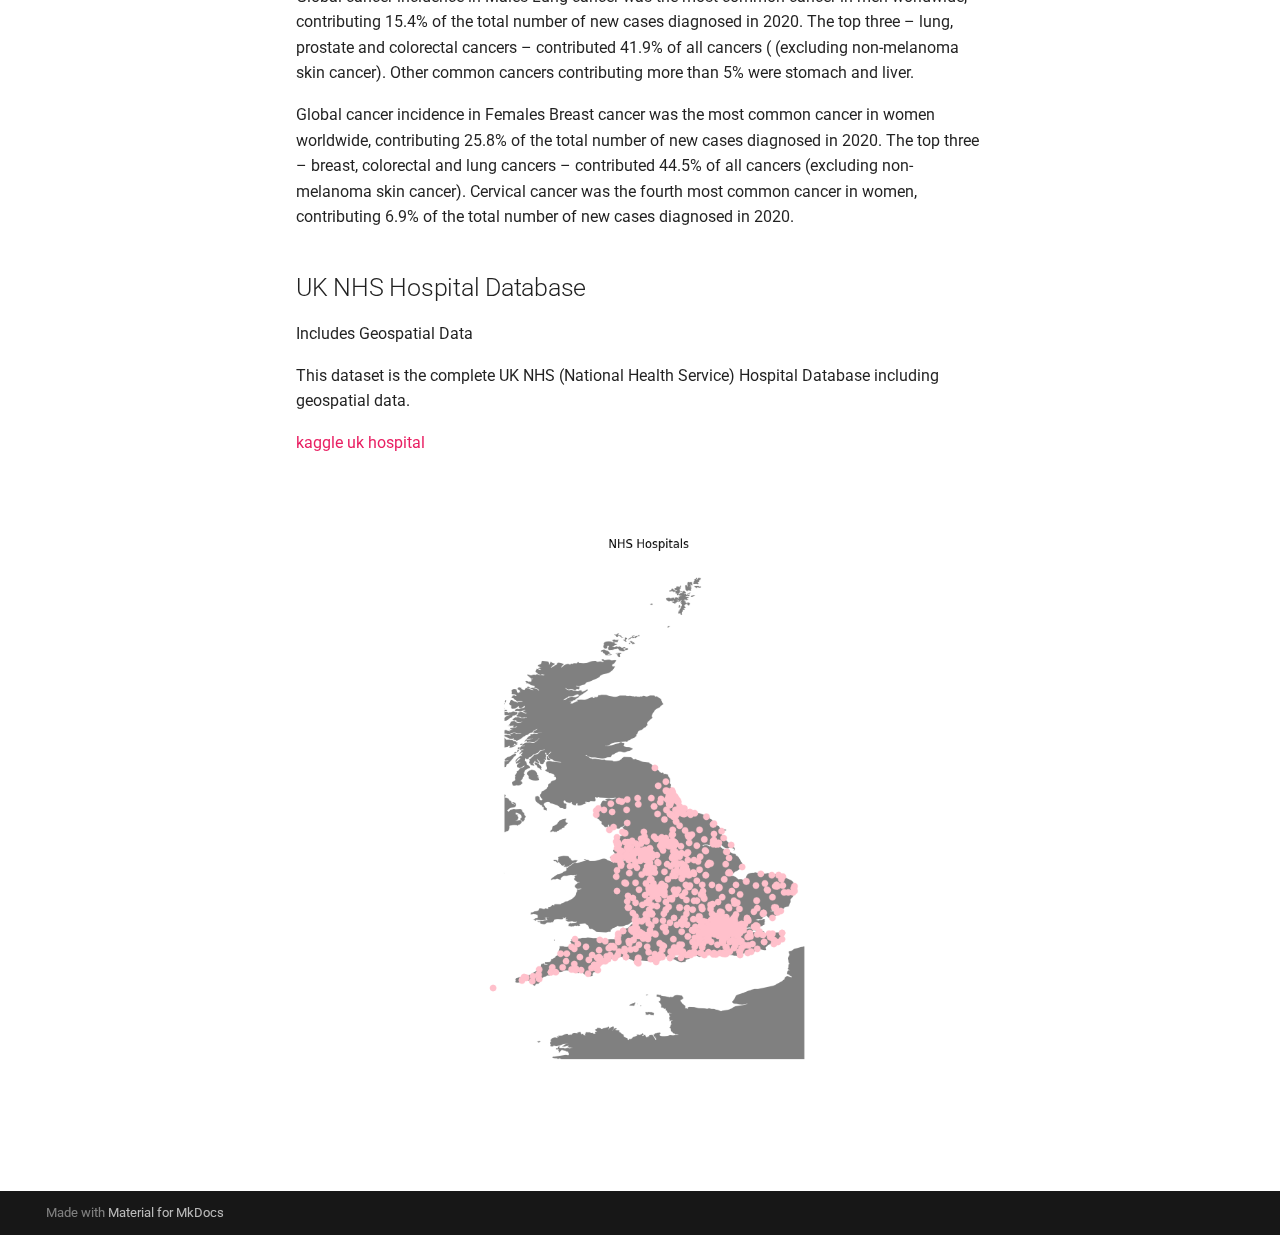
<file: kaggle_data/index.html>
<!doctype html>
<html lang="en" class="no-js">
  <head>
    
      <meta charset="utf-8">
      <meta name="viewport" content="width=device-width,initial-scale=1">
      
      
      
      
        <link rel="prev" href="../health_data/">
      
      
        <link rel="next" href="../nhs_public_data/">
      
      
      <link rel="icon" href="../img/wid-logo.ico">
      <meta name="generator" content="mkdocs-1.5.2, mkdocs-material-9.2.4">
    
    
      
        <title>Kaggle Data - WiD Hackathon</title>
      
    
    
      <link rel="stylesheet" href="../assets/stylesheets/main.0e669242.min.css">
      
        
        <link rel="stylesheet" href="../assets/stylesheets/palette.85d0ee34.min.css">
      
      


    
    
      
    
    
      
        
        
        <link rel="preconnect" href="https://fonts.gstatic.com" crossorigin>
        <link rel="stylesheet" href="https://fonts.googleapis.com/css?family=Roboto:300,300i,400,400i,700,700i%7CRoboto+Mono:400,400i,700,700i&display=fallback">
        <style>:root{--md-text-font:"Roboto";--md-code-font:"Roboto Mono"}</style>
      
    
    
      <link rel="stylesheet" href="../stylesheets/extra.css">
    
    <script>__md_scope=new URL("..",location),__md_hash=e=>[...e].reduce((e,_)=>(e<<5)-e+_.charCodeAt(0),0),__md_get=(e,_=localStorage,t=__md_scope)=>JSON.parse(_.getItem(t.pathname+"."+e)),__md_set=(e,_,t=localStorage,a=__md_scope)=>{try{t.setItem(a.pathname+"."+e,JSON.stringify(_))}catch(e){}}</script>
    
      

    
    
    
  </head>
  
  
    
    
    
    
    
    <body dir="ltr" data-md-color-scheme="default" data-md-color-primary="pink" data-md-color-accent="red">
  
    
    
    <input class="md-toggle" data-md-toggle="drawer" type="checkbox" id="__drawer" autocomplete="off">
    <input class="md-toggle" data-md-toggle="search" type="checkbox" id="__search" autocomplete="off">
    <label class="md-overlay" for="__drawer"></label>
    <div data-md-component="skip">
      
        
        <a href="#kaggle-data-set" class="md-skip">
          Skip to content
        </a>
      
    </div>
    <div data-md-component="announce">
      
    </div>
    
    
      

  

<header class="md-header md-header--shadow" data-md-component="header">
  <nav class="md-header__inner md-grid" aria-label="Header">
    <a href=".." title="WiD Hackathon" class="md-header__button md-logo" aria-label="WiD Hackathon" data-md-component="logo">
      
  <img src="../img/wid-logo.png" alt="logo">

    </a>
    <label class="md-header__button md-icon" for="__drawer">
      
      <svg xmlns="http://www.w3.org/2000/svg" viewBox="0 0 24 24"><path d="M3 6h18v2H3V6m0 5h18v2H3v-2m0 5h18v2H3v-2Z"/></svg>
    </label>
    <div class="md-header__title" data-md-component="header-title">
      <div class="md-header__ellipsis">
        <div class="md-header__topic">
          <span class="md-ellipsis">
            WiD Hackathon
          </span>
        </div>
        <div class="md-header__topic" data-md-component="header-topic">
          <span class="md-ellipsis">
            
              Kaggle Data
            
          </span>
        </div>
      </div>
    </div>
    
      
    
    
    
      <label class="md-header__button md-icon" for="__search">
        
        <svg xmlns="http://www.w3.org/2000/svg" viewBox="0 0 24 24"><path d="M9.5 3A6.5 6.5 0 0 1 16 9.5c0 1.61-.59 3.09-1.56 4.23l.27.27h.79l5 5-1.5 1.5-5-5v-.79l-.27-.27A6.516 6.516 0 0 1 9.5 16 6.5 6.5 0 0 1 3 9.5 6.5 6.5 0 0 1 9.5 3m0 2C7 5 5 7 5 9.5S7 14 9.5 14 14 12 14 9.5 12 5 9.5 5Z"/></svg>
      </label>
      <div class="md-search" data-md-component="search" role="dialog">
  <label class="md-search__overlay" for="__search"></label>
  <div class="md-search__inner" role="search">
    <form class="md-search__form" name="search">
      <input type="text" class="md-search__input" name="query" aria-label="Search" placeholder="Search" autocapitalize="off" autocorrect="off" autocomplete="off" spellcheck="false" data-md-component="search-query" required>
      <label class="md-search__icon md-icon" for="__search">
        
        <svg xmlns="http://www.w3.org/2000/svg" viewBox="0 0 24 24"><path d="M9.5 3A6.5 6.5 0 0 1 16 9.5c0 1.61-.59 3.09-1.56 4.23l.27.27h.79l5 5-1.5 1.5-5-5v-.79l-.27-.27A6.516 6.516 0 0 1 9.5 16 6.5 6.5 0 0 1 3 9.5 6.5 6.5 0 0 1 9.5 3m0 2C7 5 5 7 5 9.5S7 14 9.5 14 14 12 14 9.5 12 5 9.5 5Z"/></svg>
        
        <svg xmlns="http://www.w3.org/2000/svg" viewBox="0 0 24 24"><path d="M20 11v2H8l5.5 5.5-1.42 1.42L4.16 12l7.92-7.92L13.5 5.5 8 11h12Z"/></svg>
      </label>
      <nav class="md-search__options" aria-label="Search">
        
        <button type="reset" class="md-search__icon md-icon" title="Clear" aria-label="Clear" tabindex="-1">
          
          <svg xmlns="http://www.w3.org/2000/svg" viewBox="0 0 24 24"><path d="M19 6.41 17.59 5 12 10.59 6.41 5 5 6.41 10.59 12 5 17.59 6.41 19 12 13.41 17.59 19 19 17.59 13.41 12 19 6.41Z"/></svg>
        </button>
      </nav>
      
    </form>
    <div class="md-search__output">
      <div class="md-search__scrollwrap" data-md-scrollfix>
        <div class="md-search-result" data-md-component="search-result">
          <div class="md-search-result__meta">
            Initializing search
          </div>
          <ol class="md-search-result__list" role="presentation"></ol>
        </div>
      </div>
    </div>
  </div>
</div>
    
    
  </nav>
  
</header>
    
    <div class="md-container" data-md-component="container">
      
      
        
          
        
      
      <main class="md-main" data-md-component="main">
        <div class="md-main__inner md-grid">
          
            
              
              <div class="md-sidebar md-sidebar--primary" data-md-component="sidebar" data-md-type="navigation" >
                <div class="md-sidebar__scrollwrap">
                  <div class="md-sidebar__inner">
                    



<nav class="md-nav md-nav--primary" aria-label="Navigation" data-md-level="0">
  <label class="md-nav__title" for="__drawer">
    <a href=".." title="WiD Hackathon" class="md-nav__button md-logo" aria-label="WiD Hackathon" data-md-component="logo">
      
  <img src="../img/wid-logo.png" alt="logo">

    </a>
    WiD Hackathon
  </label>
  
  <ul class="md-nav__list" data-md-scrollfix>
    
      
      
  
  
  
    <li class="md-nav__item">
      <a href=".." class="md-nav__link">
        
  
  <span class="md-ellipsis">
    Women's Safety
  </span>
  

      </a>
    </li>
  

    
      
      
  
  
  
    <li class="md-nav__item">
      <a href="../health_data/" class="md-nav__link">
        
  
  <span class="md-ellipsis">
    Health Data
  </span>
  

      </a>
    </li>
  

    
      
      
  
  
    
  
  
    <li class="md-nav__item md-nav__item--active">
      
      <input class="md-nav__toggle md-toggle" type="checkbox" id="__toc">
      
      
        
      
      
        <label class="md-nav__link md-nav__link--active" for="__toc">
          
  
  <span class="md-ellipsis">
    Kaggle Data
  </span>
  

          <span class="md-nav__icon md-icon"></span>
        </label>
      
      <a href="./" class="md-nav__link md-nav__link--active">
        
  
  <span class="md-ellipsis">
    Kaggle Data
  </span>
  

      </a>
      
        

<nav class="md-nav md-nav--secondary" aria-label="Table of contents">
  
  
  
    
  
  
    <label class="md-nav__title" for="__toc">
      <span class="md-nav__icon md-icon"></span>
      Table of contents
    </label>
    <ul class="md-nav__list" data-md-component="toc" data-md-scrollfix>
      
        <li class="md-nav__item">
  <a href="#women-health-care" class="md-nav__link">
    Women Health Care
  </a>
  
</li>
      
        <li class="md-nav__item">
  <a href="#well-being-of-women-in-52-countries" class="md-nav__link">
    Well-being of Women in 52 Countries
  </a>
  
</li>
      
        <li class="md-nav__item">
  <a href="#babies-birth-weight" class="md-nav__link">
    Babies Birth Weight
  </a>
  
</li>
      
        <li class="md-nav__item">
  <a href="#breast-cancer-eda" class="md-nav__link">
    Breast Cancer EDA
  </a>
  
</li>
      
        <li class="md-nav__item">
  <a href="#breast-cancer-python" class="md-nav__link">
    Breast Cancer python
  </a>
  
</li>
      
        <li class="md-nav__item">
  <a href="#fitbit-tracker" class="md-nav__link">
    Fitbit Tracker
  </a>
  
</li>
      
        <li class="md-nav__item">
  <a href="#cervical-cancer-dataset" class="md-nav__link">
    Cervical Cancer Dataset
  </a>
  
</li>
      
        <li class="md-nav__item">
  <a href="#worldwide-cancer-data" class="md-nav__link">
    Worldwide cancer data
  </a>
  
</li>
      
        <li class="md-nav__item">
  <a href="#uk-nhs-hospital-database" class="md-nav__link">
    UK NHS Hospital Database
  </a>
  
</li>
      
    </ul>
  
</nav>
      
    </li>
  

    
      
      
  
  
  
    <li class="md-nav__item">
      <a href="../nhs_public_data/" class="md-nav__link">
        
  
  <span class="md-ellipsis">
    NHS
  </span>
  

      </a>
    </li>
  

    
      
      
  
  
  
    <li class="md-nav__item">
      <a href="../geopandas/" class="md-nav__link">
        
  
  <span class="md-ellipsis">
    Geopandas
  </span>
  

      </a>
    </li>
  

    
      
      
  
  
  
    <li class="md-nav__item">
      <a href="../api_instructions/" class="md-nav__link">
        
  
  <span class="md-ellipsis">
    API Instructions
  </span>
  

      </a>
    </li>
  

    
  </ul>
</nav>
                  </div>
                </div>
              </div>
            
            
              
              <div class="md-sidebar md-sidebar--secondary" data-md-component="sidebar" data-md-type="toc" >
                <div class="md-sidebar__scrollwrap">
                  <div class="md-sidebar__inner">
                    

<nav class="md-nav md-nav--secondary" aria-label="Table of contents">
  
  
  
    
  
  
    <label class="md-nav__title" for="__toc">
      <span class="md-nav__icon md-icon"></span>
      Table of contents
    </label>
    <ul class="md-nav__list" data-md-component="toc" data-md-scrollfix>
      
        <li class="md-nav__item">
  <a href="#women-health-care" class="md-nav__link">
    Women Health Care
  </a>
  
</li>
      
        <li class="md-nav__item">
  <a href="#well-being-of-women-in-52-countries" class="md-nav__link">
    Well-being of Women in 52 Countries
  </a>
  
</li>
      
        <li class="md-nav__item">
  <a href="#babies-birth-weight" class="md-nav__link">
    Babies Birth Weight
  </a>
  
</li>
      
        <li class="md-nav__item">
  <a href="#breast-cancer-eda" class="md-nav__link">
    Breast Cancer EDA
  </a>
  
</li>
      
        <li class="md-nav__item">
  <a href="#breast-cancer-python" class="md-nav__link">
    Breast Cancer python
  </a>
  
</li>
      
        <li class="md-nav__item">
  <a href="#fitbit-tracker" class="md-nav__link">
    Fitbit Tracker
  </a>
  
</li>
      
        <li class="md-nav__item">
  <a href="#cervical-cancer-dataset" class="md-nav__link">
    Cervical Cancer Dataset
  </a>
  
</li>
      
        <li class="md-nav__item">
  <a href="#worldwide-cancer-data" class="md-nav__link">
    Worldwide cancer data
  </a>
  
</li>
      
        <li class="md-nav__item">
  <a href="#uk-nhs-hospital-database" class="md-nav__link">
    UK NHS Hospital Database
  </a>
  
</li>
      
    </ul>
  
</nav>
                  </div>
                </div>
              </div>
            
          
          
            <div class="md-content" data-md-component="content">
              <article class="md-content__inner md-typeset">
                
                  


<h1 id="kaggle-data-set">Kaggle Data Set</h1>
<p>Datasets on Kaggle's website relating to women's health</p>
<h2 id="women-health-care">Women Health Care</h2>
<p><a href="https://www.kaggle.com/datasets/andrewmvd/fetal-health-classification">Kaggle Women Health Care</a></p>
<p>Fetal Health Classification, classify fetal health in order to prevent child and maternal mortality. 
Each fetal is classified as health of a fetus as Normal, Suspect or Pathological using CTG data</p>
<p>About this dataset, reduction of child mortality is reflected in several of the United Nations' Sustainable Development Goals and is a key indicator of human progress.
The UN expects that by 2030, countries end preventable deaths of newborns and children under 5 years of age, with all countries aiming to reduce under‑5 mortality to at least as low as 25 per 1,000 live births.</p>
<p>Parallel to notion of child mortality is of course maternal mortality, which accounts for 295 000 deaths during and following pregnancy and childbirth (as of 2017). The vast majority of these deaths (94%) occurred in low-resource settings, and most could have been prevented.</p>
<p>In light of what was mentioned above, Cardiotocograms (CTGs) are a simple and cost accessible option to assess fetal health, allowing healthcare professionals to take action in order to prevent child and maternal mortality. The equipment itself works by sending ultrasound pulses and reading its response, thus shedding light on fetal heart rate (FHR), fetal movements, uterine contractions and more.</p>
<p>This dataset contains 2126 records of features extracted from Cardiotocogram exams, which were then classified by three expert obstetritians into 3 classes:</p>
<ul>
<li>Normal</li>
<li>Suspect</li>
<li>Pathological</li>
</ul>
<p>Create a multiclass model to classify CTG features into the three fetal health states.</p>
<h2 id="well-being-of-women-in-52-countries">Well-being of Women in 52 Countries</h2>
<p><a href="https://www.kaggle.com/datasets/konradb/wellbeing-of-women-in-52-countries">Kaggle Well-being of Women in 52 Countries</a></p>
<p>LivWell is a global longitudinal database which provides a range of key indicators related to women’s socioeconomic status, health and well-being, access to basic services, and demographic outcomes. Data are available at the sub-national level for 52 countries and 447 regions. A total of 134 indicators are based on 199 Demographic and Health Surveys for the period 1990-2019, supplemented by extensive information on socioeconomic and climatic conditions in the respective regions for a total of 190 indicators. The resulting data offer various opportunities for policy-relevant research on gender inequality, inclusive development, and demographic trends at the sub-national level.</p>
<h2 id="babies-birth-weight">Babies Birth Weight</h2>
<p><a href="https://www.kaggle.com/datasets/debjeetdas/babies-birth-weight">Kaggle babies birth weight</a></p>
<p>Pregnancies between 1960 and 1967 among women in the San Francisco East Bay area
Pregnancies Dataset on Pregnancy, Child, Birth, Mother, Health, Child Weight</p>
<p>The Child Health and Development Studies investigate a range of topics. One study, in particular, considered all pregnancies between 1960 and 1967 among women in the Kaiser Foundation Health Plan in the San Francisco East Bay area. We do not have ideal provenance for these data. For a better documented and more recent dataset on a similar topic with similar variables, see births14. Additionally, Gestation dataset in the mosaicData package also contains similar data.</p>
<h2 id="breast-cancer-eda">Breast Cancer EDA</h2>
<p><a href="https://www.kaggle.com/code/cboychinedu/breastcancereda">Kaggle Breast Cancereda</a></p>
<p>Breast Cancer Wisconsin (Diagnostic) Data Set
Data Source: The Dataset is an analysis of the Breast Cancer Wisconsin (Diagnostic) obtained from Kaggle. This data set was created by Dr. William H. Wolberg, physician at the University Of Wisconsin Hospital at Madison, Wisconsin, USA. To create the dataset, Dr. Wolberg used fluid samples taken from patients with solid breast masses and an easy to use graphical computer program called Xcyt, which is capable of performing the analysis of cytological features based on a digital scan. The program uses a curve fitting algorithm to compute ten features from each one of the cells in the sample, then it calculates the mean value , extreme value and standard error of each feature for the image, returning a 30 real-valuated vector.</p>
<p>Cancer occurs when changes called mutations take place in genes that regulate cell growth. The mutations let the cells divide and multiply in an uncontrolled way.</p>
<p>Breast cancer is a cancer that develops in breast cells. Typically, the cancer forms in either the lobules or the ducts of the breast. Lobules are the glands that produce milk, and ducts are the pathways that bring the milk from the glands to the nipple.</p>
<p>Cancer can also occur in the fatty tissue or the fibrous connective tissue within the breast. Signs of breast cancer may include a lump in the breast, a change in breast shape, dimpling of the skin, fluid coming from the nipple, a newly-inverted nipple, or a red or scaly patch of skin.</p>
<p>Risk Factors Of Breast Cancer
The Risk factors for developing breast cancer include being female, obesity, a lack of physical exercise, alcoholism, hormone replacement therapy during menopause, ionizing radiation, an early age at first menstruation, having childern late in life or not at all, having prior history of breast cancer, and a family history of breast cancer. The exact cause of breast cancer remains unclear, but some risk factors make it more likely. And it is possible to prevent some of these risk factors.</p>
<p>Age:
The risk of breast cancer increases with age.At 20 years, the chance of developing breast cancer in the next decade is 0.06%. By the age of 70 years, this figure goes up to 3.84%.</p>
<p>Genetics:
Women who carry certain mutations in the BRCA1 and BRCA2 genes have a higher chance of developng breast cancer, ovarian cancer, or both. People inherit these genes from their parents. Mutations in the TP53 gene also have links to increased breast cancer risk. if a close relative has or had breast cancer, a person's chance of developing breast cancer increases.</p>
<p>Previous History of Breast Cancer:
Women who have previously had breast cancer are more likely to have it again than those who have no history of the disease. Having some types of noncancerous breast lump increases the chance of developing cancer later on. Examples include a typical ductal hyperplasia or lobular carcinoma in situ.</p>
<p>Dense Breast Tissue:
Women with more dense breasts are more likely to receive a diagnosis of breast cancer.</p>
<p>Estrogen Exposure And Breastfeeding:
Extended exposure to estrogen appears to increase the risk of breast cancer. This could be due to a person starting their periods earlier or entering Menopause at a later than average age. Between these times, estrogen levels are higher. Breastfeeding, especially for over 1 year, appears to reduce the chance of developing breast cancer. This is possible due to the drop in estrogen exposure that follows pregnancy and breastfeeding.</p>
<p>Body Weight:
Women who become overweight or develop obesity after menopause may also have a higher chance of developing breast cancer, possible due to increased estrogen levels. High sugar intake may also be a factor</p>
<p>Alcohol Consumption:
A higher rate of regular alcohol consumption appears to play a role in breast cancer development. According to the National Cancer Institute (NCI), studies have consistently found that women who consume alcohol have a HIGHER RISK of breast cancer than those who do not. Those who drink moderate to heavy levels of alcohol have a higher risk than light drinkers.</p>
<p>Radiation Exposure:
Undergoing radiation treatment for a differnt cancer may increase the risk of developing breast cancer later in life.</p>
<p>Hormone Treatments:
According to the NCI, studies have shown that oral contraceptives may slightly increase the risk of breast cancer. According to the ACS, studies have found that Hormone replacement therapy (HRT) , specifically estrogen-progesterone therapy (EPT), is related to an Increased Risk of breast cancer.</p>
<p>The uncontrolled cancer cells often invade other healthly breast tissue and can travel to the lymph nodes under the arms. The lymph nodes are a primary pathway that help the cancer cells move to other parts of the body</p>
<h2 id="breast-cancer-python">Breast Cancer python</h2>
<p><a href="https://www.kaggle.com/code/najibmozahem/breast-cancer-python">Kaggle Breast Cancer python</a></p>
<p>The data comes from the UCI repository. The data set contains information about breast cancer patients. The variable that we are trying to predict is whether there will be recurrence or not. These are the variables in the data set:</p>
<ul>
<li>Class: no-recurrence-events, recurrence-events</li>
<li>age: 10-19, 20-29, 30-39, 40-49, 50-59, 60-69, 70-79, 80-89, 90-99.</li>
<li>menopause: lt40, ge40, premeno.</li>
<li>tumor-size: 0-4, 5-9, 10-14, 15-19, 20-24, 25-29, 30-34, 35-39, 40-44, 
  45-49, 50-54, 55-59.</li>
<li>inv-nodes: 0-2, 3-5, 6-8, 9-11, 12-14, 15-17, 18-20, 21-23, 24-26, 27-29, 
  30-32, 33-35, 36-39.</li>
<li>node-caps: yes, no.</li>
<li>deg-malig: 1, 2, 3.</li>
<li>breast: left, right.</li>
<li>breast-quad: left-up, left-low, right-up, right-low, central.</li>
<li>irradiat: yes, no.</li>
</ul>
<h2 id="fitbit-tracker">Fitbit Tracker</h2>
<p><a href="https://www.kaggle.com/datasets/adefatima/file-path">Kaggle Fitbit Tracker</a></p>
<p>This data set monitors the health of women through various activities.</p>
<h2 id="cervical-cancer-dataset">Cervical Cancer Dataset</h2>
<p><a href="https://www.kaggle.com/datasets/ranzeet013/cervical-cancer-dataset">Kaggle Cervical Cancer Dataset</a></p>
<p>Cervical cancer is one of the leading causes of cancer-related deaths among women worldwide. Early detection and accurate prediction of cervical cancer can significantly improve the chances of successful treatment and save lives. This dataset help to develop a predictive model using machine learning techniques to identify individuals at high risk of cervical cancer, allowing for timely intervention and medical care.</p>
<h2 id="worldwide-cancer-data">Worldwide cancer data</h2>
<p><a href="https://www.kaggle.com/datasets/ahmadjalalmasood123/worldwide-cancer-data">Kaggle Worldwide cancer data</a></p>
<p>the Global cancer statistics for the most common cancers in the world.
There were an estimated<strong> 18.1 million </strong>cancer cases around the world in 2020. Of these, <em>9.3 million</em> cases were in men and <strong>8.8 million </strong>in women. The most common cancers globally are listed in the tables below.</p>
<p>Global cancer incidence: both sexes
Breast and lung cancers were the most common cancers worldwide, contributing 12.5%
and 12.2% of the total number of new cases diagnosed in 2020.
Colorectal cancer was the third most common cancer with 1.9 million new cases in 2020,
contributing 10.7% of new cases.</p>
<p>Global cancer incidence in Males
Lung cancer was the most common cancer in men worldwide, contributing 15.4% of the
total number of new cases diagnosed in 2020.
The top three – lung, prostate and colorectal cancers – contributed 41.9% of all cancers (
(excluding non-melanoma skin cancer).
Other common cancers contributing more than 5% were stomach and liver.</p>
<p>Global cancer incidence in Females
Breast cancer was the most common cancer in women worldwide, contributing 25.8% of
the total number of new cases diagnosed in 2020.
The top three – breast, colorectal and lung cancers – contributed 44.5% of all cancers
(excluding non-melanoma skin cancer).
Cervical cancer was the fourth most common cancer in women, contributing 6.9% of the
total number of new cases diagnosed in 2020.</p>
<h2 id="uk-nhs-hospital-database">UK NHS Hospital Database</h2>
<p>Includes Geospatial Data</p>
<p>This dataset is the complete UK NHS (National Health Service) Hospital Database including geospatial data.</p>
<p><a href="https://www.kaggle.com/datasets/manchunhui/uk-hospitals">kaggle uk hospital</a></p>
<p><img alt="nhs_hospitals.png" src="../img/nhs_hospitals.png" /></p>





                
              </article>
            </div>
          
          
        </div>
        
      </main>
      
        <footer class="md-footer">
  
  <div class="md-footer-meta md-typeset">
    <div class="md-footer-meta__inner md-grid">
      <div class="md-copyright">
  
  
    Made with
    <a href="https://squidfunk.github.io/mkdocs-material/" target="_blank" rel="noopener">
      Material for MkDocs
    </a>
  
</div>
      
    </div>
  </div>
</footer>
      
    </div>
    <div class="md-dialog" data-md-component="dialog">
      <div class="md-dialog__inner md-typeset"></div>
    </div>
    
    <script id="__config" type="application/json">{"base": "..", "features": [], "search": "../assets/javascripts/workers/search.dfff1995.min.js", "translations": {"clipboard.copied": "Copied to clipboard", "clipboard.copy": "Copy to clipboard", "search.result.more.one": "1 more on this page", "search.result.more.other": "# more on this page", "search.result.none": "No matching documents", "search.result.one": "1 matching document", "search.result.other": "# matching documents", "search.result.placeholder": "Type to start searching", "search.result.term.missing": "Missing", "select.version": "Select version"}}</script>
    
    
      <script src="../assets/javascripts/bundle.78eede0e.min.js"></script>
      
    
  </body>
</html>
</file>
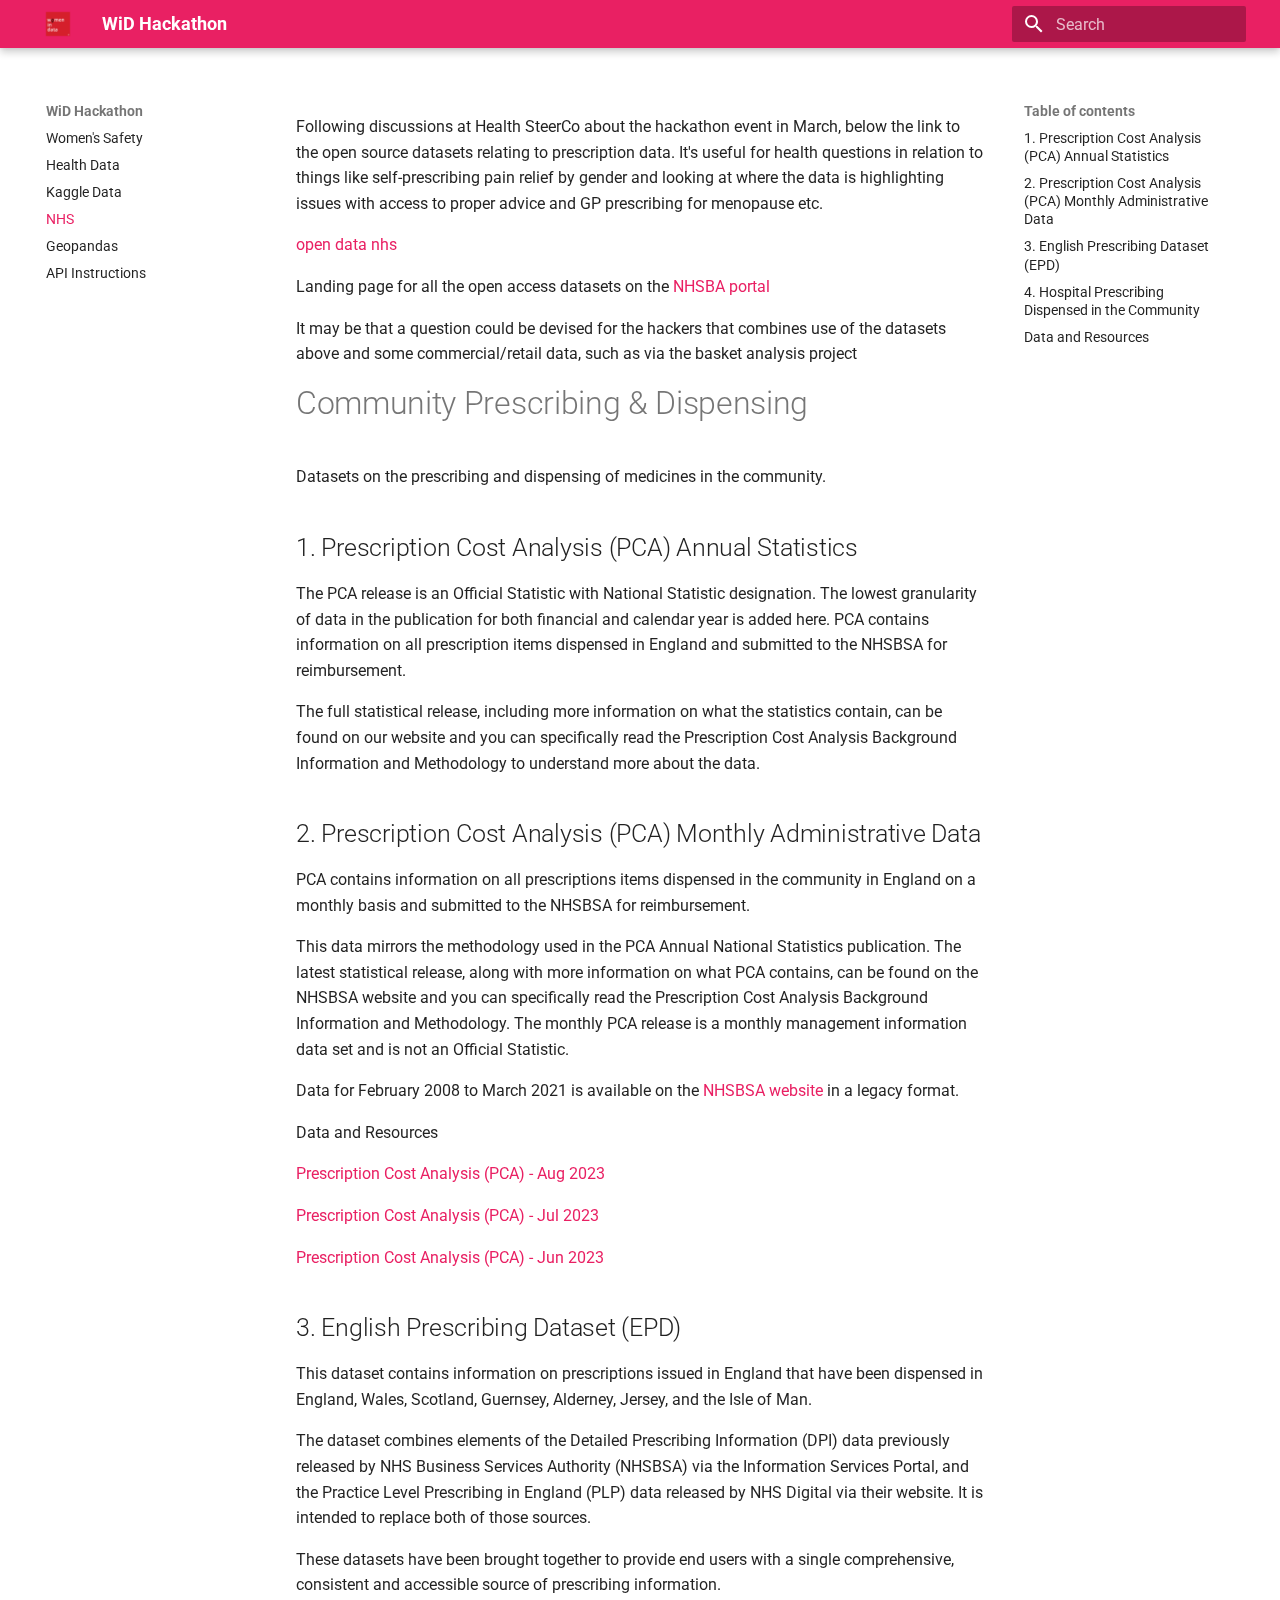
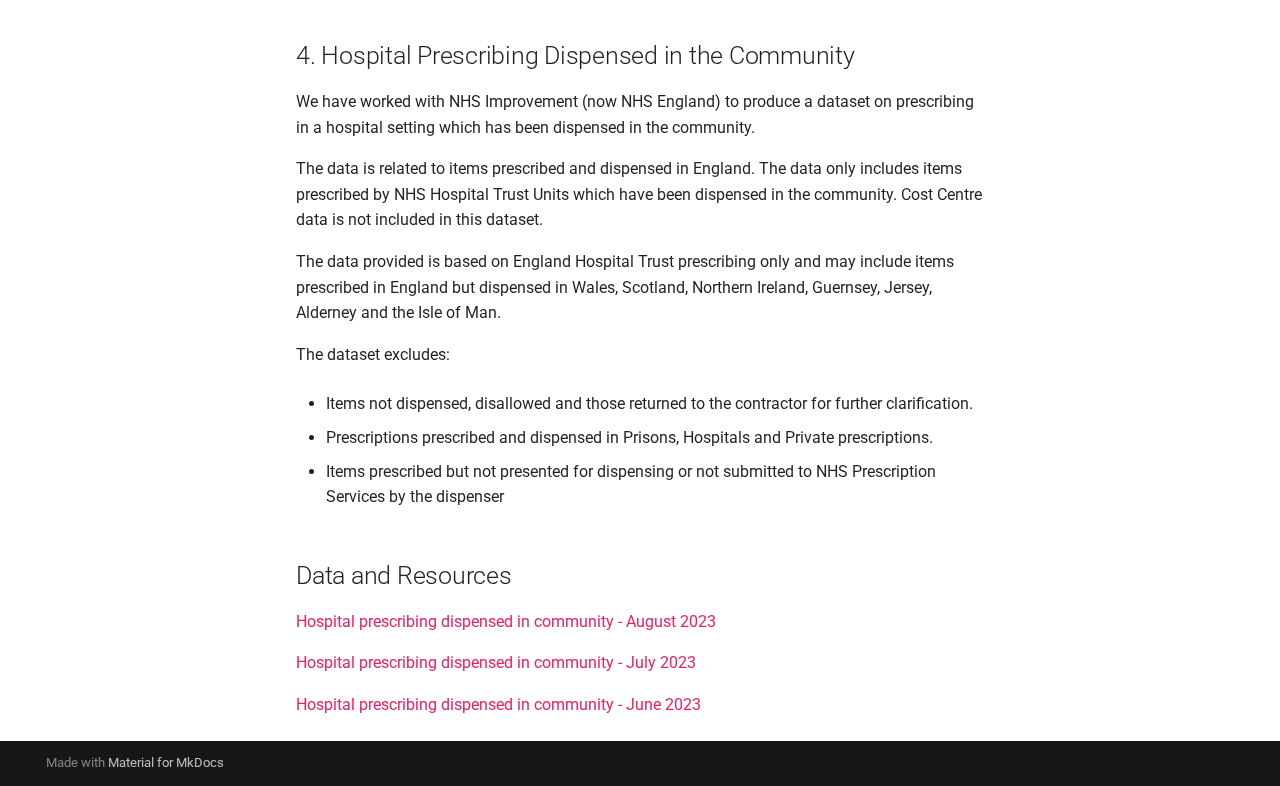
<file: nhs_public_data/index.html>
<!doctype html>
<html lang="en" class="no-js">
  <head>
    
      <meta charset="utf-8">
      <meta name="viewport" content="width=device-width,initial-scale=1">
      
      
      
      
        <link rel="prev" href="../kaggle_data/">
      
      
        <link rel="next" href="../geopandas/">
      
      
      <link rel="icon" href="../img/wid-logo.ico">
      <meta name="generator" content="mkdocs-1.5.2, mkdocs-material-9.2.4">
    
    
      
        <title>NHS - WiD Hackathon</title>
      
    
    
      <link rel="stylesheet" href="../assets/stylesheets/main.0e669242.min.css">
      
        
        <link rel="stylesheet" href="../assets/stylesheets/palette.85d0ee34.min.css">
      
      


    
    
      
    
    
      
        
        
        <link rel="preconnect" href="https://fonts.gstatic.com" crossorigin>
        <link rel="stylesheet" href="https://fonts.googleapis.com/css?family=Roboto:300,300i,400,400i,700,700i%7CRoboto+Mono:400,400i,700,700i&display=fallback">
        <style>:root{--md-text-font:"Roboto";--md-code-font:"Roboto Mono"}</style>
      
    
    
      <link rel="stylesheet" href="../stylesheets/extra.css">
    
    <script>__md_scope=new URL("..",location),__md_hash=e=>[...e].reduce((e,_)=>(e<<5)-e+_.charCodeAt(0),0),__md_get=(e,_=localStorage,t=__md_scope)=>JSON.parse(_.getItem(t.pathname+"."+e)),__md_set=(e,_,t=localStorage,a=__md_scope)=>{try{t.setItem(a.pathname+"."+e,JSON.stringify(_))}catch(e){}}</script>
    
      

    
    
    
  </head>
  
  
    
    
    
    
    
    <body dir="ltr" data-md-color-scheme="default" data-md-color-primary="pink" data-md-color-accent="red">
  
    
    
    <input class="md-toggle" data-md-toggle="drawer" type="checkbox" id="__drawer" autocomplete="off">
    <input class="md-toggle" data-md-toggle="search" type="checkbox" id="__search" autocomplete="off">
    <label class="md-overlay" for="__drawer"></label>
    <div data-md-component="skip">
      
        
        <a href="#community-prescribing-dispensing" class="md-skip">
          Skip to content
        </a>
      
    </div>
    <div data-md-component="announce">
      
    </div>
    
    
      

  

<header class="md-header md-header--shadow" data-md-component="header">
  <nav class="md-header__inner md-grid" aria-label="Header">
    <a href=".." title="WiD Hackathon" class="md-header__button md-logo" aria-label="WiD Hackathon" data-md-component="logo">
      
  <img src="../img/wid-logo.png" alt="logo">

    </a>
    <label class="md-header__button md-icon" for="__drawer">
      
      <svg xmlns="http://www.w3.org/2000/svg" viewBox="0 0 24 24"><path d="M3 6h18v2H3V6m0 5h18v2H3v-2m0 5h18v2H3v-2Z"/></svg>
    </label>
    <div class="md-header__title" data-md-component="header-title">
      <div class="md-header__ellipsis">
        <div class="md-header__topic">
          <span class="md-ellipsis">
            WiD Hackathon
          </span>
        </div>
        <div class="md-header__topic" data-md-component="header-topic">
          <span class="md-ellipsis">
            
              NHS
            
          </span>
        </div>
      </div>
    </div>
    
      
    
    
    
      <label class="md-header__button md-icon" for="__search">
        
        <svg xmlns="http://www.w3.org/2000/svg" viewBox="0 0 24 24"><path d="M9.5 3A6.5 6.5 0 0 1 16 9.5c0 1.61-.59 3.09-1.56 4.23l.27.27h.79l5 5-1.5 1.5-5-5v-.79l-.27-.27A6.516 6.516 0 0 1 9.5 16 6.5 6.5 0 0 1 3 9.5 6.5 6.5 0 0 1 9.5 3m0 2C7 5 5 7 5 9.5S7 14 9.5 14 14 12 14 9.5 12 5 9.5 5Z"/></svg>
      </label>
      <div class="md-search" data-md-component="search" role="dialog">
  <label class="md-search__overlay" for="__search"></label>
  <div class="md-search__inner" role="search">
    <form class="md-search__form" name="search">
      <input type="text" class="md-search__input" name="query" aria-label="Search" placeholder="Search" autocapitalize="off" autocorrect="off" autocomplete="off" spellcheck="false" data-md-component="search-query" required>
      <label class="md-search__icon md-icon" for="__search">
        
        <svg xmlns="http://www.w3.org/2000/svg" viewBox="0 0 24 24"><path d="M9.5 3A6.5 6.5 0 0 1 16 9.5c0 1.61-.59 3.09-1.56 4.23l.27.27h.79l5 5-1.5 1.5-5-5v-.79l-.27-.27A6.516 6.516 0 0 1 9.5 16 6.5 6.5 0 0 1 3 9.5 6.5 6.5 0 0 1 9.5 3m0 2C7 5 5 7 5 9.5S7 14 9.5 14 14 12 14 9.5 12 5 9.5 5Z"/></svg>
        
        <svg xmlns="http://www.w3.org/2000/svg" viewBox="0 0 24 24"><path d="M20 11v2H8l5.5 5.5-1.42 1.42L4.16 12l7.92-7.92L13.5 5.5 8 11h12Z"/></svg>
      </label>
      <nav class="md-search__options" aria-label="Search">
        
        <button type="reset" class="md-search__icon md-icon" title="Clear" aria-label="Clear" tabindex="-1">
          
          <svg xmlns="http://www.w3.org/2000/svg" viewBox="0 0 24 24"><path d="M19 6.41 17.59 5 12 10.59 6.41 5 5 6.41 10.59 12 5 17.59 6.41 19 12 13.41 17.59 19 19 17.59 13.41 12 19 6.41Z"/></svg>
        </button>
      </nav>
      
    </form>
    <div class="md-search__output">
      <div class="md-search__scrollwrap" data-md-scrollfix>
        <div class="md-search-result" data-md-component="search-result">
          <div class="md-search-result__meta">
            Initializing search
          </div>
          <ol class="md-search-result__list" role="presentation"></ol>
        </div>
      </div>
    </div>
  </div>
</div>
    
    
  </nav>
  
</header>
    
    <div class="md-container" data-md-component="container">
      
      
        
          
        
      
      <main class="md-main" data-md-component="main">
        <div class="md-main__inner md-grid">
          
            
              
              <div class="md-sidebar md-sidebar--primary" data-md-component="sidebar" data-md-type="navigation" >
                <div class="md-sidebar__scrollwrap">
                  <div class="md-sidebar__inner">
                    



<nav class="md-nav md-nav--primary" aria-label="Navigation" data-md-level="0">
  <label class="md-nav__title" for="__drawer">
    <a href=".." title="WiD Hackathon" class="md-nav__button md-logo" aria-label="WiD Hackathon" data-md-component="logo">
      
  <img src="../img/wid-logo.png" alt="logo">

    </a>
    WiD Hackathon
  </label>
  
  <ul class="md-nav__list" data-md-scrollfix>
    
      
      
  
  
  
    <li class="md-nav__item">
      <a href=".." class="md-nav__link">
        
  
  <span class="md-ellipsis">
    Women's Safety
  </span>
  

      </a>
    </li>
  

    
      
      
  
  
  
    <li class="md-nav__item">
      <a href="../health_data/" class="md-nav__link">
        
  
  <span class="md-ellipsis">
    Health Data
  </span>
  

      </a>
    </li>
  

    
      
      
  
  
  
    <li class="md-nav__item">
      <a href="../kaggle_data/" class="md-nav__link">
        
  
  <span class="md-ellipsis">
    Kaggle Data
  </span>
  

      </a>
    </li>
  

    
      
      
  
  
    
  
  
    <li class="md-nav__item md-nav__item--active">
      
      <input class="md-nav__toggle md-toggle" type="checkbox" id="__toc">
      
      
        
      
      
        <label class="md-nav__link md-nav__link--active" for="__toc">
          
  
  <span class="md-ellipsis">
    NHS
  </span>
  

          <span class="md-nav__icon md-icon"></span>
        </label>
      
      <a href="./" class="md-nav__link md-nav__link--active">
        
  
  <span class="md-ellipsis">
    NHS
  </span>
  

      </a>
      
        

<nav class="md-nav md-nav--secondary" aria-label="Table of contents">
  
  
  
    
  
  
    <label class="md-nav__title" for="__toc">
      <span class="md-nav__icon md-icon"></span>
      Table of contents
    </label>
    <ul class="md-nav__list" data-md-component="toc" data-md-scrollfix>
      
        <li class="md-nav__item">
  <a href="#1-prescription-cost-analysis-pca-annual-statistics" class="md-nav__link">
    1. Prescription Cost Analysis (PCA) Annual Statistics
  </a>
  
</li>
      
        <li class="md-nav__item">
  <a href="#2-prescription-cost-analysis-pca-monthly-administrative-data" class="md-nav__link">
    2. Prescription Cost Analysis (PCA) Monthly Administrative Data
  </a>
  
</li>
      
        <li class="md-nav__item">
  <a href="#3-english-prescribing-dataset-epd" class="md-nav__link">
    3. English Prescribing Dataset (EPD)
  </a>
  
</li>
      
        <li class="md-nav__item">
  <a href="#4-hospital-prescribing-dispensed-in-the-community" class="md-nav__link">
    4. Hospital Prescribing Dispensed in the Community
  </a>
  
</li>
      
        <li class="md-nav__item">
  <a href="#data-and-resources" class="md-nav__link">
    Data and Resources
  </a>
  
</li>
      
    </ul>
  
</nav>
      
    </li>
  

    
      
      
  
  
  
    <li class="md-nav__item">
      <a href="../geopandas/" class="md-nav__link">
        
  
  <span class="md-ellipsis">
    Geopandas
  </span>
  

      </a>
    </li>
  

    
      
      
  
  
  
    <li class="md-nav__item">
      <a href="../api_instructions/" class="md-nav__link">
        
  
  <span class="md-ellipsis">
    API Instructions
  </span>
  

      </a>
    </li>
  

    
  </ul>
</nav>
                  </div>
                </div>
              </div>
            
            
              
              <div class="md-sidebar md-sidebar--secondary" data-md-component="sidebar" data-md-type="toc" >
                <div class="md-sidebar__scrollwrap">
                  <div class="md-sidebar__inner">
                    

<nav class="md-nav md-nav--secondary" aria-label="Table of contents">
  
  
  
    
  
  
    <label class="md-nav__title" for="__toc">
      <span class="md-nav__icon md-icon"></span>
      Table of contents
    </label>
    <ul class="md-nav__list" data-md-component="toc" data-md-scrollfix>
      
        <li class="md-nav__item">
  <a href="#1-prescription-cost-analysis-pca-annual-statistics" class="md-nav__link">
    1. Prescription Cost Analysis (PCA) Annual Statistics
  </a>
  
</li>
      
        <li class="md-nav__item">
  <a href="#2-prescription-cost-analysis-pca-monthly-administrative-data" class="md-nav__link">
    2. Prescription Cost Analysis (PCA) Monthly Administrative Data
  </a>
  
</li>
      
        <li class="md-nav__item">
  <a href="#3-english-prescribing-dataset-epd" class="md-nav__link">
    3. English Prescribing Dataset (EPD)
  </a>
  
</li>
      
        <li class="md-nav__item">
  <a href="#4-hospital-prescribing-dispensed-in-the-community" class="md-nav__link">
    4. Hospital Prescribing Dispensed in the Community
  </a>
  
</li>
      
        <li class="md-nav__item">
  <a href="#data-and-resources" class="md-nav__link">
    Data and Resources
  </a>
  
</li>
      
    </ul>
  
</nav>
                  </div>
                </div>
              </div>
            
          
          
            <div class="md-content" data-md-component="content">
              <article class="md-content__inner md-typeset">
                
                  


<p>Following discussions at Health SteerCo about the hackathon event in March,
below the link to the open source datasets relating to prescription data. 
It's useful for health questions in relation to things like 
self-prescribing pain relief by gender and looking at where the data is 
highlighting issues with access to proper advice and GP prescribing for menopause etc.</p>
<p><a href="https://opendata.nhsbsa.net/theme/community_prescribing_dispensing">open data nhs</a></p>
<p>Landing page for all the open access datasets on the <a href="https://opendata.nhsbsa.net/">NHSBA portal</a></p>
<p>It may be that a question could be devised for the hackers
that combines use of the datasets above and some 
commercial/retail data, such as via the basket analysis project</p>
<h1 id="community-prescribing-dispensing">Community Prescribing &amp; Dispensing</h1>
<p>Datasets on the prescribing and dispensing of medicines in the community.</p>
<h2 id="1-prescription-cost-analysis-pca-annual-statistics">1. Prescription Cost Analysis (PCA) Annual Statistics</h2>
<p>The PCA release is an Official Statistic with National Statistic designation.
The lowest granularity of data in the publication for both financial and 
calendar year is added here. PCA contains information on all prescription 
items dispensed in England and submitted to the NHSBSA for reimbursement.</p>
<p>The full statistical release, including more information on what the 
statistics contain, can be found on our website and you can specifically 
read the Prescription Cost Analysis Background Information and Methodology 
to understand more about the data.</p>
<h2 id="2-prescription-cost-analysis-pca-monthly-administrative-data">2. Prescription Cost Analysis (PCA) Monthly Administrative Data</h2>
<p>PCA contains information on all prescriptions items dispensed in the community 
in England on a monthly basis and submitted to the NHSBSA for reimbursement.</p>
<p>This data mirrors the methodology used in the PCA Annual National Statistics
publication. The latest statistical release, along with more information on 
what PCA contains, can be found on the NHSBSA website and you can specifically 
read the Prescription Cost Analysis Background Information and Methodology.
The monthly PCA release is a monthly management information data set and is not
an Official Statistic.</p>
<p>Data for February 2008 to March 2021 is available on the <a href="https://www.nhsbsa.nhs.uk/prescription-data/dispensing-data/prescription-cost-analysis-pca-data">NHSBSA website</a> in a
legacy format.</p>
<p>Data and Resources</p>
<p><a href="https://opendata.nhsbsa.net/dataset/prescription-cost-analysis-pca-monthly-data/resource/b5a5c071-740d-46f1-9249-21faf39daa31">Prescription Cost Analysis (PCA) - Aug 2023</a></p>
<p><a href="https://opendata.nhsbsa.net/dataset/prescription-cost-analysis-pca-monthly-data/resource/668f9717-f824-4032-922d-61c6e9f65e73">Prescription Cost Analysis (PCA) - Jul 2023</a></p>
<p><a href="https://opendata.nhsbsa.net/dataset/prescription-cost-analysis-pca-monthly-data/resource/88860781-558b-4817-9ed9-74a8bd140282">Prescription Cost Analysis (PCA) - Jun 2023</a></p>
<h2 id="3-english-prescribing-dataset-epd">3. English Prescribing Dataset (EPD)</h2>
<p>This dataset contains information on prescriptions issued in England that 
have been dispensed in England, Wales, Scotland, Guernsey, Alderney, 
Jersey, and the Isle of Man.</p>
<p>The dataset combines elements of the Detailed Prescribing Information (DPI)
data previously released by NHS Business Services Authority (NHSBSA) via 
the Information Services Portal, and the Practice Level Prescribing in 
England (PLP) data released by NHS Digital via their website. It is 
intended to replace both of those sources.</p>
<p>These datasets have been brought together to provide end users with a 
single comprehensive, consistent and accessible source of prescribing information.</p>
<h2 id="4-hospital-prescribing-dispensed-in-the-community">4. Hospital Prescribing Dispensed in the Community</h2>
<p>We have worked with NHS Improvement (now NHS England) to produce a dataset on
prescribing in a hospital setting which has been dispensed in the community.</p>
<p>The data is related to items prescribed and dispensed in England. The data only
includes items prescribed by NHS Hospital Trust Units which have been dispensed
in the community. Cost Centre data is not included in this dataset.</p>
<p>The data provided is based on England Hospital Trust prescribing only and may 
include items prescribed in England but dispensed in Wales, Scotland, Northern
Ireland, Guernsey, Jersey, Alderney and the Isle of Man.</p>
<p>The dataset excludes:</p>
<ul>
<li>
<p>Items not dispensed, disallowed and those returned to the contractor for 
further clarification.</p>
</li>
<li>
<p>Prescriptions prescribed and dispensed in Prisons, Hospitals and Private 
  prescriptions.</p>
</li>
<li>
<p>Items prescribed but not presented for dispensing or not submitted to NHS 
  Prescription Services by the dispenser</p>
</li>
</ul>
<h2 id="data-and-resources">Data and Resources</h2>
<p><a href="https://opendata.nhsbsa.net/dataset/hospital-prescribing-dispensed-in-the-community/resource/467d12a4-a652-44e9-a67e-59556adec51b">Hospital prescribing dispensed in community - August 2023</a></p>
<p><a href="https://opendata.nhsbsa.net/dataset/hospital-prescribing-dispensed-in-the-community/resource/fe1d564b-ef64-4dec-9f3a-509c9f382d6f">Hospital prescribing dispensed in community - July 2023</a></p>
<p><a href="https://opendata.nhsbsa.net/dataset/hospital-prescribing-dispensed-in-the-community/resource/5242f116-9072-4221-99f4-796e0770b568">Hospital prescribing dispensed in community - June 2023</a></p>





                
              </article>
            </div>
          
          
        </div>
        
      </main>
      
        <footer class="md-footer">
  
  <div class="md-footer-meta md-typeset">
    <div class="md-footer-meta__inner md-grid">
      <div class="md-copyright">
  
  
    Made with
    <a href="https://squidfunk.github.io/mkdocs-material/" target="_blank" rel="noopener">
      Material for MkDocs
    </a>
  
</div>
      
    </div>
  </div>
</footer>
      
    </div>
    <div class="md-dialog" data-md-component="dialog">
      <div class="md-dialog__inner md-typeset"></div>
    </div>
    
    <script id="__config" type="application/json">{"base": "..", "features": [], "search": "../assets/javascripts/workers/search.dfff1995.min.js", "translations": {"clipboard.copied": "Copied to clipboard", "clipboard.copy": "Copy to clipboard", "search.result.more.one": "1 more on this page", "search.result.more.other": "# more on this page", "search.result.none": "No matching documents", "search.result.one": "1 matching document", "search.result.other": "# matching documents", "search.result.placeholder": "Type to start searching", "search.result.term.missing": "Missing", "select.version": "Select version"}}</script>
    
    
      <script src="../assets/javascripts/bundle.78eede0e.min.js"></script>
      
    
  </body>
</html>
</file>
<file: stylesheets/extra.css>
[data-md-color-scheme="youtube"] {
  --md-primary-fg-color:        #EE0F0F;
  --md-primary-fg-color--light: #ECB7B7;
  --md-primary-fg-color--dark:  #90030C;
  --md-hue: #ECB7B7;
}
</file>
<file: assets/stylesheets/main.0e669242.min.css>
@charset "UTF-8";html{-webkit-text-size-adjust:none;-moz-text-size-adjust:none;text-size-adjust:none;box-sizing:border-box}*,:after,:before{box-sizing:inherit}@media (prefers-reduced-motion){*,:after,:before{transition:none!important}}body{margin:0}a,button,input,label{-webkit-tap-highlight-color:transparent}a{color:inherit;text-decoration:none}hr{border:0;box-sizing:initial;display:block;height:.05rem;overflow:visible;padding:0}small{font-size:80%}sub,sup{line-height:1em}img{border-style:none}table{border-collapse:initial;border-spacing:0}td,th{font-weight:400;vertical-align:top}button{background:#0000;border:0;font-family:inherit;font-size:inherit;margin:0;padding:0}input{border:0;outline:none}:root{--md-primary-fg-color:#4051b5;--md-primary-fg-color--light:#5d6cc0;--md-primary-fg-color--dark:#303fa1;--md-primary-bg-color:#fff;--md-primary-bg-color--light:#ffffffb3;--md-accent-fg-color:#526cfe;--md-accent-fg-color--transparent:#526cfe1a;--md-accent-bg-color:#fff;--md-accent-bg-color--light:#ffffffb3}[data-md-color-scheme=default]{color-scheme:light}[data-md-color-scheme=default] img[src$="#gh-dark-mode-only"],[data-md-color-scheme=default] img[src$="#only-dark"]{display:none}:root,[data-md-color-scheme=default]{--md-default-fg-color:#000000de;--md-default-fg-color--light:#0000008a;--md-default-fg-color--lighter:#00000052;--md-default-fg-color--lightest:#00000012;--md-default-bg-color:#fff;--md-default-bg-color--light:#ffffffb3;--md-default-bg-color--lighter:#ffffff4d;--md-default-bg-color--lightest:#ffffff1f;--md-code-fg-color:#36464e;--md-code-bg-color:#f5f5f5;--md-code-hl-color:#ffff0080;--md-code-hl-number-color:#d52a2a;--md-code-hl-special-color:#db1457;--md-code-hl-function-color:#a846b9;--md-code-hl-constant-color:#6e59d9;--md-code-hl-keyword-color:#3f6ec6;--md-code-hl-string-color:#1c7d4d;--md-code-hl-name-color:var(--md-code-fg-color);--md-code-hl-operator-color:var(--md-default-fg-color--light);--md-code-hl-punctuation-color:var(--md-default-fg-color--light);--md-code-hl-comment-color:var(--md-default-fg-color--light);--md-code-hl-generic-color:var(--md-default-fg-color--light);--md-code-hl-variable-color:var(--md-default-fg-color--light);--md-typeset-color:var(--md-default-fg-color);--md-typeset-a-color:var(--md-primary-fg-color);--md-typeset-mark-color:#ffff0080;--md-typeset-del-color:#f5503d26;--md-typeset-ins-color:#0bd57026;--md-typeset-kbd-color:#fafafa;--md-typeset-kbd-accent-color:#fff;--md-typeset-kbd-border-color:#b8b8b8;--md-typeset-table-color:#0000001f;--md-typeset-table-color--light:rgba(0,0,0,.035);--md-admonition-fg-color:var(--md-default-fg-color);--md-admonition-bg-color:var(--md-default-bg-color);--md-warning-fg-color:#000000de;--md-warning-bg-color:#ff9;--md-footer-fg-color:#fff;--md-footer-fg-color--light:#ffffffb3;--md-footer-fg-color--lighter:#ffffff73;--md-footer-bg-color:#000000de;--md-footer-bg-color--dark:#00000052;--md-shadow-z1:0 0.2rem 0.5rem #0000000d,0 0 0.05rem #0000001a;--md-shadow-z2:0 0.2rem 0.5rem #0000001a,0 0 0.05rem #00000040;--md-shadow-z3:0 0.2rem 0.5rem #0003,0 0 0.05rem #00000059}.md-icon svg{fill:currentcolor;display:block;height:1.2rem;width:1.2rem}body{-webkit-font-smoothing:antialiased;-moz-osx-font-smoothing:grayscale;--md-text-font-family:var(--md-text-font,_),-apple-system,BlinkMacSystemFont,Helvetica,Arial,sans-serif;--md-code-font-family:var(--md-code-font,_),SFMono-Regular,Consolas,Menlo,monospace}aside,body,input{font-feature-settings:"kern","liga";color:var(--md-typeset-color);font-family:var(--md-text-font-family)}code,kbd,pre{font-feature-settings:"kern";font-family:var(--md-code-font-family)}:root{--md-typeset-table-sort-icon:url('data:image/svg+xml;charset=utf-8,<svg xmlns="http://www.w3.org/2000/svg" viewBox="0 0 24 24"><path d="m18 21-4-4h3V7h-3l4-4 4 4h-3v10h3M2 19v-2h10v2M2 13v-2h7v2M2 7V5h4v2H2Z"/></svg>');--md-typeset-table-sort-icon--asc:url('data:image/svg+xml;charset=utf-8,<svg xmlns="http://www.w3.org/2000/svg" viewBox="0 0 24 24"><path d="M19 17h3l-4 4-4-4h3V3h2M2 17h10v2H2M6 5v2H2V5m0 6h7v2H2v-2Z"/></svg>');--md-typeset-table-sort-icon--desc:url('data:image/svg+xml;charset=utf-8,<svg xmlns="http://www.w3.org/2000/svg" viewBox="0 0 24 24"><path d="M19 7h3l-4-4-4 4h3v14h2M2 17h10v2H2M6 5v2H2V5m0 6h7v2H2v-2Z"/></svg>')}.md-typeset{-webkit-print-color-adjust:exact;color-adjust:exact;font-size:.8rem;line-height:1.6}@media print{.md-typeset{font-size:.68rem}}.md-typeset blockquote,.md-typeset dl,.md-typeset figure,.md-typeset ol,.md-typeset pre,.md-typeset ul{margin-bottom:1em;margin-top:1em}.md-typeset h1{color:var(--md-default-fg-color--light);font-size:2em;line-height:1.3;margin:0 0 1.25em}.md-typeset h1,.md-typeset h2{font-weight:300;letter-spacing:-.01em}.md-typeset h2{font-size:1.5625em;line-height:1.4;margin:1.6em 0 .64em}.md-typeset h3{font-size:1.25em;font-weight:400;letter-spacing:-.01em;line-height:1.5;margin:1.6em 0 .8em}.md-typeset h2+h3{margin-top:.8em}.md-typeset h4{font-weight:700;letter-spacing:-.01em;margin:1em 0}.md-typeset h5,.md-typeset h6{color:var(--md-default-fg-color--light);font-size:.8em;font-weight:700;letter-spacing:-.01em;margin:1.25em 0}.md-typeset h5{text-transform:uppercase}.md-typeset hr{border-bottom:.05rem solid var(--md-default-fg-color--lightest);display:flow-root;margin:1.5em 0}.md-typeset a{color:var(--md-typeset-a-color);word-break:break-word}.md-typeset a,.md-typeset a:before{transition:color 125ms}.md-typeset a:focus,.md-typeset a:hover{color:var(--md-accent-fg-color)}.md-typeset a:focus code,.md-typeset a:hover code{background-color:var(--md-accent-fg-color--transparent)}.md-typeset a code{color:currentcolor;transition:background-color 125ms}.md-typeset a.focus-visible{outline-color:var(--md-accent-fg-color);outline-offset:.2rem}.md-typeset code,.md-typeset kbd,.md-typeset pre{color:var(--md-code-fg-color);direction:ltr;font-variant-ligatures:none}@media print{.md-typeset code,.md-typeset kbd,.md-typeset pre{white-space:pre-wrap}}.md-typeset code{background-color:var(--md-code-bg-color);border-radius:.1rem;-webkit-box-decoration-break:clone;box-decoration-break:clone;font-size:.85em;padding:0 .2941176471em;word-break:break-word}.md-typeset code:not(.focus-visible){-webkit-tap-highlight-color:transparent;outline:none}.md-typeset pre{display:flow-root;line-height:1.4;position:relative}.md-typeset pre>code{-webkit-box-decoration-break:slice;box-decoration-break:slice;box-shadow:none;display:block;margin:0;outline-color:var(--md-accent-fg-color);overflow:auto;padding:.7720588235em 1.1764705882em;scrollbar-color:var(--md-default-fg-color--lighter) #0000;scrollbar-width:thin;touch-action:auto;word-break:normal}.md-typeset pre>code:hover{scrollbar-color:var(--md-accent-fg-color) #0000}.md-typeset pre>code::-webkit-scrollbar{height:.2rem;width:.2rem}.md-typeset pre>code::-webkit-scrollbar-thumb{background-color:var(--md-default-fg-color--lighter)}.md-typeset pre>code::-webkit-scrollbar-thumb:hover{background-color:var(--md-accent-fg-color)}.md-typeset kbd{background-color:var(--md-typeset-kbd-color);border-radius:.1rem;box-shadow:0 .1rem 0 .05rem var(--md-typeset-kbd-border-color),0 .1rem 0 var(--md-typeset-kbd-border-color),0 -.1rem .2rem var(--md-typeset-kbd-accent-color) inset;color:var(--md-default-fg-color);display:inline-block;font-size:.75em;padding:0 .6666666667em;vertical-align:text-top;word-break:break-word}.md-typeset mark{background-color:var(--md-typeset-mark-color);-webkit-box-decoration-break:clone;box-decoration-break:clone;color:inherit;word-break:break-word}.md-typeset abbr{border-bottom:.05rem dotted var(--md-default-fg-color--light);cursor:help;text-decoration:none}@media (hover:none){.md-typeset abbr[title]:focus:after,.md-typeset abbr[title]:hover:after{background-color:var(--md-default-fg-color);border-radius:.1rem;box-shadow:var(--md-shadow-z3);color:var(--md-default-bg-color);content:attr(title);font-size:.7rem;left:.8rem;margin-top:2em;padding:.2rem .3rem;position:absolute;right:.8rem}}.md-typeset small{opacity:.75}[dir=ltr] .md-typeset sub,[dir=ltr] .md-typeset sup{margin-left:.078125em}[dir=rtl] .md-typeset sub,[dir=rtl] .md-typeset sup{margin-right:.078125em}[dir=ltr] .md-typeset blockquote{padding-left:.6rem}[dir=rtl] .md-typeset blockquote{padding-right:.6rem}[dir=ltr] .md-typeset blockquote{border-left:.2rem solid var(--md-default-fg-color--lighter)}[dir=rtl] .md-typeset blockquote{border-right:.2rem solid var(--md-default-fg-color--lighter)}.md-typeset blockquote{color:var(--md-default-fg-color--light);margin-left:0;margin-right:0}.md-typeset ul{list-style-type:disc}[dir=ltr] .md-typeset ol,[dir=ltr] .md-typeset ul{margin-left:.625em}[dir=rtl] .md-typeset ol,[dir=rtl] .md-typeset ul{margin-right:.625em}.md-typeset ol,.md-typeset ul{padding:0}.md-typeset ol:not([hidden]),.md-typeset ul:not([hidden]){display:flow-root}.md-typeset ol ol,.md-typeset ul ol{list-style-type:lower-alpha}.md-typeset ol ol ol,.md-typeset ul ol ol{list-style-type:lower-roman}[dir=ltr] .md-typeset ol li,[dir=ltr] .md-typeset ul li{margin-left:1.25em}[dir=rtl] .md-typeset ol li,[dir=rtl] .md-typeset ul li{margin-right:1.25em}.md-typeset ol li,.md-typeset ul li{margin-bottom:.5em}.md-typeset ol li blockquote,.md-typeset ol li p,.md-typeset ul li blockquote,.md-typeset ul li p{margin:.5em 0}.md-typeset ol li:last-child,.md-typeset ul li:last-child{margin-bottom:0}[dir=ltr] .md-typeset ol li ol,[dir=ltr] .md-typeset ol li ul,[dir=ltr] .md-typeset ul li ol,[dir=ltr] .md-typeset ul li ul{margin-left:.625em}[dir=rtl] .md-typeset ol li ol,[dir=rtl] .md-typeset ol li ul,[dir=rtl] .md-typeset ul li ol,[dir=rtl] .md-typeset ul li ul{margin-right:.625em}.md-typeset ol li ol,.md-typeset ol li ul,.md-typeset ul li ol,.md-typeset ul li ul{margin-bottom:.5em;margin-top:.5em}[dir=ltr] .md-typeset dd{margin-left:1.875em}[dir=rtl] .md-typeset dd{margin-right:1.875em}.md-typeset dd{margin-bottom:1.5em;margin-top:1em}.md-typeset img,.md-typeset svg,.md-typeset video{height:auto;max-width:100%}.md-typeset img[align=left]{margin:1em 1em 1em 0}.md-typeset img[align=right]{margin:1em 0 1em 1em}.md-typeset img[align]:only-child{margin-top:0}.md-typeset figure{display:flow-root;margin:1em auto;max-width:100%;text-align:center;width:-webkit-fit-content;width:-moz-fit-content;width:fit-content}.md-typeset figure img{display:block}.md-typeset figcaption{font-style:italic;margin:1em auto;max-width:24rem}.md-typeset iframe{max-width:100%}.md-typeset table:not([class]){background-color:var(--md-default-bg-color);border:.05rem solid var(--md-typeset-table-color);border-radius:.1rem;display:inline-block;font-size:.64rem;max-width:100%;overflow:auto;touch-action:auto}@media print{.md-typeset table:not([class]){display:table}}.md-typeset table:not([class])+*{margin-top:1.5em}.md-typeset table:not([class]) td>:first-child,.md-typeset table:not([class]) th>:first-child{margin-top:0}.md-typeset table:not([class]) td>:last-child,.md-typeset table:not([class]) th>:last-child{margin-bottom:0}.md-typeset table:not([class]) td:not([align]),.md-typeset table:not([class]) th:not([align]){text-align:left}[dir=rtl] .md-typeset table:not([class]) td:not([align]),[dir=rtl] .md-typeset table:not([class]) th:not([align]){text-align:right}.md-typeset table:not([class]) th{font-weight:700;min-width:5rem;padding:.9375em 1.25em;vertical-align:top}.md-typeset table:not([class]) td{border-top:.05rem solid var(--md-typeset-table-color);padding:.9375em 1.25em;vertical-align:top}.md-typeset table:not([class]) tbody tr{transition:background-color 125ms}.md-typeset table:not([class]) tbody tr:hover{background-color:var(--md-typeset-table-color--light);box-shadow:0 .05rem 0 var(--md-default-bg-color) inset}.md-typeset table:not([class]) a{word-break:normal}.md-typeset table th[role=columnheader]{cursor:pointer}[dir=ltr] .md-typeset table th[role=columnheader]:after{margin-left:.5em}[dir=rtl] .md-typeset table th[role=columnheader]:after{margin-right:.5em}.md-typeset table th[role=columnheader]:after{content:"";display:inline-block;height:1.2em;-webkit-mask-image:var(--md-typeset-table-sort-icon);mask-image:var(--md-typeset-table-sort-icon);-webkit-mask-repeat:no-repeat;mask-repeat:no-repeat;-webkit-mask-size:contain;mask-size:contain;transition:background-color 125ms;vertical-align:text-bottom;width:1.2em}.md-typeset table th[role=columnheader]:hover:after{background-color:var(--md-default-fg-color--lighter)}.md-typeset table th[role=columnheader][aria-sort=ascending]:after{background-color:var(--md-default-fg-color--light);-webkit-mask-image:var(--md-typeset-table-sort-icon--asc);mask-image:var(--md-typeset-table-sort-icon--asc)}.md-typeset table th[role=columnheader][aria-sort=descending]:after{background-color:var(--md-default-fg-color--light);-webkit-mask-image:var(--md-typeset-table-sort-icon--desc);mask-image:var(--md-typeset-table-sort-icon--desc)}.md-typeset__scrollwrap{margin:1em -.8rem;overflow-x:auto;touch-action:auto}.md-typeset__table{display:inline-block;margin-bottom:.5em;padding:0 .8rem}@media print{.md-typeset__table{display:block}}html .md-typeset__table table{display:table;margin:0;overflow:hidden;width:100%}@media screen and (max-width:44.9375em){.md-content__inner>pre{margin:1em -.8rem}.md-content__inner>pre code{border-radius:0}}.md-typeset .md-author{display:block;flex-shrink:0;height:1.6rem;overflow:hidden;position:relative;transition:color 125ms,transform 125ms;width:1.6rem}.md-typeset .md-author img{border-radius:100%;display:block}.md-typeset .md-author--more{background:var(--md-default-fg-color--lightest);color:var(--md-default-fg-color--lighter);font-size:.6rem;font-weight:700;line-height:1.6rem;text-align:center}.md-typeset .md-author--long{height:2.4rem;width:2.4rem}.md-typeset a.md-author{transform:scale(1)}.md-typeset a.md-author img{filter:grayscale(100%) opacity(75%);transition:filter 125ms}.md-typeset a.md-author:focus,.md-typeset a.md-author:hover{transform:scale(1.1);z-index:1}.md-typeset a.md-author:focus img,.md-typeset a.md-author:hover img{filter:grayscale(0)}.md-banner{background-color:var(--md-footer-bg-color);color:var(--md-footer-fg-color);overflow:auto}@media print{.md-banner{display:none}}.md-banner--warning{background-color:var(--md-warning-bg-color);color:var(--md-warning-fg-color)}.md-banner__inner{font-size:.7rem;margin:.6rem auto;padding:0 .8rem}[dir=ltr] .md-banner__button{float:right}[dir=rtl] .md-banner__button{float:left}.md-banner__button{color:inherit;cursor:pointer;transition:opacity .25s}.no-js .md-banner__button{display:none}.md-banner__button:hover{opacity:.7}html{font-size:125%;height:100%;overflow-x:hidden}@media screen and (min-width:100em){html{font-size:137.5%}}@media screen and (min-width:125em){html{font-size:150%}}body{background-color:var(--md-default-bg-color);display:flex;flex-direction:column;font-size:.5rem;min-height:100%;position:relative;width:100%}@media print{body{display:block}}@media screen and (max-width:59.9375em){body[data-md-scrolllock]{position:fixed}}.md-grid{margin-left:auto;margin-right:auto;max-width:61rem}.md-container{display:flex;flex-direction:column;flex-grow:1}@media print{.md-container{display:block}}.md-main{flex-grow:1}.md-main__inner{display:flex;height:100%;margin-top:1.5rem}.md-ellipsis{overflow:hidden;text-overflow:ellipsis}.md-toggle{display:none}.md-option{height:0;opacity:0;position:absolute;width:0}.md-option:checked+label:not([hidden]){display:block}.md-option.focus-visible+label{outline-color:var(--md-accent-fg-color);outline-style:auto}.md-skip{background-color:var(--md-default-fg-color);border-radius:.1rem;color:var(--md-default-bg-color);font-size:.64rem;margin:.5rem;opacity:0;outline-color:var(--md-accent-fg-color);padding:.3rem .5rem;position:fixed;transform:translateY(.4rem);z-index:-1}.md-skip:focus{opacity:1;transform:translateY(0);transition:transform .25s cubic-bezier(.4,0,.2,1),opacity 175ms 75ms;z-index:10}@page{margin:25mm}:root{--md-clipboard-icon:url('data:image/svg+xml;charset=utf-8,<svg xmlns="http://www.w3.org/2000/svg" viewBox="0 0 24 24"><path d="M19 21H8V7h11m0-2H8a2 2 0 0 0-2 2v14a2 2 0 0 0 2 2h11a2 2 0 0 0 2-2V7a2 2 0 0 0-2-2m-3-4H4a2 2 0 0 0-2 2v14h2V3h12V1Z"/></svg>')}.md-clipboard{border-radius:.1rem;color:var(--md-default-fg-color--lightest);cursor:pointer;height:1.5em;outline-color:var(--md-accent-fg-color);outline-offset:.1rem;position:absolute;right:.5em;top:.5em;transition:color .25s;width:1.5em;z-index:1}@media print{.md-clipboard{display:none}}.md-clipboard:not(.focus-visible){-webkit-tap-highlight-color:transparent;outline:none}:hover>.md-clipboard{color:var(--md-default-fg-color--light)}.md-clipboard:focus,.md-clipboard:hover{color:var(--md-accent-fg-color)}.md-clipboard:after{background-color:currentcolor;content:"";display:block;height:1.125em;margin:0 auto;-webkit-mask-image:var(--md-clipboard-icon);mask-image:var(--md-clipboard-icon);-webkit-mask-position:center;mask-position:center;-webkit-mask-repeat:no-repeat;mask-repeat:no-repeat;-webkit-mask-size:contain;mask-size:contain;width:1.125em}.md-clipboard--inline{cursor:pointer}.md-clipboard--inline code{transition:color .25s,background-color .25s}.md-clipboard--inline:focus code,.md-clipboard--inline:hover code{background-color:var(--md-accent-fg-color--transparent);color:var(--md-accent-fg-color)}@keyframes consent{0%{opacity:0;transform:translateY(100%)}to{opacity:1;transform:translateY(0)}}@keyframes overlay{0%{opacity:0}to{opacity:1}}.md-consent__overlay{animation:overlay .25s both;-webkit-backdrop-filter:blur(.1rem);backdrop-filter:blur(.1rem);background-color:#0000008a;height:100%;opacity:1;position:fixed;top:0;width:100%;z-index:5}.md-consent__inner{animation:consent .5s cubic-bezier(.1,.7,.1,1) both;background-color:var(--md-default-bg-color);border:0;border-radius:.1rem;bottom:0;box-shadow:0 0 .2rem #0000001a,0 .2rem .4rem #0003;max-height:100%;overflow:auto;padding:0;position:fixed;width:100%;z-index:5}.md-consent__form{padding:.8rem}.md-consent__settings{display:none;margin:1em 0}input:checked+.md-consent__settings{display:block}.md-consent__controls{margin-bottom:.8rem}.md-typeset .md-consent__controls .md-button{display:inline}@media screen and (max-width:44.9375em){.md-typeset .md-consent__controls .md-button{display:block;margin-top:.4rem;text-align:center;width:100%}}.md-consent label{cursor:pointer}.md-content{flex-grow:1;min-width:0}.md-content__inner{margin:0 .8rem 1.2rem;padding-top:.6rem}@media screen and (min-width:76.25em){[dir=ltr] .md-sidebar--primary:not([hidden])~.md-content>.md-content__inner{margin-left:1.2rem}[dir=ltr] .md-sidebar--secondary:not([hidden])~.md-content>.md-content__inner,[dir=rtl] .md-sidebar--primary:not([hidden])~.md-content>.md-content__inner{margin-right:1.2rem}[dir=rtl] .md-sidebar--secondary:not([hidden])~.md-content>.md-content__inner{margin-left:1.2rem}}.md-content__inner:before{content:"";display:block;height:.4rem}.md-content__inner>:last-child{margin-bottom:0}[dir=ltr] .md-content__button{float:right}[dir=rtl] .md-content__button{float:left}[dir=ltr] .md-content__button{margin-left:.4rem}[dir=rtl] .md-content__button{margin-right:.4rem}.md-content__button{margin:.4rem 0;padding:0}@media print{.md-content__button{display:none}}.md-typeset .md-content__button{color:var(--md-default-fg-color--lighter)}.md-content__button svg{display:inline;vertical-align:top}[dir=rtl] .md-content__button svg{transform:scaleX(-1)}[dir=ltr] .md-dialog{right:.8rem}[dir=rtl] .md-dialog{left:.8rem}.md-dialog{background-color:var(--md-default-fg-color);border-radius:.1rem;bottom:.8rem;box-shadow:var(--md-shadow-z3);min-width:11.1rem;opacity:0;padding:.4rem .6rem;pointer-events:none;position:fixed;transform:translateY(100%);transition:transform 0ms .4s,opacity .4s;z-index:4}@media print{.md-dialog{display:none}}.md-dialog--active{opacity:1;pointer-events:auto;transform:translateY(0);transition:transform .4s cubic-bezier(.075,.85,.175,1),opacity .4s}.md-dialog__inner{color:var(--md-default-bg-color);font-size:.7rem}.md-feedback{margin:2em 0 1em;text-align:center}.md-feedback fieldset{border:none;margin:0;padding:0}.md-feedback__title{font-weight:700;margin:1em auto}.md-feedback__inner{position:relative}.md-feedback__list{align-content:baseline;display:flex;flex-wrap:wrap;justify-content:center;position:relative}.md-feedback__list:hover .md-icon:not(:disabled){color:var(--md-default-fg-color--lighter)}:disabled .md-feedback__list{min-height:1.8rem}.md-feedback__icon{color:var(--md-default-fg-color--light);cursor:pointer;flex-shrink:0;margin:0 .1rem;transition:color 125ms}.md-feedback__icon:not(:disabled).md-icon:hover{color:var(--md-accent-fg-color)}.md-feedback__icon:disabled{color:var(--md-default-fg-color--lightest);pointer-events:none}.md-feedback__note{opacity:0;position:relative;transform:translateY(.4rem);transition:transform .4s cubic-bezier(.1,.7,.1,1),opacity .15s}.md-feedback__note>*{margin:0 auto;max-width:16rem}:disabled .md-feedback__note{opacity:1;transform:translateY(0)}.md-footer{background-color:var(--md-footer-bg-color);color:var(--md-footer-fg-color)}@media print{.md-footer{display:none}}.md-footer__inner{justify-content:space-between;overflow:auto;padding:.2rem}.md-footer__inner:not([hidden]){display:flex}.md-footer__link{align-items:end;display:flex;flex-grow:0.01;margin-bottom:.4rem;margin-top:1rem;max-width:100%;outline-color:var(--md-accent-fg-color);overflow:hidden;transition:opacity .25s}.md-footer__link:focus,.md-footer__link:hover{opacity:.7}[dir=rtl] .md-footer__link svg{transform:scaleX(-1)}@media screen and (max-width:44.9375em){.md-footer__link--prev{flex-shrink:0}.md-footer__link--prev .md-footer__title{display:none}}[dir=ltr] .md-footer__link--next{margin-left:auto}[dir=rtl] .md-footer__link--next{margin-right:auto}.md-footer__link--next{text-align:right}[dir=rtl] .md-footer__link--next{text-align:left}.md-footer__title{flex-grow:1;font-size:.9rem;margin-bottom:.7rem;max-width:calc(100% - 2.4rem);padding:0 1rem;white-space:nowrap}.md-footer__button{margin:.2rem;padding:.4rem}.md-footer__direction{font-size:.64rem;opacity:.7}.md-footer-meta{background-color:var(--md-footer-bg-color--dark)}.md-footer-meta__inner{display:flex;flex-wrap:wrap;justify-content:space-between;padding:.2rem}html .md-footer-meta.md-typeset a{color:var(--md-footer-fg-color--light)}html .md-footer-meta.md-typeset a:focus,html .md-footer-meta.md-typeset a:hover{color:var(--md-footer-fg-color)}.md-copyright{color:var(--md-footer-fg-color--lighter);font-size:.64rem;margin:auto .6rem;padding:.4rem 0;width:100%}@media screen and (min-width:45em){.md-copyright{width:auto}}.md-copyright__highlight{color:var(--md-footer-fg-color--light)}.md-social{display:inline-flex;gap:.2rem;margin:0 .4rem;padding:.2rem 0 .6rem}@media screen and (min-width:45em){.md-social{padding:.6rem 0}}.md-social__link{display:inline-block;height:1.6rem;text-align:center;width:1.6rem}.md-social__link:before{line-height:1.9}.md-social__link svg{fill:currentcolor;max-height:.8rem;vertical-align:-25%}.md-typeset .md-button{border:.1rem solid;border-radius:.1rem;color:var(--md-primary-fg-color);cursor:pointer;display:inline-block;font-weight:700;padding:.625em 2em;transition:color 125ms,background-color 125ms,border-color 125ms}.md-typeset .md-button--primary{background-color:var(--md-primary-fg-color);border-color:var(--md-primary-fg-color);color:var(--md-primary-bg-color)}.md-typeset .md-button:focus,.md-typeset .md-button:hover{background-color:var(--md-accent-fg-color);border-color:var(--md-accent-fg-color);color:var(--md-accent-bg-color)}[dir=ltr] .md-typeset .md-input{border-top-left-radius:.1rem}[dir=ltr] .md-typeset .md-input,[dir=rtl] .md-typeset .md-input{border-top-right-radius:.1rem}[dir=rtl] .md-typeset .md-input{border-top-left-radius:.1rem}.md-typeset .md-input{border-bottom:.1rem solid var(--md-default-fg-color--lighter);box-shadow:var(--md-shadow-z1);font-size:.8rem;height:1.8rem;padding:0 .6rem;transition:border .25s,box-shadow .25s}.md-typeset .md-input:focus,.md-typeset .md-input:hover{border-bottom-color:var(--md-accent-fg-color);box-shadow:var(--md-shadow-z2)}.md-typeset .md-input--stretch{width:100%}.md-header{background-color:var(--md-primary-fg-color);box-shadow:0 0 .2rem #0000,0 .2rem .4rem #0000;color:var(--md-primary-bg-color);display:block;left:0;position:sticky;right:0;top:0;z-index:4}@media print{.md-header{display:none}}.md-header[hidden]{transform:translateY(-100%);transition:transform .25s cubic-bezier(.8,0,.6,1),box-shadow .25s}.md-header--shadow{box-shadow:0 0 .2rem #0000001a,0 .2rem .4rem #0003;transition:transform .25s cubic-bezier(.1,.7,.1,1),box-shadow .25s}.md-header__inner{align-items:center;display:flex;padding:0 .2rem}.md-header__button{color:currentcolor;cursor:pointer;margin:.2rem;outline-color:var(--md-accent-fg-color);padding:.4rem;position:relative;transition:opacity .25s;vertical-align:middle;z-index:1}.md-header__button:hover{opacity:.7}.md-header__button:not([hidden]){display:inline-block}.md-header__button:not(.focus-visible){-webkit-tap-highlight-color:transparent;outline:none}.md-header__button.md-logo{margin:.2rem;padding:.4rem}@media screen and (max-width:76.1875em){.md-header__button.md-logo{display:none}}.md-header__button.md-logo img,.md-header__button.md-logo svg{fill:currentcolor;display:block;height:1.2rem;width:auto}@media screen and (min-width:60em){.md-header__button[for=__search]{display:none}}.no-js .md-header__button[for=__search]{display:none}[dir=rtl] .md-header__button[for=__search] svg{transform:scaleX(-1)}@media screen and (min-width:76.25em){.md-header__button[for=__drawer]{display:none}}.md-header__topic{display:flex;max-width:100%;position:absolute;transition:transform .4s cubic-bezier(.1,.7,.1,1),opacity .15s;white-space:nowrap}.md-header__topic+.md-header__topic{opacity:0;pointer-events:none;transform:translateX(1.25rem);transition:transform .4s cubic-bezier(1,.7,.1,.1),opacity .15s;z-index:-1}[dir=rtl] .md-header__topic+.md-header__topic{transform:translateX(-1.25rem)}.md-header__topic:first-child{font-weight:700}[dir=ltr] .md-header__title{margin-left:1rem}[dir=rtl] .md-header__title{margin-right:1rem}[dir=ltr] .md-header__title{margin-right:.4rem}[dir=rtl] .md-header__title{margin-left:.4rem}.md-header__title{flex-grow:1;font-size:.9rem;height:2.4rem;line-height:2.4rem}.md-header__title--active .md-header__topic{opacity:0;pointer-events:none;transform:translateX(-1.25rem);transition:transform .4s cubic-bezier(1,.7,.1,.1),opacity .15s;z-index:-1}[dir=rtl] .md-header__title--active .md-header__topic{transform:translateX(1.25rem)}.md-header__title--active .md-header__topic+.md-header__topic{opacity:1;pointer-events:auto;transform:translateX(0);transition:transform .4s cubic-bezier(.1,.7,.1,1),opacity .15s;z-index:0}.md-header__title>.md-header__ellipsis{height:100%;position:relative;width:100%}.md-header__option{display:flex;flex-shrink:0;max-width:100%;transition:max-width 0ms .25s,opacity .25s .25s;white-space:nowrap}[data-md-toggle=search]:checked~.md-header .md-header__option{max-width:0;opacity:0;transition:max-width 0ms,opacity 0ms}.md-header__source{display:none}@media screen and (min-width:60em){[dir=ltr] .md-header__source{margin-left:1rem}[dir=rtl] .md-header__source{margin-right:1rem}.md-header__source{display:block;max-width:11.7rem;width:11.7rem}}@media screen and (min-width:76.25em){[dir=ltr] .md-header__source{margin-left:1.4rem}[dir=rtl] .md-header__source{margin-right:1.4rem}}.md-meta{color:var(--md-default-fg-color--light);font-size:.7rem;line-height:1.3}.md-meta__list{display:inline-flex;flex-wrap:wrap;list-style:none;margin:0;padding:0}.md-meta__item:not(:last-child):after{content:"·";margin-left:.2rem;margin-right:.2rem}.md-meta__link{color:var(--md-typeset-a-color)}.md-meta__link:focus,.md-meta__link:hover{color:var(--md-accent-fg-color)}.md-draft{background-color:#ff1744;border-radius:.125em;color:#fff;display:inline-block;font-weight:700;padding-left:.5714285714em;padding-right:.5714285714em}:root{--md-nav-icon--prev:url('data:image/svg+xml;charset=utf-8,<svg xmlns="http://www.w3.org/2000/svg" viewBox="0 0 24 24"><path d="M20 11v2H8l5.5 5.5-1.42 1.42L4.16 12l7.92-7.92L13.5 5.5 8 11h12Z"/></svg>');--md-nav-icon--next:url('data:image/svg+xml;charset=utf-8,<svg xmlns="http://www.w3.org/2000/svg" viewBox="0 0 24 24"><path d="M8.59 16.58 13.17 12 8.59 7.41 10 6l6 6-6 6-1.41-1.42Z"/></svg>');--md-toc-icon:url('data:image/svg+xml;charset=utf-8,<svg xmlns="http://www.w3.org/2000/svg" viewBox="0 0 24 24"><path d="M3 9h14V7H3v2m0 4h14v-2H3v2m0 4h14v-2H3v2m16 0h2v-2h-2v2m0-10v2h2V7h-2m0 6h2v-2h-2v2Z"/></svg>')}.md-nav{font-size:.7rem;line-height:1.3}.md-nav__title{color:var(--md-default-fg-color--light);display:block;font-weight:700;overflow:hidden;padding:0 .6rem;text-overflow:ellipsis}.md-nav__title .md-nav__button{display:none}.md-nav__title .md-nav__button img{height:100%;width:auto}.md-nav__title .md-nav__button.md-logo img,.md-nav__title .md-nav__button.md-logo svg{fill:currentcolor;display:block;height:2.4rem;max-width:100%;object-fit:contain;width:auto}.md-nav__list{list-style:none;margin:0;padding:0}.md-nav__item{padding:0 .6rem}[dir=ltr] .md-nav__item .md-nav__item{padding-right:0}[dir=rtl] .md-nav__item .md-nav__item{padding-left:0}.md-nav__link{align-items:flex-start;display:flex;margin-top:.625em;scroll-snap-align:start;transition:color 125ms}.md-nav__link--passed{color:var(--md-default-fg-color--light)}.md-nav__item .md-nav__link--active,.md-nav__item .md-nav__link--active code{color:var(--md-typeset-a-color)}.md-nav__link .md-ellipsis{position:relative}.md-nav__link .md-icon:last-child{margin-left:auto}.md-nav__link svg{fill:currentcolor;flex-shrink:0;height:1.3em}[dir=ltr] .md-nav__link svg+*{margin-left:.4rem}[dir=rtl] .md-nav__link svg+*{margin-right:.4rem}.md-nav__link:not(.md-nav__container):focus,.md-nav__link:not(.md-nav__container):hover{color:var(--md-accent-fg-color);cursor:pointer}.md-nav__link.focus-visible{outline-color:var(--md-accent-fg-color);outline-offset:.2rem}.md-nav--primary .md-nav__link[for=__toc]{display:none}.md-nav--primary .md-nav__link[for=__toc] .md-icon:after{background-color:currentcolor;display:block;height:100%;-webkit-mask-image:var(--md-toc-icon);mask-image:var(--md-toc-icon);width:100%}.md-nav--primary .md-nav__link[for=__toc]~.md-nav{display:none}.md-nav__container>.md-nav__link{margin-top:0}.md-nav__container>.md-nav__link:first-child{flex-grow:1}.md-nav__icon{flex-shrink:0}.md-nav__source{display:none}@media screen and (max-width:76.1875em){.md-nav--primary,.md-nav--primary .md-nav{background-color:var(--md-default-bg-color);display:flex;flex-direction:column;height:100%;left:0;position:absolute;right:0;top:0;z-index:1}.md-nav--primary .md-nav__item,.md-nav--primary .md-nav__title{font-size:.8rem;line-height:1.5}.md-nav--primary .md-nav__title{background-color:var(--md-default-fg-color--lightest);color:var(--md-default-fg-color--light);cursor:pointer;height:5.6rem;line-height:2.4rem;padding:3rem .8rem .2rem;position:relative;white-space:nowrap}[dir=ltr] .md-nav--primary .md-nav__title .md-nav__icon{left:.4rem}[dir=rtl] .md-nav--primary .md-nav__title .md-nav__icon{right:.4rem}.md-nav--primary .md-nav__title .md-nav__icon{display:block;height:1.2rem;margin:.2rem;position:absolute;top:.4rem;width:1.2rem}.md-nav--primary .md-nav__title .md-nav__icon:after{background-color:currentcolor;content:"";display:block;height:100%;-webkit-mask-image:var(--md-nav-icon--prev);mask-image:var(--md-nav-icon--prev);-webkit-mask-position:center;mask-position:center;-webkit-mask-repeat:no-repeat;mask-repeat:no-repeat;-webkit-mask-size:contain;mask-size:contain;width:100%}.md-nav--primary .md-nav__title~.md-nav__list{background-color:var(--md-default-bg-color);box-shadow:0 .05rem 0 var(--md-default-fg-color--lightest) inset;overflow-y:auto;scroll-snap-type:y mandatory;touch-action:pan-y}.md-nav--primary .md-nav__title~.md-nav__list>:first-child{border-top:0}.md-nav--primary .md-nav__title[for=__drawer]{background-color:var(--md-primary-fg-color);color:var(--md-primary-bg-color);font-weight:700}.md-nav--primary .md-nav__title .md-logo{display:block;left:.2rem;margin:.2rem;padding:.4rem;position:absolute;right:.2rem;top:.2rem}.md-nav--primary .md-nav__list{flex:1}.md-nav--primary .md-nav__item{border-top:.05rem solid var(--md-default-fg-color--lightest);padding:0}.md-nav--primary .md-nav__item--active>.md-nav__link{color:var(--md-typeset-a-color)}.md-nav--primary .md-nav__item--active>.md-nav__link:focus,.md-nav--primary .md-nav__item--active>.md-nav__link:hover{color:var(--md-accent-fg-color)}.md-nav--primary .md-nav__link{margin-top:0;padding:.6rem .8rem}.md-nav--primary .md-nav__link svg{margin-top:.1em}.md-nav--primary .md-nav__link>.md-nav__link{padding:0}[dir=ltr] .md-nav--primary .md-nav__link .md-nav__icon{margin-right:-.2rem}[dir=rtl] .md-nav--primary .md-nav__link .md-nav__icon{margin-left:-.2rem}.md-nav--primary .md-nav__link .md-nav__icon{font-size:1.2rem;height:1.2rem;width:1.2rem}.md-nav--primary .md-nav__link .md-nav__icon:after{background-color:currentcolor;content:"";display:block;height:100%;-webkit-mask-image:var(--md-nav-icon--next);mask-image:var(--md-nav-icon--next);-webkit-mask-position:center;mask-position:center;-webkit-mask-repeat:no-repeat;mask-repeat:no-repeat;-webkit-mask-size:contain;mask-size:contain;width:100%}[dir=rtl] .md-nav--primary .md-nav__icon:after{transform:scale(-1)}.md-nav--primary .md-nav--secondary .md-nav{background-color:initial;position:static}[dir=ltr] .md-nav--primary .md-nav--secondary .md-nav .md-nav__link{padding-left:1.4rem}[dir=rtl] .md-nav--primary .md-nav--secondary .md-nav .md-nav__link{padding-right:1.4rem}[dir=ltr] .md-nav--primary .md-nav--secondary .md-nav .md-nav .md-nav__link{padding-left:2rem}[dir=rtl] .md-nav--primary .md-nav--secondary .md-nav .md-nav .md-nav__link{padding-right:2rem}[dir=ltr] .md-nav--primary .md-nav--secondary .md-nav .md-nav .md-nav .md-nav__link{padding-left:2.6rem}[dir=rtl] .md-nav--primary .md-nav--secondary .md-nav .md-nav .md-nav .md-nav__link{padding-right:2.6rem}[dir=ltr] .md-nav--primary .md-nav--secondary .md-nav .md-nav .md-nav .md-nav .md-nav__link{padding-left:3.2rem}[dir=rtl] .md-nav--primary .md-nav--secondary .md-nav .md-nav .md-nav .md-nav .md-nav__link{padding-right:3.2rem}.md-nav--secondary{background-color:initial}.md-nav__toggle~.md-nav{display:flex;opacity:0;transform:translateX(100%);transition:transform .25s cubic-bezier(.8,0,.6,1),opacity 125ms 50ms}[dir=rtl] .md-nav__toggle~.md-nav{transform:translateX(-100%)}.md-nav__toggle:checked~.md-nav{opacity:1;transform:translateX(0);transition:transform .25s cubic-bezier(.4,0,.2,1),opacity 125ms 125ms}.md-nav__toggle:checked~.md-nav>.md-nav__list{-webkit-backface-visibility:hidden;backface-visibility:hidden}}@media screen and (max-width:59.9375em){.md-nav--primary .md-nav__link[for=__toc]{display:flex}.md-nav--primary .md-nav__link[for=__toc] .md-icon:after{content:""}.md-nav--primary .md-nav__link[for=__toc]+.md-nav__link{display:none}.md-nav--primary .md-nav__link[for=__toc]~.md-nav{display:flex}.md-nav__source{background-color:var(--md-primary-fg-color--dark);color:var(--md-primary-bg-color);display:block;padding:0 .2rem}}@media screen and (min-width:60em) and (max-width:76.1875em){.md-nav--integrated .md-nav__link[for=__toc]{display:flex}.md-nav--integrated .md-nav__link[for=__toc] .md-icon:after{content:""}.md-nav--integrated .md-nav__link[for=__toc]+.md-nav__link{display:none}.md-nav--integrated .md-nav__link[for=__toc]~.md-nav{display:flex}}@media screen and (min-width:60em){.md-nav--secondary .md-nav__title{background:var(--md-default-bg-color);box-shadow:0 0 .4rem .4rem var(--md-default-bg-color);position:sticky;top:0;z-index:1}.md-nav--secondary .md-nav__title[for=__toc]{scroll-snap-align:start}.md-nav--secondary .md-nav__title .md-nav__icon{display:none}}@media screen and (min-width:76.25em){.md-nav{transition:max-height .25s cubic-bezier(.86,0,.07,1)}.md-nav--primary .md-nav__title{background:var(--md-default-bg-color);box-shadow:0 0 .4rem .4rem var(--md-default-bg-color);position:sticky;top:0;z-index:1}.md-nav--primary .md-nav__title[for=__drawer]{scroll-snap-align:start}.md-nav--primary .md-nav__title .md-nav__icon,.md-nav__toggle~.md-nav{display:none}.md-nav__toggle:checked~.md-nav,.md-nav__toggle:indeterminate~.md-nav{display:block}.md-nav__item--nested>.md-nav>.md-nav__title{display:none}.md-nav__item--section{display:block;margin:1.25em 0}.md-nav__item--section:last-child{margin-bottom:0}.md-nav__item--section>.md-nav__link{font-weight:700}.md-nav__item--section>.md-nav__link[for]{color:var(--md-default-fg-color--light)}.md-nav__item--section>.md-nav__link:not(.md-nav__container){pointer-events:none}.md-nav__item--section>.md-nav__link .md-nav__icon{display:none}.md-nav__item--section>.md-nav{display:block}.md-nav__item--section>.md-nav>.md-nav__list>.md-nav__item{padding:0}.md-nav__icon{border-radius:100%;height:.9rem;transition:background-color .25s;width:.9rem}.md-nav__icon:hover{background-color:var(--md-accent-fg-color--transparent)}.md-nav__icon:after{background-color:currentcolor;border-radius:100%;content:"";display:inline-block;height:100%;-webkit-mask-image:var(--md-nav-icon--next);mask-image:var(--md-nav-icon--next);-webkit-mask-position:center;mask-position:center;-webkit-mask-repeat:no-repeat;mask-repeat:no-repeat;-webkit-mask-size:contain;mask-size:contain;transition:transform .25s;vertical-align:-.1rem;width:100%}[dir=rtl] .md-nav__icon:after{transform:rotate(180deg)}.md-nav__item--nested .md-nav__toggle:checked~.md-nav__link .md-nav__icon:after,.md-nav__item--nested .md-nav__toggle:indeterminate~.md-nav__link .md-nav__icon:after{transform:rotate(90deg)}.md-nav--lifted>.md-nav__list>.md-nav__item,.md-nav--lifted>.md-nav__list>.md-nav__item--nested,.md-nav--lifted>.md-nav__title{display:none}.md-nav--lifted>.md-nav__list>.md-nav__item--active{display:block;padding:0}.md-nav--lifted>.md-nav__list>.md-nav__item--active>.md-nav__link{background:var(--md-default-bg-color);box-shadow:0 0 .4rem .4rem var(--md-default-bg-color);font-weight:700;margin-top:0;padding:0 .6rem;position:sticky;top:0;z-index:1}.md-nav--lifted>.md-nav__list>.md-nav__item--active>.md-nav__link:not(.md-nav__container){pointer-events:none}.md-nav--lifted>.md-nav__list>.md-nav__item--active>.md-nav__link .md-nav__icon{display:none}.md-nav--lifted>.md-nav__list>.md-nav__item>[for]{color:var(--md-default-fg-color--light)}.md-nav--lifted .md-nav[data-md-level="1"]{display:block}[dir=ltr] .md-nav--lifted .md-nav[data-md-level="1"]>.md-nav__list>.md-nav__item{padding-right:.6rem}[dir=rtl] .md-nav--lifted .md-nav[data-md-level="1"]>.md-nav__list>.md-nav__item{padding-left:.6rem}.md-nav--integrated>.md-nav__list>.md-nav__item--active:not(.md-nav__item--nested){padding:0 .6rem}.md-nav--integrated>.md-nav__list>.md-nav__item--active:not(.md-nav__item--nested)>.md-nav__link{padding:0}[dir=ltr] .md-nav--integrated>.md-nav__list>.md-nav__item--active .md-nav--secondary{border-left:.05rem solid var(--md-primary-fg-color)}[dir=rtl] .md-nav--integrated>.md-nav__list>.md-nav__item--active .md-nav--secondary{border-right:.05rem solid var(--md-primary-fg-color)}.md-nav--integrated>.md-nav__list>.md-nav__item--active .md-nav--secondary{display:block;margin-bottom:1.25em}.md-nav--integrated>.md-nav__list>.md-nav__item--active .md-nav--secondary>.md-nav__title{display:none}}.md-pagination{font-size:.8rem;font-weight:700;gap:.4rem}.md-pagination,.md-pagination>*{align-items:center;display:flex;justify-content:center}.md-pagination>*{border-radius:.2rem;height:1.8rem;min-width:1.8rem;text-align:center}.md-pagination__current{background-color:var(--md-default-fg-color--lightest);color:var(--md-default-fg-color--light)}.md-pagination__link{transition:color 125ms,background-color 125ms}.md-pagination__link:focus,.md-pagination__link:hover{background-color:var(--md-accent-fg-color--transparent);color:var(--md-accent-fg-color)}.md-pagination__link:focus svg,.md-pagination__link:hover svg{color:var(--md-accent-fg-color)}.md-pagination__link.focus-visible{outline-color:var(--md-accent-fg-color);outline-offset:.2rem}.md-pagination__link svg{fill:currentcolor;color:var(--md-default-fg-color--lighter);display:block;max-height:100%;width:1.2rem}.md-post__back{border-bottom:.05rem solid var(--md-default-fg-color--lightest);margin-bottom:1.2rem;padding-bottom:1.2rem}@media screen and (max-width:76.1875em){.md-post__back{display:none}}[dir=rtl] .md-post__back svg{transform:scaleX(-1)}.md-post__authors{display:flex;flex-direction:column;gap:.6rem;margin:0 .6rem}.md-post .md-post__meta a{transition:color 125ms}.md-post .md-post__meta a:focus,.md-post .md-post__meta a:hover{color:var(--md-accent-fg-color)}.md-post--excerpt{margin-bottom:3.2rem}.md-post--excerpt .md-post__header{align-items:center;display:flex;gap:.6rem;min-height:1.6rem}.md-post--excerpt .md-post__authors{align-items:center;display:inline-flex;flex-direction:row;gap:.2rem;margin:0;min-height:2.4rem}[dir=ltr] .md-post--excerpt .md-post__meta .md-meta__list{margin-right:.4rem}[dir=rtl] .md-post--excerpt .md-post__meta .md-meta__list{margin-left:.4rem}.md-post--excerpt .md-post__content>:first-child{--md-scroll-margin:6rem;margin-top:0}.md-post>.md-nav--secondary,.md-post>.md-nav:first-child>.md-nav__list{margin:1em 0}.md-profile{align-items:center;display:flex;font-size:.7rem;gap:.6rem;line-height:1.4;width:100%}.md-profile__description{flex-grow:1}.md-content--post{display:flex}@media screen and (max-width:76.1875em){.md-content--post{flex-flow:column-reverse}}.md-content--post>.md-content__inner{min-width:0}@media screen and (min-width:76.25em){[dir=ltr] .md-content--post>.md-content__inner{margin-left:1.2rem}[dir=rtl] .md-content--post>.md-content__inner{margin-right:1.2rem}}@media screen and (max-width:76.1875em){.md-sidebar.md-sidebar--post{padding:0}}:root{--md-search-result-icon:url('data:image/svg+xml;charset=utf-8,<svg xmlns="http://www.w3.org/2000/svg" viewBox="0 0 24 24"><path d="M14 2H6a2 2 0 0 0-2 2v16a2 2 0 0 0 2 2h7c-.41-.25-.8-.56-1.14-.9-.33-.33-.61-.7-.86-1.1H6V4h7v5h5v1.18c.71.16 1.39.43 2 .82V8l-6-6m6.31 16.9c1.33-2.11.69-4.9-1.4-6.22-2.11-1.33-4.91-.68-6.22 1.4-1.34 2.11-.69 4.89 1.4 6.22 1.46.93 3.32.93 4.79.02L22 23.39 23.39 22l-3.08-3.1m-3.81.1a2.5 2.5 0 0 1-2.5-2.5 2.5 2.5 0 0 1 2.5-2.5 2.5 2.5 0 0 1 2.5 2.5 2.5 2.5 0 0 1-2.5 2.5Z"/></svg>')}.md-search{position:relative}@media screen and (min-width:60em){.md-search{padding:.2rem 0}}.no-js .md-search{display:none}.md-search__overlay{opacity:0;z-index:1}@media screen and (max-width:59.9375em){[dir=ltr] .md-search__overlay{left:-2.2rem}[dir=rtl] .md-search__overlay{right:-2.2rem}.md-search__overlay{background-color:var(--md-default-bg-color);border-radius:1rem;height:2rem;overflow:hidden;pointer-events:none;position:absolute;top:-1rem;transform-origin:center;transition:transform .3s .1s,opacity .2s .2s;width:2rem}[data-md-toggle=search]:checked~.md-header .md-search__overlay{opacity:1;transition:transform .4s,opacity .1s}}@media screen and (min-width:60em){[dir=ltr] .md-search__overlay{left:0}[dir=rtl] .md-search__overlay{right:0}.md-search__overlay{background-color:#0000008a;cursor:pointer;height:0;position:fixed;top:0;transition:width 0ms .25s,height 0ms .25s,opacity .25s;width:0}[data-md-toggle=search]:checked~.md-header .md-search__overlay{height:200vh;opacity:1;transition:width 0ms,height 0ms,opacity .25s;width:100%}}@media screen and (max-width:29.9375em){[data-md-toggle=search]:checked~.md-header .md-search__overlay{transform:scale(45)}}@media screen and (min-width:30em) and (max-width:44.9375em){[data-md-toggle=search]:checked~.md-header .md-search__overlay{transform:scale(60)}}@media screen and (min-width:45em) and (max-width:59.9375em){[data-md-toggle=search]:checked~.md-header .md-search__overlay{transform:scale(75)}}.md-search__inner{-webkit-backface-visibility:hidden;backface-visibility:hidden}@media screen and (max-width:59.9375em){[dir=ltr] .md-search__inner{left:0}[dir=rtl] .md-search__inner{right:0}.md-search__inner{height:0;opacity:0;overflow:hidden;position:fixed;top:0;transform:translateX(5%);transition:width 0ms .3s,height 0ms .3s,transform .15s cubic-bezier(.4,0,.2,1) .15s,opacity .15s .15s;width:0;z-index:2}[dir=rtl] .md-search__inner{transform:translateX(-5%)}[data-md-toggle=search]:checked~.md-header .md-search__inner{height:100%;opacity:1;transform:translateX(0);transition:width 0ms 0ms,height 0ms 0ms,transform .15s cubic-bezier(.1,.7,.1,1) .15s,opacity .15s .15s;width:100%}}@media screen and (min-width:60em){[dir=ltr] .md-search__inner{float:right}[dir=rtl] .md-search__inner{float:left}.md-search__inner{padding:.1rem 0;position:relative;transition:width .25s cubic-bezier(.1,.7,.1,1);width:11.7rem}}@media screen and (min-width:60em) and (max-width:76.1875em){[data-md-toggle=search]:checked~.md-header .md-search__inner{width:23.4rem}}@media screen and (min-width:76.25em){[data-md-toggle=search]:checked~.md-header .md-search__inner{width:34.4rem}}.md-search__form{background-color:var(--md-default-bg-color);box-shadow:0 0 .6rem #0000;height:2.4rem;position:relative;transition:color .25s,background-color .25s;z-index:2}@media screen and (min-width:60em){.md-search__form{background-color:#00000042;border-radius:.1rem;height:1.8rem}.md-search__form:hover{background-color:#ffffff1f}}[data-md-toggle=search]:checked~.md-header .md-search__form{background-color:var(--md-default-bg-color);border-radius:.1rem .1rem 0 0;box-shadow:0 0 .6rem #00000012;color:var(--md-default-fg-color)}[dir=ltr] .md-search__input{padding-left:3.6rem;padding-right:2.2rem}[dir=rtl] .md-search__input{padding-left:2.2rem;padding-right:3.6rem}.md-search__input{background:#0000;font-size:.9rem;height:100%;position:relative;text-overflow:ellipsis;width:100%;z-index:2}.md-search__input::placeholder{transition:color .25s}.md-search__input::placeholder,.md-search__input~.md-search__icon{color:var(--md-default-fg-color--light)}.md-search__input::-ms-clear{display:none}@media screen and (max-width:59.9375em){.md-search__input{font-size:.9rem;height:2.4rem;width:100%}}@media screen and (min-width:60em){[dir=ltr] .md-search__input{padding-left:2.2rem}[dir=rtl] .md-search__input{padding-right:2.2rem}.md-search__input{color:inherit;font-size:.8rem}.md-search__input::placeholder{color:var(--md-primary-bg-color--light)}.md-search__input+.md-search__icon{color:var(--md-primary-bg-color)}[data-md-toggle=search]:checked~.md-header .md-search__input{text-overflow:clip}[data-md-toggle=search]:checked~.md-header .md-search__input+.md-search__icon{color:var(--md-default-fg-color--light)}[data-md-toggle=search]:checked~.md-header .md-search__input::placeholder{color:#0000}}.md-search__icon{cursor:pointer;display:inline-block;height:1.2rem;transition:color .25s,opacity .25s;width:1.2rem}.md-search__icon:hover{opacity:.7}[dir=ltr] .md-search__icon[for=__search]{left:.5rem}[dir=rtl] .md-search__icon[for=__search]{right:.5rem}.md-search__icon[for=__search]{position:absolute;top:.3rem;z-index:2}[dir=rtl] .md-search__icon[for=__search] svg{transform:scaleX(-1)}@media screen and (max-width:59.9375em){[dir=ltr] .md-search__icon[for=__search]{left:.8rem}[dir=rtl] .md-search__icon[for=__search]{right:.8rem}.md-search__icon[for=__search]{top:.6rem}.md-search__icon[for=__search] svg:first-child{display:none}}@media screen and (min-width:60em){.md-search__icon[for=__search]{pointer-events:none}.md-search__icon[for=__search] svg:last-child{display:none}}[dir=ltr] .md-search__options{right:.5rem}[dir=rtl] .md-search__options{left:.5rem}.md-search__options{pointer-events:none;position:absolute;top:.3rem;z-index:2}@media screen and (max-width:59.9375em){[dir=ltr] .md-search__options{right:.8rem}[dir=rtl] .md-search__options{left:.8rem}.md-search__options{top:.6rem}}[dir=ltr] .md-search__options>.md-icon{margin-left:.2rem}[dir=rtl] .md-search__options>.md-icon{margin-right:.2rem}.md-search__options>.md-icon{color:var(--md-default-fg-color--light);opacity:0;transform:scale(.75);transition:transform .15s cubic-bezier(.1,.7,.1,1),opacity .15s}.md-search__options>.md-icon:not(.focus-visible){-webkit-tap-highlight-color:transparent;outline:none}[data-md-toggle=search]:checked~.md-header .md-search__input:valid~.md-search__options>.md-icon{opacity:1;pointer-events:auto;transform:scale(1)}[data-md-toggle=search]:checked~.md-header .md-search__input:valid~.md-search__options>.md-icon:hover{opacity:.7}[dir=ltr] .md-search__suggest{padding-left:3.6rem;padding-right:2.2rem}[dir=rtl] .md-search__suggest{padding-left:2.2rem;padding-right:3.6rem}.md-search__suggest{align-items:center;color:var(--md-default-fg-color--lighter);display:flex;font-size:.9rem;height:100%;opacity:0;position:absolute;top:0;transition:opacity 50ms;white-space:nowrap;width:100%}@media screen and (min-width:60em){[dir=ltr] .md-search__suggest{padding-left:2.2rem}[dir=rtl] .md-search__suggest{padding-right:2.2rem}.md-search__suggest{font-size:.8rem}}[data-md-toggle=search]:checked~.md-header .md-search__suggest{opacity:1;transition:opacity .3s .1s}[dir=ltr] .md-search__output{border-bottom-left-radius:.1rem}[dir=ltr] .md-search__output,[dir=rtl] .md-search__output{border-bottom-right-radius:.1rem}[dir=rtl] .md-search__output{border-bottom-left-radius:.1rem}.md-search__output{overflow:hidden;position:absolute;width:100%;z-index:1}@media screen and (max-width:59.9375em){.md-search__output{bottom:0;top:2.4rem}}@media screen and (min-width:60em){.md-search__output{opacity:0;top:1.9rem;transition:opacity .4s}[data-md-toggle=search]:checked~.md-header .md-search__output{box-shadow:var(--md-shadow-z3);opacity:1}}.md-search__scrollwrap{-webkit-backface-visibility:hidden;backface-visibility:hidden;background-color:var(--md-default-bg-color);height:100%;overflow-y:auto;touch-action:pan-y}@media (-webkit-max-device-pixel-ratio:1),(max-resolution:1dppx){.md-search__scrollwrap{transform:translateZ(0)}}@media screen and (min-width:60em) and (max-width:76.1875em){.md-search__scrollwrap{width:23.4rem}}@media screen and (min-width:76.25em){.md-search__scrollwrap{width:34.4rem}}@media screen and (min-width:60em){.md-search__scrollwrap{max-height:0;scrollbar-color:var(--md-default-fg-color--lighter) #0000;scrollbar-width:thin}[data-md-toggle=search]:checked~.md-header .md-search__scrollwrap{max-height:75vh}.md-search__scrollwrap:hover{scrollbar-color:var(--md-accent-fg-color) #0000}.md-search__scrollwrap::-webkit-scrollbar{height:.2rem;width:.2rem}.md-search__scrollwrap::-webkit-scrollbar-thumb{background-color:var(--md-default-fg-color--lighter)}.md-search__scrollwrap::-webkit-scrollbar-thumb:hover{background-color:var(--md-accent-fg-color)}}.md-search-result{color:var(--md-default-fg-color);word-break:break-word}.md-search-result__meta{background-color:var(--md-default-fg-color--lightest);color:var(--md-default-fg-color--light);font-size:.64rem;line-height:1.8rem;padding:0 .8rem;scroll-snap-align:start}@media screen and (min-width:60em){[dir=ltr] .md-search-result__meta{padding-left:2.2rem}[dir=rtl] .md-search-result__meta{padding-right:2.2rem}}.md-search-result__list{list-style:none;margin:0;padding:0;-webkit-user-select:none;user-select:none}.md-search-result__item{box-shadow:0 -.05rem var(--md-default-fg-color--lightest)}.md-search-result__item:first-child{box-shadow:none}.md-search-result__link{display:block;outline:none;scroll-snap-align:start;transition:background-color .25s}.md-search-result__link:focus,.md-search-result__link:hover{background-color:var(--md-accent-fg-color--transparent)}.md-search-result__link:last-child p:last-child{margin-bottom:.6rem}.md-search-result__more>summary{cursor:pointer;display:block;outline:none;position:sticky;scroll-snap-align:start;top:0;z-index:1}.md-search-result__more>summary::marker{display:none}.md-search-result__more>summary::-webkit-details-marker{display:none}.md-search-result__more>summary>div{color:var(--md-typeset-a-color);font-size:.64rem;padding:.75em .8rem;transition:color .25s,background-color .25s}@media screen and (min-width:60em){[dir=ltr] .md-search-result__more>summary>div{padding-left:2.2rem}[dir=rtl] .md-search-result__more>summary>div{padding-right:2.2rem}}.md-search-result__more>summary:focus>div,.md-search-result__more>summary:hover>div{background-color:var(--md-accent-fg-color--transparent);color:var(--md-accent-fg-color)}.md-search-result__more[open]>summary{background-color:var(--md-default-bg-color)}.md-search-result__article{overflow:hidden;padding:0 .8rem;position:relative}@media screen and (min-width:60em){[dir=ltr] .md-search-result__article{padding-left:2.2rem}[dir=rtl] .md-search-result__article{padding-right:2.2rem}}[dir=ltr] .md-search-result__icon{left:0}[dir=rtl] .md-search-result__icon{right:0}.md-search-result__icon{color:var(--md-default-fg-color--light);height:1.2rem;margin:.5rem;position:absolute;width:1.2rem}@media screen and (max-width:59.9375em){.md-search-result__icon{display:none}}.md-search-result__icon:after{background-color:currentcolor;content:"";display:inline-block;height:100%;-webkit-mask-image:var(--md-search-result-icon);mask-image:var(--md-search-result-icon);-webkit-mask-position:center;mask-position:center;-webkit-mask-repeat:no-repeat;mask-repeat:no-repeat;-webkit-mask-size:contain;mask-size:contain;width:100%}[dir=rtl] .md-search-result__icon:after{transform:scaleX(-1)}.md-search-result .md-typeset{color:var(--md-default-fg-color--light);font-size:.64rem;line-height:1.6}.md-search-result .md-typeset h1{color:var(--md-default-fg-color);font-size:.8rem;font-weight:400;line-height:1.4;margin:.55rem 0}.md-search-result .md-typeset h1 mark{text-decoration:none}.md-search-result .md-typeset h2{color:var(--md-default-fg-color);font-size:.64rem;font-weight:700;line-height:1.6;margin:.5em 0}.md-search-result .md-typeset h2 mark{text-decoration:none}.md-search-result__terms{color:var(--md-default-fg-color);display:block;font-size:.64rem;font-style:italic;margin:.5em 0}.md-search-result mark{background-color:initial;color:var(--md-accent-fg-color);text-decoration:underline}.md-select{position:relative;z-index:1}.md-select__inner{background-color:var(--md-default-bg-color);border-radius:.1rem;box-shadow:var(--md-shadow-z2);color:var(--md-default-fg-color);left:50%;margin-top:.2rem;max-height:0;opacity:0;position:absolute;top:calc(100% - .2rem);transform:translate3d(-50%,.3rem,0);transition:transform .25s 375ms,opacity .25s .25s,max-height 0ms .5s}.md-select:focus-within .md-select__inner,.md-select:hover .md-select__inner{max-height:10rem;opacity:1;transform:translate3d(-50%,0,0);transition:transform .25s cubic-bezier(.1,.7,.1,1),opacity .25s,max-height 0ms}.md-select__inner:after{border-bottom:.2rem solid #0000;border-bottom-color:var(--md-default-bg-color);border-left:.2rem solid #0000;border-right:.2rem solid #0000;border-top:0;content:"";height:0;left:50%;margin-left:-.2rem;margin-top:-.2rem;position:absolute;top:0;width:0}.md-select__list{border-radius:.1rem;font-size:.8rem;list-style-type:none;margin:0;max-height:inherit;overflow:auto;padding:0}.md-select__item{line-height:1.8rem}[dir=ltr] .md-select__link{padding-left:.6rem;padding-right:1.2rem}[dir=rtl] .md-select__link{padding-left:1.2rem;padding-right:.6rem}.md-select__link{cursor:pointer;display:block;outline:none;scroll-snap-align:start;transition:background-color .25s,color .25s;width:100%}.md-select__link:focus,.md-select__link:hover{color:var(--md-accent-fg-color)}.md-select__link:focus{background-color:var(--md-default-fg-color--lightest)}.md-sidebar{align-self:flex-start;flex-shrink:0;padding:1.2rem 0;position:sticky;top:2.4rem;width:12.1rem}@media print{.md-sidebar{display:none}}@media screen and (max-width:76.1875em){[dir=ltr] .md-sidebar--primary{left:-12.1rem}[dir=rtl] .md-sidebar--primary{right:-12.1rem}.md-sidebar--primary{background-color:var(--md-default-bg-color);display:block;height:100%;position:fixed;top:0;transform:translateX(0);transition:transform .25s cubic-bezier(.4,0,.2,1),box-shadow .25s;width:12.1rem;z-index:5}[data-md-toggle=drawer]:checked~.md-container .md-sidebar--primary{box-shadow:var(--md-shadow-z3);transform:translateX(12.1rem)}[dir=rtl] [data-md-toggle=drawer]:checked~.md-container .md-sidebar--primary{transform:translateX(-12.1rem)}.md-sidebar--primary .md-sidebar__scrollwrap{bottom:0;left:0;margin:0;overflow:hidden;position:absolute;right:0;scroll-snap-type:none;top:0}}@media screen and (min-width:76.25em){.md-sidebar{height:0}.no-js .md-sidebar{height:auto}.md-header--lifted~.md-container .md-sidebar{top:4.8rem}}.md-sidebar--secondary{display:none;order:2}@media screen and (min-width:60em){.md-sidebar--secondary{height:0}.no-js .md-sidebar--secondary{height:auto}.md-sidebar--secondary:not([hidden]){display:block}.md-sidebar--secondary .md-sidebar__scrollwrap{touch-action:pan-y}}.md-sidebar__scrollwrap{scrollbar-gutter:stable;-webkit-backface-visibility:hidden;backface-visibility:hidden;margin:0 .2rem;overflow-y:auto;scrollbar-color:var(--md-default-fg-color--lighter) #0000;scrollbar-width:thin}.md-sidebar__scrollwrap::-webkit-scrollbar{height:.2rem;width:.2rem}.md-sidebar__scrollwrap:focus-within,.md-sidebar__scrollwrap:hover{scrollbar-color:var(--md-accent-fg-color) #0000}.md-sidebar__scrollwrap:focus-within::-webkit-scrollbar-thumb,.md-sidebar__scrollwrap:hover::-webkit-scrollbar-thumb{background-color:var(--md-default-fg-color--lighter)}.md-sidebar__scrollwrap:focus-within::-webkit-scrollbar-thumb:hover,.md-sidebar__scrollwrap:hover::-webkit-scrollbar-thumb:hover{background-color:var(--md-accent-fg-color)}@supports selector(::-webkit-scrollbar){.md-sidebar__scrollwrap{scrollbar-gutter:auto}[dir=ltr] .md-sidebar__inner{padding-right:calc(100% - 11.5rem)}[dir=rtl] .md-sidebar__inner{padding-left:calc(100% - 11.5rem)}}@media screen and (max-width:76.1875em){.md-overlay{background-color:#0000008a;height:0;opacity:0;position:fixed;top:0;transition:width 0ms .25s,height 0ms .25s,opacity .25s;width:0;z-index:5}[data-md-toggle=drawer]:checked~.md-overlay{height:100%;opacity:1;transition:width 0ms,height 0ms,opacity .25s;width:100%}}@keyframes facts{0%{height:0}to{height:.65rem}}@keyframes fact{0%{opacity:0;transform:translateY(100%)}50%{opacity:0}to{opacity:1;transform:translateY(0)}}:root{--md-source-forks-icon:url('data:image/svg+xml;charset=utf-8,<svg xmlns="http://www.w3.org/2000/svg" viewBox="0 0 16 16"><path d="M5 5.372v.878c0 .414.336.75.75.75h4.5a.75.75 0 0 0 .75-.75v-.878a2.25 2.25 0 1 1 1.5 0v.878a2.25 2.25 0 0 1-2.25 2.25h-1.5v2.128a2.251 2.251 0 1 1-1.5 0V8.5h-1.5A2.25 2.25 0 0 1 3.5 6.25v-.878a2.25 2.25 0 1 1 1.5 0ZM5 3.25a.75.75 0 1 0-1.5 0 .75.75 0 0 0 1.5 0Zm6.75.75a.75.75 0 1 0 0-1.5.75.75 0 0 0 0 1.5Zm-3 8.75a.75.75 0 1 0-1.5 0 .75.75 0 0 0 1.5 0Z"/></svg>');--md-source-repositories-icon:url('data:image/svg+xml;charset=utf-8,<svg xmlns="http://www.w3.org/2000/svg" viewBox="0 0 16 16"><path d="M2 2.5A2.5 2.5 0 0 1 4.5 0h8.75a.75.75 0 0 1 .75.75v12.5a.75.75 0 0 1-.75.75h-2.5a.75.75 0 0 1 0-1.5h1.75v-2h-8a1 1 0 0 0-.714 1.7.75.75 0 1 1-1.072 1.05A2.495 2.495 0 0 1 2 11.5Zm10.5-1h-8a1 1 0 0 0-1 1v6.708A2.486 2.486 0 0 1 4.5 9h8ZM5 12.25a.25.25 0 0 1 .25-.25h3.5a.25.25 0 0 1 .25.25v3.25a.25.25 0 0 1-.4.2l-1.45-1.087a.249.249 0 0 0-.3 0L5.4 15.7a.25.25 0 0 1-.4-.2Z"/></svg>');--md-source-stars-icon:url('data:image/svg+xml;charset=utf-8,<svg xmlns="http://www.w3.org/2000/svg" viewBox="0 0 16 16"><path d="M8 .25a.75.75 0 0 1 .673.418l1.882 3.815 4.21.612a.75.75 0 0 1 .416 1.279l-3.046 2.97.719 4.192a.751.751 0 0 1-1.088.791L8 12.347l-3.766 1.98a.75.75 0 0 1-1.088-.79l.72-4.194L.818 6.374a.75.75 0 0 1 .416-1.28l4.21-.611L7.327.668A.75.75 0 0 1 8 .25Zm0 2.445L6.615 5.5a.75.75 0 0 1-.564.41l-3.097.45 2.24 2.184a.75.75 0 0 1 .216.664l-.528 3.084 2.769-1.456a.75.75 0 0 1 .698 0l2.77 1.456-.53-3.084a.75.75 0 0 1 .216-.664l2.24-2.183-3.096-.45a.75.75 0 0 1-.564-.41L8 2.694Z"/></svg>');--md-source-version-icon:url('data:image/svg+xml;charset=utf-8,<svg xmlns="http://www.w3.org/2000/svg" viewBox="0 0 16 16"><path d="M1 7.775V2.75C1 1.784 1.784 1 2.75 1h5.025c.464 0 .91.184 1.238.513l6.25 6.25a1.75 1.75 0 0 1 0 2.474l-5.026 5.026a1.75 1.75 0 0 1-2.474 0l-6.25-6.25A1.752 1.752 0 0 1 1 7.775Zm1.5 0c0 .066.026.13.073.177l6.25 6.25a.25.25 0 0 0 .354 0l5.025-5.025a.25.25 0 0 0 0-.354l-6.25-6.25a.25.25 0 0 0-.177-.073H2.75a.25.25 0 0 0-.25.25ZM6 5a1 1 0 1 1 0 2 1 1 0 0 1 0-2Z"/></svg>')}.md-source{-webkit-backface-visibility:hidden;backface-visibility:hidden;display:block;font-size:.65rem;line-height:1.2;outline-color:var(--md-accent-fg-color);transition:opacity .25s;white-space:nowrap}.md-source:hover{opacity:.7}.md-source__icon{display:inline-block;height:2.4rem;vertical-align:middle;width:2rem}[dir=ltr] .md-source__icon svg{margin-left:.6rem}[dir=rtl] .md-source__icon svg{margin-right:.6rem}.md-source__icon svg{margin-top:.6rem}[dir=ltr] .md-source__icon+.md-source__repository{padding-left:2rem}[dir=rtl] .md-source__icon+.md-source__repository{padding-right:2rem}[dir=ltr] .md-source__icon+.md-source__repository{margin-left:-2rem}[dir=rtl] .md-source__icon+.md-source__repository{margin-right:-2rem}[dir=ltr] .md-source__repository{margin-left:.6rem}[dir=rtl] .md-source__repository{margin-right:.6rem}.md-source__repository{display:inline-block;max-width:calc(100% - 1.2rem);overflow:hidden;text-overflow:ellipsis;vertical-align:middle}.md-source__facts{display:flex;font-size:.55rem;gap:.4rem;list-style-type:none;margin:.1rem 0 0;opacity:.75;overflow:hidden;padding:0;width:100%}.md-source__repository--active .md-source__facts{animation:facts .25s ease-in}.md-source__fact{overflow:hidden;text-overflow:ellipsis}.md-source__repository--active .md-source__fact{animation:fact .4s ease-out}[dir=ltr] .md-source__fact:before{margin-right:.1rem}[dir=rtl] .md-source__fact:before{margin-left:.1rem}.md-source__fact:before{background-color:currentcolor;content:"";display:inline-block;height:.6rem;-webkit-mask-position:center;mask-position:center;-webkit-mask-repeat:no-repeat;mask-repeat:no-repeat;-webkit-mask-size:contain;mask-size:contain;vertical-align:text-top;width:.6rem}.md-source__fact:nth-child(1n+2){flex-shrink:0}.md-source__fact--version:before{-webkit-mask-image:var(--md-source-version-icon);mask-image:var(--md-source-version-icon)}.md-source__fact--stars:before{-webkit-mask-image:var(--md-source-stars-icon);mask-image:var(--md-source-stars-icon)}.md-source__fact--forks:before{-webkit-mask-image:var(--md-source-forks-icon);mask-image:var(--md-source-forks-icon)}.md-source__fact--repositories:before{-webkit-mask-image:var(--md-source-repositories-icon);mask-image:var(--md-source-repositories-icon)}:root{--md-status:url('data:image/svg+xml;charset=utf-8,<svg xmlns="http://www.w3.org/2000/svg" viewBox="0 0 24 24"><path d="M11 9h2V7h-2m1 13c-4.41 0-8-3.59-8-8s3.59-8 8-8 8 3.59 8 8-3.59 8-8 8m0-18A10 10 0 0 0 2 12a10 10 0 0 0 10 10 10 10 0 0 0 10-10A10 10 0 0 0 12 2m-1 15h2v-6h-2v6Z"/></svg>');--md-status--new:url('data:image/svg+xml;charset=utf-8,<svg xmlns="http://www.w3.org/2000/svg" viewBox="0 0 24 24"><path d="m23 12-2.44-2.78.34-3.68-3.61-.82-1.89-3.18L12 3 8.6 1.54 6.71 4.72l-3.61.81.34 3.68L1 12l2.44 2.78-.34 3.69 3.61.82 1.89 3.18L12 21l3.4 1.46 1.89-3.18 3.61-.82-.34-3.68L23 12m-10 5h-2v-2h2v2m0-4h-2V7h2v6Z"/></svg>');--md-status--deprecated:url('data:image/svg+xml;charset=utf-8,<svg xmlns="http://www.w3.org/2000/svg" viewBox="0 0 24 24"><path d="M9 3v1H4v2h1v13a2 2 0 0 0 2 2h10a2 2 0 0 0 2-2V6h1V4h-5V3H9m0 5h2v9H9V8m4 0h2v9h-2V8Z"/></svg>');--md-status--encrypted:url('data:image/svg+xml;charset=utf-8,<svg xmlns="http://www.w3.org/2000/svg" viewBox="0 0 24 24"><path d="M12 1 3 5v6c0 5.55 3.84 10.74 9 12 5.16-1.26 9-6.45 9-12V5l-9-4m0 6c1.4 0 2.8 1.1 2.8 2.5V11c.6 0 1.2.6 1.2 1.3v3.5c0 .6-.6 1.2-1.3 1.2H9.2c-.6 0-1.2-.6-1.2-1.3v-3.5c0-.6.6-1.2 1.2-1.2V9.5C9.2 8.1 10.6 7 12 7m0 1.2c-.8 0-1.5.5-1.5 1.3V11h3V9.5c0-.8-.7-1.3-1.5-1.3Z"/></svg>')}.md-status{margin-left:.2rem}.md-status:after{background-color:var(--md-default-fg-color--light);content:"";display:inline-block;height:1.125em;-webkit-mask-image:var(--md-status);mask-image:var(--md-status);-webkit-mask-position:center;mask-position:center;-webkit-mask-repeat:no-repeat;mask-repeat:no-repeat;-webkit-mask-size:contain;mask-size:contain;vertical-align:text-bottom;width:1.125em}.md-status:hover:after{background-color:currentcolor}.md-status--new:after{-webkit-mask-image:var(--md-status--new);mask-image:var(--md-status--new)}.md-status--deprecated:after{-webkit-mask-image:var(--md-status--deprecated);mask-image:var(--md-status--deprecated)}.md-status--encrypted:after{-webkit-mask-image:var(--md-status--encrypted);mask-image:var(--md-status--encrypted)}.md-tabs{background-color:var(--md-primary-fg-color);color:var(--md-primary-bg-color);display:block;line-height:1.3;overflow:auto;width:100%;z-index:3}@media print{.md-tabs{display:none}}@media screen and (max-width:76.1875em){.md-tabs{display:none}}.md-tabs[hidden]{pointer-events:none}[dir=ltr] .md-tabs__list{margin-left:.2rem}[dir=rtl] .md-tabs__list{margin-right:.2rem}.md-tabs__list{contain:content;display:flex;list-style:none;margin:0;overflow:auto;padding:0;scrollbar-width:none;white-space:nowrap}.md-tabs__list::-webkit-scrollbar{display:none}.md-tabs__item{height:2.4rem;padding-left:.6rem;padding-right:.6rem}.md-tabs__item--active .md-tabs__link{color:inherit;opacity:1}.md-tabs__link{-webkit-backface-visibility:hidden;backface-visibility:hidden;display:flex;font-size:.7rem;margin-top:.8rem;opacity:.7;outline-color:var(--md-accent-fg-color);outline-offset:.2rem;transition:transform .4s cubic-bezier(.1,.7,.1,1),opacity .25s}.md-tabs__link:focus,.md-tabs__link:hover{color:inherit;opacity:1}[dir=ltr] .md-tabs__link svg{margin-right:.4rem}[dir=rtl] .md-tabs__link svg{margin-left:.4rem}.md-tabs__link svg{fill:currentcolor;height:1.3em}.md-tabs__item:nth-child(2) .md-tabs__link{transition-delay:20ms}.md-tabs__item:nth-child(3) .md-tabs__link{transition-delay:40ms}.md-tabs__item:nth-child(4) .md-tabs__link{transition-delay:60ms}.md-tabs__item:nth-child(5) .md-tabs__link{transition-delay:80ms}.md-tabs__item:nth-child(6) .md-tabs__link{transition-delay:.1s}.md-tabs__item:nth-child(7) .md-tabs__link{transition-delay:.12s}.md-tabs__item:nth-child(8) .md-tabs__link{transition-delay:.14s}.md-tabs__item:nth-child(9) .md-tabs__link{transition-delay:.16s}.md-tabs__item:nth-child(10) .md-tabs__link{transition-delay:.18s}.md-tabs__item:nth-child(11) .md-tabs__link{transition-delay:.2s}.md-tabs__item:nth-child(12) .md-tabs__link{transition-delay:.22s}.md-tabs__item:nth-child(13) .md-tabs__link{transition-delay:.24s}.md-tabs__item:nth-child(14) .md-tabs__link{transition-delay:.26s}.md-tabs__item:nth-child(15) .md-tabs__link{transition-delay:.28s}.md-tabs__item:nth-child(16) .md-tabs__link{transition-delay:.3s}.md-tabs[hidden] .md-tabs__link{opacity:0;transform:translateY(50%);transition:transform 0ms .1s,opacity .1s}:root{--md-tag-icon:url('data:image/svg+xml;charset=utf-8,<svg xmlns="http://www.w3.org/2000/svg" viewBox="0 0 24 24"><path d="m5.41 21 .71-4h-4l.35-2h4l1.06-6h-4l.35-2h4l.71-4h2l-.71 4h6l.71-4h2l-.71 4h4l-.35 2h-4l-1.06 6h4l-.35 2h-4l-.71 4h-2l.71-4h-6l-.71 4h-2M9.53 9l-1.06 6h6l1.06-6h-6Z"/></svg>')}.md-typeset .md-tags{margin-bottom:.75em;margin-top:-.125em}[dir=ltr] .md-typeset .md-tag{margin-right:.5em}[dir=rtl] .md-typeset .md-tag{margin-left:.5em}.md-typeset .md-tag{background:var(--md-default-fg-color--lightest);border-radius:2.4rem;display:inline-block;font-size:.64rem;font-weight:700;letter-spacing:normal;line-height:1.6;margin-bottom:.5em;padding:.3125em .9375em;vertical-align:middle}.md-typeset .md-tag[href]{-webkit-tap-highlight-color:transparent;color:inherit;outline:none;transition:color 125ms,background-color 125ms}.md-typeset .md-tag[href]:focus,.md-typeset .md-tag[href]:hover{background-color:var(--md-accent-fg-color);color:var(--md-accent-bg-color)}[id]>.md-typeset .md-tag{vertical-align:text-top}.md-typeset .md-tag-icon:before{background-color:var(--md-default-fg-color--lighter);content:"";display:inline-block;height:1.2em;margin-right:.4em;-webkit-mask-image:var(--md-tag-icon);mask-image:var(--md-tag-icon);-webkit-mask-position:center;mask-position:center;-webkit-mask-repeat:no-repeat;mask-repeat:no-repeat;-webkit-mask-size:contain;mask-size:contain;transition:background-color 125ms;vertical-align:text-bottom;width:1.2em}.md-typeset .md-tag-icon[href]:focus:before,.md-typeset .md-tag-icon[href]:hover:before{background-color:var(--md-accent-bg-color)}@keyframes pulse{0%{transform:scale(.95)}75%{transform:scale(1)}to{transform:scale(.95)}}:root{--md-annotation-bg-icon:url('data:image/svg+xml;charset=utf-8,<svg xmlns="http://www.w3.org/2000/svg" viewBox="0 0 24 24"><path d="M12 2A10 10 0 0 0 2 12a10 10 0 0 0 10 10 10 10 0 0 0 10-10A10 10 0 0 0 12 2Z"/></svg>');--md-annotation-icon:url('data:image/svg+xml;charset=utf-8,<svg xmlns="http://www.w3.org/2000/svg" viewBox="0 0 24 24"><path d="M17 13h-4v4h-2v-4H7v-2h4V7h2v4h4m-5-9A10 10 0 0 0 2 12a10 10 0 0 0 10 10 10 10 0 0 0 10-10A10 10 0 0 0 12 2Z"/></svg>');--md-tooltip-width:20rem}.md-tooltip{-webkit-backface-visibility:hidden;backface-visibility:hidden;background-color:var(--md-default-bg-color);border-radius:.1rem;box-shadow:var(--md-shadow-z2);color:var(--md-default-fg-color);font-family:var(--md-text-font-family);left:clamp(var(--md-tooltip-0,0rem) + .8rem,var(--md-tooltip-x),100vw + var(--md-tooltip-0,0rem) + .8rem - var(--md-tooltip-width) - 2 * .8rem);max-width:calc(100vw - 1.6rem);opacity:0;position:absolute;top:var(--md-tooltip-y);transform:translateY(-.4rem);transition:transform 0ms .25s,opacity .25s,z-index .25s;width:var(--md-tooltip-width);z-index:0}.md-tooltip--active{opacity:1;transform:translateY(0);transition:transform .25s cubic-bezier(.1,.7,.1,1),opacity .25s,z-index 0ms;z-index:2}.focus-visible>.md-tooltip,.md-tooltip:target{outline:var(--md-accent-fg-color) auto}.md-tooltip__inner{font-size:.64rem;padding:.8rem}.md-tooltip__inner.md-typeset>:first-child{margin-top:0}.md-tooltip__inner.md-typeset>:last-child{margin-bottom:0}.md-annotation{font-weight:400;outline:none;vertical-align:text-bottom;white-space:normal}[dir=rtl] .md-annotation{direction:rtl}code .md-annotation{font-family:var(--md-code-font-family);font-size:inherit}.md-annotation:not([hidden]){display:inline-block;line-height:1.25}.md-annotation__index{cursor:pointer;display:inline-block;margin-left:.4ch;margin-right:.4ch;outline:none;position:relative;-webkit-user-select:none;user-select:none;vertical-align:text-top;z-index:0}.md-annotation .md-annotation__index{transition:z-index .25s}@media screen{.md-annotation__index{width:2.2ch}[data-md-visible]>.md-annotation__index{animation:pulse 2s infinite}.md-annotation__index:before{background:var(--md-default-bg-color);-webkit-mask-image:var(--md-annotation-bg-icon);mask-image:var(--md-annotation-bg-icon)}.md-annotation__index:after,.md-annotation__index:before{content:"";height:2.2ch;-webkit-mask-position:center;mask-position:center;-webkit-mask-repeat:no-repeat;mask-repeat:no-repeat;-webkit-mask-size:contain;mask-size:contain;position:absolute;top:-.1ch;width:2.2ch;z-index:-1}.md-annotation__index:after{background-color:var(--md-default-fg-color--lighter);-webkit-mask-image:var(--md-annotation-icon);mask-image:var(--md-annotation-icon);transform:scale(1.0001);transition:background-color .25s,transform .25s}.md-tooltip--active+.md-annotation__index:after{transform:rotate(45deg)}.md-tooltip--active+.md-annotation__index:after,:hover>.md-annotation__index:after{background-color:var(--md-accent-fg-color)}}.md-tooltip--active+.md-annotation__index{animation-play-state:paused;transition-duration:0ms;z-index:2}.md-annotation__index [data-md-annotation-id]{display:inline-block}@media print{.md-annotation__index [data-md-annotation-id]{background:var(--md-default-fg-color--lighter);border-radius:2ch;color:var(--md-default-bg-color);font-weight:700;padding:0 .6ch;white-space:nowrap}.md-annotation__index [data-md-annotation-id]:after{content:attr(data-md-annotation-id)}}.md-typeset .md-annotation-list{counter-reset:xxx;list-style:none}.md-typeset .md-annotation-list li{position:relative}[dir=ltr] .md-typeset .md-annotation-list li:before{left:-2.125em}[dir=rtl] .md-typeset .md-annotation-list li:before{right:-2.125em}.md-typeset .md-annotation-list li:before{background:var(--md-default-fg-color--lighter);border-radius:2ch;color:var(--md-default-bg-color);content:counter(xxx);counter-increment:xxx;font-size:.8875em;font-weight:700;height:2ch;line-height:1.25;min-width:2ch;padding:0 .6ch;position:absolute;text-align:center;top:.25em}[dir=ltr] .md-top{margin-left:50%}[dir=rtl] .md-top{margin-right:50%}.md-top{background-color:var(--md-default-bg-color);border-radius:1.6rem;box-shadow:var(--md-shadow-z2);color:var(--md-default-fg-color--light);cursor:pointer;display:block;font-size:.7rem;outline:none;padding:.4rem .8rem;position:fixed;top:3.2rem;transform:translate(-50%);transition:color 125ms,background-color 125ms,transform 125ms cubic-bezier(.4,0,.2,1),opacity 125ms;z-index:2}@media print{.md-top{display:none}}[dir=rtl] .md-top{transform:translate(50%)}.md-top[hidden]{opacity:0;pointer-events:none;transform:translate(-50%,.2rem);transition-duration:0ms}[dir=rtl] .md-top[hidden]{transform:translate(50%,.2rem)}.md-top:focus,.md-top:hover{background-color:var(--md-accent-fg-color);color:var(--md-accent-bg-color)}.md-top svg{display:inline-block;vertical-align:-.5em}@keyframes hoverfix{0%{pointer-events:none}}:root{--md-version-icon:url('data:image/svg+xml;charset=utf-8,<svg xmlns="http://www.w3.org/2000/svg" viewBox="0 0 320 512"><!--! Font Awesome Free 6.4.2 by @fontawesome - https://fontawesome.com License - https://fontawesome.com/license/free (Icons: CC BY 4.0, Fonts: SIL OFL 1.1, Code: MIT License) Copyright 2023 Fonticons, Inc.--><path d="M137.4 374.6c12.5 12.5 32.8 12.5 45.3 0l128-128c9.2-9.2 11.9-22.9 6.9-34.9S301 191.9 288 191.9L32 192c-12.9 0-24.6 7.8-29.6 19.8s-2.2 25.7 6.9 34.9l128 128z"/></svg>')}.md-version{flex-shrink:0;font-size:.8rem;height:2.4rem}[dir=ltr] .md-version__current{margin-left:1.4rem;margin-right:.4rem}[dir=rtl] .md-version__current{margin-left:.4rem;margin-right:1.4rem}.md-version__current{color:inherit;cursor:pointer;outline:none;position:relative;top:.05rem}[dir=ltr] .md-version__current:after{margin-left:.4rem}[dir=rtl] .md-version__current:after{margin-right:.4rem}.md-version__current:after{background-color:currentcolor;content:"";display:inline-block;height:.6rem;-webkit-mask-image:var(--md-version-icon);mask-image:var(--md-version-icon);-webkit-mask-position:center;mask-position:center;-webkit-mask-repeat:no-repeat;mask-repeat:no-repeat;-webkit-mask-size:contain;mask-size:contain;width:.4rem}.md-version__list{background-color:var(--md-default-bg-color);border-radius:.1rem;box-shadow:var(--md-shadow-z2);color:var(--md-default-fg-color);list-style-type:none;margin:.2rem .8rem;max-height:0;opacity:0;overflow:auto;padding:0;position:absolute;scroll-snap-type:y mandatory;top:.15rem;transition:max-height 0ms .5s,opacity .25s .25s;z-index:3}.md-version:focus-within .md-version__list,.md-version:hover .md-version__list{max-height:10rem;opacity:1;transition:max-height 0ms,opacity .25s}@media (hover:none),(pointer:coarse){.md-version:hover .md-version__list{animation:hoverfix .25s forwards}.md-version:focus-within .md-version__list{animation:none}}.md-version__item{line-height:1.8rem}[dir=ltr] .md-version__link{padding-left:.6rem;padding-right:1.2rem}[dir=rtl] .md-version__link{padding-left:1.2rem;padding-right:.6rem}.md-version__link{cursor:pointer;display:block;outline:none;scroll-snap-align:start;transition:color .25s,background-color .25s;white-space:nowrap;width:100%}.md-version__link:focus,.md-version__link:hover{color:var(--md-accent-fg-color)}.md-version__link:focus{background-color:var(--md-default-fg-color--lightest)}:root{--md-admonition-icon--note:url('data:image/svg+xml;charset=utf-8,<svg xmlns="http://www.w3.org/2000/svg" viewBox="0 0 24 24"><path d="M12 2C6.47 2 2 6.47 2 12s4.47 10 10 10 10-4.47 10-10S17.53 2 12 2m3.1 5.07c.14 0 .28.05.4.16l1.27 1.27c.23.22.23.57 0 .78l-1 1-2.05-2.05 1-1c.1-.11.24-.16.38-.16m-1.97 1.74 2.06 2.06-6.06 6.06H7.07v-2.06l6.06-6.06Z"/></svg>');--md-admonition-icon--abstract:url('data:image/svg+xml;charset=utf-8,<svg xmlns="http://www.w3.org/2000/svg" viewBox="0 0 24 24"><path d="M17 9H7V7h10m0 6H7v-2h10m-3 6H7v-2h7M12 3a1 1 0 0 1 1 1 1 1 0 0 1-1 1 1 1 0 0 1-1-1 1 1 0 0 1 1-1m7 0h-4.18C14.4 1.84 13.3 1 12 1c-1.3 0-2.4.84-2.82 2H5a2 2 0 0 0-2 2v14a2 2 0 0 0 2 2h14a2 2 0 0 0 2-2V5a2 2 0 0 0-2-2Z"/></svg>');--md-admonition-icon--info:url('data:image/svg+xml;charset=utf-8,<svg xmlns="http://www.w3.org/2000/svg" viewBox="0 0 24 24"><path d="M13 9h-2V7h2m0 10h-2v-6h2m-1-9A10 10 0 0 0 2 12a10 10 0 0 0 10 10 10 10 0 0 0 10-10A10 10 0 0 0 12 2Z"/></svg>');--md-admonition-icon--tip:url('data:image/svg+xml;charset=utf-8,<svg xmlns="http://www.w3.org/2000/svg" viewBox="0 0 24 24"><path d="M17.66 11.2c-.23-.3-.51-.56-.77-.82-.67-.6-1.43-1.03-2.07-1.66C13.33 7.26 13 4.85 13.95 3c-.95.23-1.78.75-2.49 1.32-2.59 2.08-3.61 5.75-2.39 8.9.04.1.08.2.08.33 0 .22-.15.42-.35.5-.23.1-.47.04-.66-.12a.58.58 0 0 1-.14-.17c-1.13-1.43-1.31-3.48-.55-5.12C5.78 10 4.87 12.3 5 14.47c.06.5.12 1 .29 1.5.14.6.41 1.2.71 1.73 1.08 1.73 2.95 2.97 4.96 3.22 2.14.27 4.43-.12 6.07-1.6 1.83-1.66 2.47-4.32 1.53-6.6l-.13-.26c-.21-.46-.77-1.26-.77-1.26m-3.16 6.3c-.28.24-.74.5-1.1.6-1.12.4-2.24-.16-2.9-.82 1.19-.28 1.9-1.16 2.11-2.05.17-.8-.15-1.46-.28-2.23-.12-.74-.1-1.37.17-2.06.19.38.39.76.63 1.06.77 1 1.98 1.44 2.24 2.8.04.14.06.28.06.43.03.82-.33 1.72-.93 2.27Z"/></svg>');--md-admonition-icon--success:url('data:image/svg+xml;charset=utf-8,<svg xmlns="http://www.w3.org/2000/svg" viewBox="0 0 24 24"><path d="M21 7 9 19l-5.5-5.5 1.41-1.41L9 16.17 19.59 5.59 21 7Z"/></svg>');--md-admonition-icon--question:url('data:image/svg+xml;charset=utf-8,<svg xmlns="http://www.w3.org/2000/svg" viewBox="0 0 24 24"><path d="m15.07 11.25-.9.92C13.45 12.89 13 13.5 13 15h-2v-.5c0-1.11.45-2.11 1.17-2.83l1.24-1.26c.37-.36.59-.86.59-1.41a2 2 0 0 0-2-2 2 2 0 0 0-2 2H8a4 4 0 0 1 4-4 4 4 0 0 1 4 4 3.2 3.2 0 0 1-.93 2.25M13 19h-2v-2h2M12 2A10 10 0 0 0 2 12a10 10 0 0 0 10 10 10 10 0 0 0 10-10c0-5.53-4.5-10-10-10Z"/></svg>');--md-admonition-icon--warning:url('data:image/svg+xml;charset=utf-8,<svg xmlns="http://www.w3.org/2000/svg" viewBox="0 0 24 24"><path d="M13 14h-2V9h2m0 9h-2v-2h2M1 21h22L12 2 1 21Z"/></svg>');--md-admonition-icon--failure:url('data:image/svg+xml;charset=utf-8,<svg xmlns="http://www.w3.org/2000/svg" viewBox="0 0 24 24"><path d="M19 6.41 17.59 5 12 10.59 6.41 5 5 6.41 10.59 12 5 17.59 6.41 19 12 13.41 17.59 19 19 17.59 13.41 12 19 6.41Z"/></svg>');--md-admonition-icon--danger:url('data:image/svg+xml;charset=utf-8,<svg xmlns="http://www.w3.org/2000/svg" viewBox="0 0 24 24"><path d="m11.5 20 4.86-9.73H13V4l-5 9.73h3.5V20M12 2c2.75 0 5.1 1 7.05 2.95C21 6.9 22 9.25 22 12s-1 5.1-2.95 7.05C17.1 21 14.75 22 12 22s-5.1-1-7.05-2.95C3 17.1 2 14.75 2 12s1-5.1 2.95-7.05C6.9 3 9.25 2 12 2Z"/></svg>');--md-admonition-icon--bug:url('data:image/svg+xml;charset=utf-8,<svg xmlns="http://www.w3.org/2000/svg" viewBox="0 0 24 24"><path d="M11 13h2v1h-2v-1m10-8v6c0 5.5-3.8 10.7-9 12-5.2-1.3-9-6.5-9-12V5l9-4 9 4m-4 5h-2.2c-.2-.6-.6-1.1-1.1-1.5l1.2-1.2-.7-.7L12.8 8H12c-.2 0-.5 0-.7.1L9.9 6.6l-.8.8 1.2 1.2c-.5.3-.9.8-1.1 1.4H7v1h2v1H7v1h2v1H7v1h2.2c.4 1.2 1.5 2 2.8 2s2.4-.8 2.8-2H17v-1h-2v-1h2v-1h-2v-1h2v-1m-6 2h2v-1h-2v1Z"/></svg>');--md-admonition-icon--example:url('data:image/svg+xml;charset=utf-8,<svg xmlns="http://www.w3.org/2000/svg" viewBox="0 0 24 24"><path d="M7 2v2h1v14a4 4 0 0 0 4 4 4 4 0 0 0 4-4V4h1V2H7m4 14c-.6 0-1-.4-1-1s.4-1 1-1 1 .4 1 1-.4 1-1 1m2-4c-.6 0-1-.4-1-1s.4-1 1-1 1 .4 1 1-.4 1-1 1m1-5h-4V4h4v3Z"/></svg>');--md-admonition-icon--quote:url('data:image/svg+xml;charset=utf-8,<svg xmlns="http://www.w3.org/2000/svg" viewBox="0 0 24 24"><path d="M14 17h3l2-4V7h-6v6h3M6 17h3l2-4V7H5v6h3l-2 4Z"/></svg>')}.md-typeset .admonition,.md-typeset details{background-color:var(--md-admonition-bg-color);border:.05rem solid #448aff;border-radius:.2rem;box-shadow:var(--md-shadow-z1);color:var(--md-admonition-fg-color);display:flow-root;font-size:.64rem;margin:1.5625em 0;padding:0 .6rem;page-break-inside:avoid;transition:box-shadow 125ms}@media print{.md-typeset .admonition,.md-typeset details{box-shadow:none}}.md-typeset .admonition:focus-within,.md-typeset details:focus-within{box-shadow:0 0 0 .2rem #448aff1a}.md-typeset .admonition>*,.md-typeset details>*{box-sizing:border-box}.md-typeset .admonition .admonition,.md-typeset .admonition details,.md-typeset details .admonition,.md-typeset details details{margin-bottom:1em;margin-top:1em}.md-typeset .admonition .md-typeset__scrollwrap,.md-typeset details .md-typeset__scrollwrap{margin:1em -.6rem}.md-typeset .admonition .md-typeset__table,.md-typeset details .md-typeset__table{padding:0 .6rem}.md-typeset .admonition>.tabbed-set:only-child,.md-typeset details>.tabbed-set:only-child{margin-top:0}html .md-typeset .admonition>:last-child,html .md-typeset details>:last-child{margin-bottom:.6rem}[dir=ltr] .md-typeset .admonition-title,[dir=ltr] .md-typeset summary{padding-left:2rem;padding-right:.6rem}[dir=rtl] .md-typeset .admonition-title,[dir=rtl] .md-typeset summary{padding-left:.6rem;padding-right:2rem}[dir=ltr] .md-typeset .admonition-title,[dir=ltr] .md-typeset summary{border-left-width:.2rem}[dir=rtl] .md-typeset .admonition-title,[dir=rtl] .md-typeset summary{border-right-width:.2rem}[dir=ltr] .md-typeset .admonition-title,[dir=ltr] .md-typeset summary{border-top-left-radius:.1rem}[dir=ltr] .md-typeset .admonition-title,[dir=ltr] .md-typeset summary,[dir=rtl] .md-typeset .admonition-title,[dir=rtl] .md-typeset summary{border-top-right-radius:.1rem}[dir=rtl] .md-typeset .admonition-title,[dir=rtl] .md-typeset summary{border-top-left-radius:.1rem}.md-typeset .admonition-title,.md-typeset summary{background-color:#448aff1a;border:none;font-weight:700;margin:0 -.6rem;padding-bottom:.4rem;padding-top:.4rem;position:relative}html .md-typeset .admonition-title:last-child,html .md-typeset summary:last-child{margin-bottom:0}[dir=ltr] .md-typeset .admonition-title:before,[dir=ltr] .md-typeset summary:before{left:.6rem}[dir=rtl] .md-typeset .admonition-title:before,[dir=rtl] .md-typeset summary:before{right:.6rem}.md-typeset .admonition-title:before,.md-typeset summary:before{background-color:#448aff;content:"";height:1rem;-webkit-mask-image:var(--md-admonition-icon--note);mask-image:var(--md-admonition-icon--note);-webkit-mask-position:center;mask-position:center;-webkit-mask-repeat:no-repeat;mask-repeat:no-repeat;-webkit-mask-size:contain;mask-size:contain;position:absolute;top:.625em;width:1rem}.md-typeset .admonition-title code,.md-typeset summary code{box-shadow:0 0 0 .05rem var(--md-default-fg-color--lightest)}.md-typeset .admonition.note,.md-typeset details.note{border-color:#448aff}.md-typeset .admonition.note:focus-within,.md-typeset details.note:focus-within{box-shadow:0 0 0 .2rem #448aff1a}.md-typeset .note>.admonition-title,.md-typeset .note>summary{background-color:#448aff1a}.md-typeset .note>.admonition-title:before,.md-typeset .note>summary:before{background-color:#448aff;-webkit-mask-image:var(--md-admonition-icon--note);mask-image:var(--md-admonition-icon--note)}.md-typeset .note>.admonition-title:after,.md-typeset .note>summary:after{color:#448aff}.md-typeset .admonition.abstract,.md-typeset details.abstract{border-color:#00b0ff}.md-typeset .admonition.abstract:focus-within,.md-typeset details.abstract:focus-within{box-shadow:0 0 0 .2rem #00b0ff1a}.md-typeset .abstract>.admonition-title,.md-typeset .abstract>summary{background-color:#00b0ff1a}.md-typeset .abstract>.admonition-title:before,.md-typeset .abstract>summary:before{background-color:#00b0ff;-webkit-mask-image:var(--md-admonition-icon--abstract);mask-image:var(--md-admonition-icon--abstract)}.md-typeset .abstract>.admonition-title:after,.md-typeset .abstract>summary:after{color:#00b0ff}.md-typeset .admonition.info,.md-typeset details.info{border-color:#00b8d4}.md-typeset .admonition.info:focus-within,.md-typeset details.info:focus-within{box-shadow:0 0 0 .2rem #00b8d41a}.md-typeset .info>.admonition-title,.md-typeset .info>summary{background-color:#00b8d41a}.md-typeset .info>.admonition-title:before,.md-typeset .info>summary:before{background-color:#00b8d4;-webkit-mask-image:var(--md-admonition-icon--info);mask-image:var(--md-admonition-icon--info)}.md-typeset .info>.admonition-title:after,.md-typeset .info>summary:after{color:#00b8d4}.md-typeset .admonition.tip,.md-typeset details.tip{border-color:#00bfa5}.md-typeset .admonition.tip:focus-within,.md-typeset details.tip:focus-within{box-shadow:0 0 0 .2rem #00bfa51a}.md-typeset .tip>.admonition-title,.md-typeset .tip>summary{background-color:#00bfa51a}.md-typeset .tip>.admonition-title:before,.md-typeset .tip>summary:before{background-color:#00bfa5;-webkit-mask-image:var(--md-admonition-icon--tip);mask-image:var(--md-admonition-icon--tip)}.md-typeset .tip>.admonition-title:after,.md-typeset .tip>summary:after{color:#00bfa5}.md-typeset .admonition.success,.md-typeset details.success{border-color:#00c853}.md-typeset .admonition.success:focus-within,.md-typeset details.success:focus-within{box-shadow:0 0 0 .2rem #00c8531a}.md-typeset .success>.admonition-title,.md-typeset .success>summary{background-color:#00c8531a}.md-typeset .success>.admonition-title:before,.md-typeset .success>summary:before{background-color:#00c853;-webkit-mask-image:var(--md-admonition-icon--success);mask-image:var(--md-admonition-icon--success)}.md-typeset .success>.admonition-title:after,.md-typeset .success>summary:after{color:#00c853}.md-typeset .admonition.question,.md-typeset details.question{border-color:#64dd17}.md-typeset .admonition.question:focus-within,.md-typeset details.question:focus-within{box-shadow:0 0 0 .2rem #64dd171a}.md-typeset .question>.admonition-title,.md-typeset .question>summary{background-color:#64dd171a}.md-typeset .question>.admonition-title:before,.md-typeset .question>summary:before{background-color:#64dd17;-webkit-mask-image:var(--md-admonition-icon--question);mask-image:var(--md-admonition-icon--question)}.md-typeset .question>.admonition-title:after,.md-typeset .question>summary:after{color:#64dd17}.md-typeset .admonition.warning,.md-typeset details.warning{border-color:#ff9100}.md-typeset .admonition.warning:focus-within,.md-typeset details.warning:focus-within{box-shadow:0 0 0 .2rem #ff91001a}.md-typeset .warning>.admonition-title,.md-typeset .warning>summary{background-color:#ff91001a}.md-typeset .warning>.admonition-title:before,.md-typeset .warning>summary:before{background-color:#ff9100;-webkit-mask-image:var(--md-admonition-icon--warning);mask-image:var(--md-admonition-icon--warning)}.md-typeset .warning>.admonition-title:after,.md-typeset .warning>summary:after{color:#ff9100}.md-typeset .admonition.failure,.md-typeset details.failure{border-color:#ff5252}.md-typeset .admonition.failure:focus-within,.md-typeset details.failure:focus-within{box-shadow:0 0 0 .2rem #ff52521a}.md-typeset .failure>.admonition-title,.md-typeset .failure>summary{background-color:#ff52521a}.md-typeset .failure>.admonition-title:before,.md-typeset .failure>summary:before{background-color:#ff5252;-webkit-mask-image:var(--md-admonition-icon--failure);mask-image:var(--md-admonition-icon--failure)}.md-typeset .failure>.admonition-title:after,.md-typeset .failure>summary:after{color:#ff5252}.md-typeset .admonition.danger,.md-typeset details.danger{border-color:#ff1744}.md-typeset .admonition.danger:focus-within,.md-typeset details.danger:focus-within{box-shadow:0 0 0 .2rem #ff17441a}.md-typeset .danger>.admonition-title,.md-typeset .danger>summary{background-color:#ff17441a}.md-typeset .danger>.admonition-title:before,.md-typeset .danger>summary:before{background-color:#ff1744;-webkit-mask-image:var(--md-admonition-icon--danger);mask-image:var(--md-admonition-icon--danger)}.md-typeset .danger>.admonition-title:after,.md-typeset .danger>summary:after{color:#ff1744}.md-typeset .admonition.bug,.md-typeset details.bug{border-color:#f50057}.md-typeset .admonition.bug:focus-within,.md-typeset details.bug:focus-within{box-shadow:0 0 0 .2rem #f500571a}.md-typeset .bug>.admonition-title,.md-typeset .bug>summary{background-color:#f500571a}.md-typeset .bug>.admonition-title:before,.md-typeset .bug>summary:before{background-color:#f50057;-webkit-mask-image:var(--md-admonition-icon--bug);mask-image:var(--md-admonition-icon--bug)}.md-typeset .bug>.admonition-title:after,.md-typeset .bug>summary:after{color:#f50057}.md-typeset .admonition.example,.md-typeset details.example{border-color:#7c4dff}.md-typeset .admonition.example:focus-within,.md-typeset details.example:focus-within{box-shadow:0 0 0 .2rem #7c4dff1a}.md-typeset .example>.admonition-title,.md-typeset .example>summary{background-color:#7c4dff1a}.md-typeset .example>.admonition-title:before,.md-typeset .example>summary:before{background-color:#7c4dff;-webkit-mask-image:var(--md-admonition-icon--example);mask-image:var(--md-admonition-icon--example)}.md-typeset .example>.admonition-title:after,.md-typeset .example>summary:after{color:#7c4dff}.md-typeset .admonition.quote,.md-typeset details.quote{border-color:#9e9e9e}.md-typeset .admonition.quote:focus-within,.md-typeset details.quote:focus-within{box-shadow:0 0 0 .2rem #9e9e9e1a}.md-typeset .quote>.admonition-title,.md-typeset .quote>summary{background-color:#9e9e9e1a}.md-typeset .quote>.admonition-title:before,.md-typeset .quote>summary:before{background-color:#9e9e9e;-webkit-mask-image:var(--md-admonition-icon--quote);mask-image:var(--md-admonition-icon--quote)}.md-typeset .quote>.admonition-title:after,.md-typeset .quote>summary:after{color:#9e9e9e}:root{--md-footnotes-icon:url('data:image/svg+xml;charset=utf-8,<svg xmlns="http://www.w3.org/2000/svg" viewBox="0 0 24 24"><path d="M19 7v4H5.83l3.58-3.59L8 6l-6 6 6 6 1.41-1.42L5.83 13H21V7h-2Z"/></svg>')}.md-typeset .footnote{color:var(--md-default-fg-color--light);font-size:.64rem}[dir=ltr] .md-typeset .footnote>ol{margin-left:0}[dir=rtl] .md-typeset .footnote>ol{margin-right:0}.md-typeset .footnote>ol>li{transition:color 125ms}.md-typeset .footnote>ol>li:target{color:var(--md-default-fg-color)}.md-typeset .footnote>ol>li:focus-within .footnote-backref{opacity:1;transform:translateX(0);transition:none}.md-typeset .footnote>ol>li:hover .footnote-backref,.md-typeset .footnote>ol>li:target .footnote-backref{opacity:1;transform:translateX(0)}.md-typeset .footnote>ol>li>:first-child{margin-top:0}.md-typeset .footnote-ref{font-size:.75em;font-weight:700}html .md-typeset .footnote-ref{outline-offset:.1rem}.md-typeset [id^="fnref:"]:target>.footnote-ref{outline:auto}.md-typeset .footnote-backref{color:var(--md-typeset-a-color);display:inline-block;font-size:0;opacity:0;transform:translateX(.25rem);transition:color .25s,transform .25s .25s,opacity 125ms .25s;vertical-align:text-bottom}@media print{.md-typeset .footnote-backref{color:var(--md-typeset-a-color);opacity:1;transform:translateX(0)}}[dir=rtl] .md-typeset .footnote-backref{transform:translateX(-.25rem)}.md-typeset .footnote-backref:hover{color:var(--md-accent-fg-color)}.md-typeset .footnote-backref:before{background-color:currentcolor;content:"";display:inline-block;height:.8rem;-webkit-mask-image:var(--md-footnotes-icon);mask-image:var(--md-footnotes-icon);-webkit-mask-position:center;mask-position:center;-webkit-mask-repeat:no-repeat;mask-repeat:no-repeat;-webkit-mask-size:contain;mask-size:contain;width:.8rem}[dir=rtl] .md-typeset .footnote-backref:before svg{transform:scaleX(-1)}[dir=ltr] .md-typeset .headerlink{margin-left:.5rem}[dir=rtl] .md-typeset .headerlink{margin-right:.5rem}.md-typeset .headerlink{color:var(--md-default-fg-color--lighter);display:inline-block;opacity:0;transition:color .25s,opacity 125ms}@media print{.md-typeset .headerlink{display:none}}.md-typeset .headerlink:focus,.md-typeset :hover>.headerlink,.md-typeset :target>.headerlink{opacity:1;transition:color .25s,opacity 125ms}.md-typeset .headerlink:focus,.md-typeset .headerlink:hover,.md-typeset :target>.headerlink{color:var(--md-accent-fg-color)}.md-typeset :target{--md-scroll-margin:3.6rem;--md-scroll-offset:0rem;scroll-margin-top:calc(var(--md-scroll-margin) - var(--md-scroll-offset))}@media screen and (min-width:76.25em){.md-header--lifted~.md-container .md-typeset :target{--md-scroll-margin:6rem}}.md-typeset h1:target,.md-typeset h2:target,.md-typeset h3:target{--md-scroll-offset:0.2rem}.md-typeset h4:target{--md-scroll-offset:0.15rem}.md-typeset div.arithmatex{overflow:auto}@media screen and (max-width:44.9375em){.md-typeset div.arithmatex{margin:0 -.8rem}}.md-typeset div.arithmatex>*{margin-left:auto!important;margin-right:auto!important;padding:0 .8rem;touch-action:auto;width:-webkit-min-content;width:min-content}.md-typeset div.arithmatex>* mjx-container{margin:0!important}.md-typeset del.critic{background-color:var(--md-typeset-del-color)}.md-typeset del.critic,.md-typeset ins.critic{-webkit-box-decoration-break:clone;box-decoration-break:clone}.md-typeset ins.critic{background-color:var(--md-typeset-ins-color)}.md-typeset .critic.comment{-webkit-box-decoration-break:clone;box-decoration-break:clone;color:var(--md-code-hl-comment-color)}.md-typeset .critic.comment:before{content:"/* "}.md-typeset .critic.comment:after{content:" */"}.md-typeset .critic.block{box-shadow:none;display:block;margin:1em 0;overflow:auto;padding-left:.8rem;padding-right:.8rem}.md-typeset .critic.block>:first-child{margin-top:.5em}.md-typeset .critic.block>:last-child{margin-bottom:.5em}:root{--md-details-icon:url('data:image/svg+xml;charset=utf-8,<svg xmlns="http://www.w3.org/2000/svg" viewBox="0 0 24 24"><path d="M8.59 16.58 13.17 12 8.59 7.41 10 6l6 6-6 6-1.41-1.42Z"/></svg>')}.md-typeset details{display:flow-root;overflow:visible;padding-top:0}.md-typeset details[open]>summary:after{transform:rotate(90deg)}.md-typeset details:not([open]){box-shadow:none;padding-bottom:0}.md-typeset details:not([open])>summary{border-radius:.1rem}[dir=ltr] .md-typeset summary{padding-right:1.8rem}[dir=rtl] .md-typeset summary{padding-left:1.8rem}[dir=ltr] .md-typeset summary{border-top-left-radius:.1rem}[dir=ltr] .md-typeset summary,[dir=rtl] .md-typeset summary{border-top-right-radius:.1rem}[dir=rtl] .md-typeset summary{border-top-left-radius:.1rem}.md-typeset summary{cursor:pointer;display:block;min-height:1rem}.md-typeset summary.focus-visible{outline-color:var(--md-accent-fg-color);outline-offset:.2rem}.md-typeset summary:not(.focus-visible){-webkit-tap-highlight-color:transparent;outline:none}[dir=ltr] .md-typeset summary:after{right:.4rem}[dir=rtl] .md-typeset summary:after{left:.4rem}.md-typeset summary:after{background-color:currentcolor;content:"";height:1rem;-webkit-mask-image:var(--md-details-icon);mask-image:var(--md-details-icon);-webkit-mask-position:center;mask-position:center;-webkit-mask-repeat:no-repeat;mask-repeat:no-repeat;-webkit-mask-size:contain;mask-size:contain;position:absolute;top:.625em;transform:rotate(0deg);transition:transform .25s;width:1rem}[dir=rtl] .md-typeset summary:after{transform:rotate(180deg)}.md-typeset summary::marker{display:none}.md-typeset summary::-webkit-details-marker{display:none}.md-typeset .emojione,.md-typeset .gemoji,.md-typeset .twemoji{display:inline-flex;height:1.125em;vertical-align:text-top}.md-typeset .emojione svg,.md-typeset .gemoji svg,.md-typeset .twemoji svg{fill:currentcolor;max-height:100%;width:1.125em}.highlight .o,.highlight .ow{color:var(--md-code-hl-operator-color)}.highlight .p{color:var(--md-code-hl-punctuation-color)}.highlight .cpf,.highlight .l,.highlight .s,.highlight .s1,.highlight .s2,.highlight .sb,.highlight .sc,.highlight .si,.highlight .ss{color:var(--md-code-hl-string-color)}.highlight .cp,.highlight .se,.highlight .sh,.highlight .sr,.highlight .sx{color:var(--md-code-hl-special-color)}.highlight .il,.highlight .m,.highlight .mb,.highlight .mf,.highlight .mh,.highlight .mi,.highlight .mo{color:var(--md-code-hl-number-color)}.highlight .k,.highlight .kd,.highlight .kn,.highlight .kp,.highlight .kr,.highlight .kt{color:var(--md-code-hl-keyword-color)}.highlight .kc,.highlight .n{color:var(--md-code-hl-name-color)}.highlight .bp,.highlight .nb,.highlight .no{color:var(--md-code-hl-constant-color)}.highlight .nc,.highlight .ne,.highlight .nf,.highlight .nn{color:var(--md-code-hl-function-color)}.highlight .nd,.highlight .ni,.highlight .nl,.highlight .nt{color:var(--md-code-hl-keyword-color)}.highlight .c,.highlight .c1,.highlight .ch,.highlight .cm,.highlight .cs,.highlight .sd{color:var(--md-code-hl-comment-color)}.highlight .na,.highlight .nv,.highlight .vc,.highlight .vg,.highlight .vi{color:var(--md-code-hl-variable-color)}.highlight .ge,.highlight .gh,.highlight .go,.highlight .gp,.highlight .gr,.highlight .gs,.highlight .gt,.highlight .gu{color:var(--md-code-hl-generic-color)}.highlight .gd,.highlight .gi{border-radius:.1rem;margin:0 -.125em;padding:0 .125em}.highlight .gd{background-color:var(--md-typeset-del-color)}.highlight .gi{background-color:var(--md-typeset-ins-color)}.highlight .hll{background-color:var(--md-code-hl-color);display:block;margin:0 -1.1764705882em;padding:0 1.1764705882em}.highlight span.filename{background-color:var(--md-code-bg-color);border-bottom:.05rem solid var(--md-default-fg-color--lightest);border-top-left-radius:.1rem;border-top-right-radius:.1rem;display:flow-root;font-size:.85em;font-weight:700;margin-top:1em;padding:.6617647059em 1.1764705882em;position:relative}.highlight span.filename+pre{margin-top:0}.highlight span.filename+pre>code{border-top-left-radius:0;border-top-right-radius:0}.highlight [data-linenos]:before{background-color:var(--md-code-bg-color);box-shadow:-.05rem 0 var(--md-default-fg-color--lightest) inset;color:var(--md-default-fg-color--light);content:attr(data-linenos);float:left;left:-1.1764705882em;margin-left:-1.1764705882em;margin-right:1.1764705882em;padding-left:1.1764705882em;position:sticky;-webkit-user-select:none;user-select:none;z-index:3}.highlight code a[id]{position:absolute;visibility:hidden}.highlight code[data-md-copying] .hll{display:contents}.highlight code[data-md-copying] .md-annotation{display:none}.highlighttable{display:flow-root}.highlighttable tbody,.highlighttable td{display:block;padding:0}.highlighttable tr{display:flex}.highlighttable pre{margin:0}.highlighttable th.filename{flex-grow:1;padding:0;text-align:left}.highlighttable th.filename span.filename{margin-top:0}.highlighttable .linenos{background-color:var(--md-code-bg-color);border-bottom-left-radius:.1rem;border-top-left-radius:.1rem;font-size:.85em;padding:.7720588235em 0 .7720588235em 1.1764705882em;-webkit-user-select:none;user-select:none}.highlighttable .linenodiv{box-shadow:-.05rem 0 var(--md-default-fg-color--lightest) inset;padding-right:.5882352941em}.highlighttable .linenodiv pre{color:var(--md-default-fg-color--light);text-align:right}.highlighttable .code{flex:1;min-width:0}.linenodiv a{color:inherit}.md-typeset .highlighttable{direction:ltr;margin:1em 0}.md-typeset .highlighttable>tbody>tr>.code>div>pre>code{border-bottom-left-radius:0;border-top-left-radius:0}.md-typeset .highlight+.result{border:.05rem solid var(--md-code-bg-color);border-bottom-left-radius:.1rem;border-bottom-right-radius:.1rem;border-top-width:.1rem;margin-top:-1.125em;overflow:visible;padding:0 1em}.md-typeset .highlight+.result:after{clear:both;content:"";display:block}@media screen and (max-width:44.9375em){.md-content__inner>.highlight{margin:1em -.8rem}.md-content__inner>.highlight>.filename,.md-content__inner>.highlight>.highlighttable>tbody>tr>.code>div>pre>code,.md-content__inner>.highlight>.highlighttable>tbody>tr>.filename span.filename,.md-content__inner>.highlight>.highlighttable>tbody>tr>.linenos,.md-content__inner>.highlight>pre>code{border-radius:0}.md-content__inner>.highlight+.result{border-left-width:0;border-radius:0;border-right-width:0;margin-left:-.8rem;margin-right:-.8rem}}.md-typeset .keys kbd:after,.md-typeset .keys kbd:before{-moz-osx-font-smoothing:initial;-webkit-font-smoothing:initial;color:inherit;margin:0;position:relative}.md-typeset .keys span{color:var(--md-default-fg-color--light);padding:0 .2em}.md-typeset .keys .key-alt:before,.md-typeset .keys .key-left-alt:before,.md-typeset .keys .key-right-alt:before{content:"⎇";padding-right:.4em}.md-typeset .keys .key-command:before,.md-typeset .keys .key-left-command:before,.md-typeset .keys .key-right-command:before{content:"⌘";padding-right:.4em}.md-typeset .keys .key-control:before,.md-typeset .keys .key-left-control:before,.md-typeset .keys .key-right-control:before{content:"⌃";padding-right:.4em}.md-typeset .keys .key-left-meta:before,.md-typeset .keys .key-meta:before,.md-typeset .keys .key-right-meta:before{content:"◆";padding-right:.4em}.md-typeset .keys .key-left-option:before,.md-typeset .keys .key-option:before,.md-typeset .keys .key-right-option:before{content:"⌥";padding-right:.4em}.md-typeset .keys .key-left-shift:before,.md-typeset .keys .key-right-shift:before,.md-typeset .keys .key-shift:before{content:"⇧";padding-right:.4em}.md-typeset .keys .key-left-super:before,.md-typeset .keys .key-right-super:before,.md-typeset .keys .key-super:before{content:"❖";padding-right:.4em}.md-typeset .keys .key-left-windows:before,.md-typeset .keys .key-right-windows:before,.md-typeset .keys .key-windows:before{content:"⊞";padding-right:.4em}.md-typeset .keys .key-arrow-down:before{content:"↓";padding-right:.4em}.md-typeset .keys .key-arrow-left:before{content:"←";padding-right:.4em}.md-typeset .keys .key-arrow-right:before{content:"→";padding-right:.4em}.md-typeset .keys .key-arrow-up:before{content:"↑";padding-right:.4em}.md-typeset .keys .key-backspace:before{content:"⌫";padding-right:.4em}.md-typeset .keys .key-backtab:before{content:"⇤";padding-right:.4em}.md-typeset .keys .key-caps-lock:before{content:"⇪";padding-right:.4em}.md-typeset .keys .key-clear:before{content:"⌧";padding-right:.4em}.md-typeset .keys .key-context-menu:before{content:"☰";padding-right:.4em}.md-typeset .keys .key-delete:before{content:"⌦";padding-right:.4em}.md-typeset .keys .key-eject:before{content:"⏏";padding-right:.4em}.md-typeset .keys .key-end:before{content:"⤓";padding-right:.4em}.md-typeset .keys .key-escape:before{content:"⎋";padding-right:.4em}.md-typeset .keys .key-home:before{content:"⤒";padding-right:.4em}.md-typeset .keys .key-insert:before{content:"⎀";padding-right:.4em}.md-typeset .keys .key-page-down:before{content:"⇟";padding-right:.4em}.md-typeset .keys .key-page-up:before{content:"⇞";padding-right:.4em}.md-typeset .keys .key-print-screen:before{content:"⎙";padding-right:.4em}.md-typeset .keys .key-tab:after{content:"⇥";padding-left:.4em}.md-typeset .keys .key-num-enter:after{content:"⌤";padding-left:.4em}.md-typeset .keys .key-enter:after{content:"⏎";padding-left:.4em}:root{--md-tabbed-icon--prev:url('data:image/svg+xml;charset=utf-8,<svg xmlns="http://www.w3.org/2000/svg" viewBox="0 0 24 24"><path d="M15.41 16.58 10.83 12l4.58-4.59L14 6l-6 6 6 6 1.41-1.42Z"/></svg>');--md-tabbed-icon--next:url('data:image/svg+xml;charset=utf-8,<svg xmlns="http://www.w3.org/2000/svg" viewBox="0 0 24 24"><path d="M8.59 16.58 13.17 12 8.59 7.41 10 6l6 6-6 6-1.41-1.42Z"/></svg>')}.md-typeset .tabbed-set{border-radius:.1rem;display:flex;flex-flow:column wrap;margin:1em 0;position:relative}.md-typeset .tabbed-set>input{height:0;opacity:0;position:absolute;width:0}.md-typeset .tabbed-set>input:target{--md-scroll-offset:0.625em}.md-typeset .tabbed-labels{-ms-overflow-style:none;box-shadow:0 -.05rem var(--md-default-fg-color--lightest) inset;display:flex;max-width:100%;overflow:auto;scrollbar-width:none}@media print{.md-typeset .tabbed-labels{display:contents}}@media screen{.js .md-typeset .tabbed-labels{position:relative}.js .md-typeset .tabbed-labels:before{background:var(--md-accent-fg-color);bottom:0;content:"";display:block;height:2px;left:0;position:absolute;transform:translateX(var(--md-indicator-x));transition:width 225ms,transform .25s;transition-timing-function:cubic-bezier(.4,0,.2,1);width:var(--md-indicator-width)}}.md-typeset .tabbed-labels::-webkit-scrollbar{display:none}.md-typeset .tabbed-labels>label{border-bottom:.1rem solid #0000;border-radius:.1rem .1rem 0 0;color:var(--md-default-fg-color--light);cursor:pointer;flex-shrink:0;font-size:.64rem;font-weight:700;padding:.78125em 1.25em .625em;scroll-margin-inline-start:1rem;transition:background-color .25s,color .25s;white-space:nowrap;width:auto}@media print{.md-typeset .tabbed-labels>label:first-child{order:1}.md-typeset .tabbed-labels>label:nth-child(2){order:2}.md-typeset .tabbed-labels>label:nth-child(3){order:3}.md-typeset .tabbed-labels>label:nth-child(4){order:4}.md-typeset .tabbed-labels>label:nth-child(5){order:5}.md-typeset .tabbed-labels>label:nth-child(6){order:6}.md-typeset .tabbed-labels>label:nth-child(7){order:7}.md-typeset .tabbed-labels>label:nth-child(8){order:8}.md-typeset .tabbed-labels>label:nth-child(9){order:9}.md-typeset .tabbed-labels>label:nth-child(10){order:10}.md-typeset .tabbed-labels>label:nth-child(11){order:11}.md-typeset .tabbed-labels>label:nth-child(12){order:12}.md-typeset .tabbed-labels>label:nth-child(13){order:13}.md-typeset .tabbed-labels>label:nth-child(14){order:14}.md-typeset .tabbed-labels>label:nth-child(15){order:15}.md-typeset .tabbed-labels>label:nth-child(16){order:16}.md-typeset .tabbed-labels>label:nth-child(17){order:17}.md-typeset .tabbed-labels>label:nth-child(18){order:18}.md-typeset .tabbed-labels>label:nth-child(19){order:19}.md-typeset .tabbed-labels>label:nth-child(20){order:20}}.md-typeset .tabbed-labels>label:hover{color:var(--md-accent-fg-color)}.md-typeset .tabbed-content{width:100%}@media print{.md-typeset .tabbed-content{display:contents}}.md-typeset .tabbed-block{display:none}@media print{.md-typeset .tabbed-block{display:block}.md-typeset .tabbed-block:first-child{order:1}.md-typeset .tabbed-block:nth-child(2){order:2}.md-typeset .tabbed-block:nth-child(3){order:3}.md-typeset .tabbed-block:nth-child(4){order:4}.md-typeset .tabbed-block:nth-child(5){order:5}.md-typeset .tabbed-block:nth-child(6){order:6}.md-typeset .tabbed-block:nth-child(7){order:7}.md-typeset .tabbed-block:nth-child(8){order:8}.md-typeset .tabbed-block:nth-child(9){order:9}.md-typeset .tabbed-block:nth-child(10){order:10}.md-typeset .tabbed-block:nth-child(11){order:11}.md-typeset .tabbed-block:nth-child(12){order:12}.md-typeset .tabbed-block:nth-child(13){order:13}.md-typeset .tabbed-block:nth-child(14){order:14}.md-typeset .tabbed-block:nth-child(15){order:15}.md-typeset .tabbed-block:nth-child(16){order:16}.md-typeset .tabbed-block:nth-child(17){order:17}.md-typeset .tabbed-block:nth-child(18){order:18}.md-typeset .tabbed-block:nth-child(19){order:19}.md-typeset .tabbed-block:nth-child(20){order:20}}.md-typeset .tabbed-block>.highlight:first-child>pre,.md-typeset .tabbed-block>pre:first-child{margin:0}.md-typeset .tabbed-block>.highlight:first-child>pre>code,.md-typeset .tabbed-block>pre:first-child>code{border-top-left-radius:0;border-top-right-radius:0}.md-typeset .tabbed-block>.highlight:first-child>.filename{border-top-left-radius:0;border-top-right-radius:0;margin:0}.md-typeset .tabbed-block>.highlight:first-child>.highlighttable{margin:0}.md-typeset .tabbed-block>.highlight:first-child>.highlighttable>tbody>tr>.filename span.filename,.md-typeset .tabbed-block>.highlight:first-child>.highlighttable>tbody>tr>.linenos{border-top-left-radius:0;border-top-right-radius:0;margin:0}.md-typeset .tabbed-block>.highlight:first-child>.highlighttable>tbody>tr>.code>div>pre>code{border-top-left-radius:0;border-top-right-radius:0}.md-typeset .tabbed-block>.highlight:first-child+.result{margin-top:-.125em}.md-typeset .tabbed-block>.tabbed-set{margin:0}.md-typeset .tabbed-button{align-self:center;border-radius:100%;color:var(--md-default-fg-color--light);cursor:pointer;display:block;height:.9rem;margin-top:.1rem;pointer-events:auto;transition:background-color .25s;width:.9rem}.md-typeset .tabbed-button:hover{background-color:var(--md-accent-fg-color--transparent);color:var(--md-accent-fg-color)}.md-typeset .tabbed-button:after{background-color:currentcolor;content:"";display:block;height:100%;-webkit-mask-image:var(--md-tabbed-icon--prev);mask-image:var(--md-tabbed-icon--prev);-webkit-mask-position:center;mask-position:center;-webkit-mask-repeat:no-repeat;mask-repeat:no-repeat;-webkit-mask-size:contain;mask-size:contain;transition:background-color .25s,transform .25s;width:100%}.md-typeset .tabbed-control{background:linear-gradient(to right,var(--md-default-bg-color) 60%,#0000);display:flex;height:1.9rem;justify-content:start;pointer-events:none;position:absolute;transition:opacity 125ms;width:1.2rem}[dir=rtl] .md-typeset .tabbed-control{transform:rotate(180deg)}.md-typeset .tabbed-control[hidden]{opacity:0}.md-typeset .tabbed-control--next{background:linear-gradient(to left,var(--md-default-bg-color) 60%,#0000);justify-content:end;right:0}.md-typeset .tabbed-control--next .tabbed-button:after{-webkit-mask-image:var(--md-tabbed-icon--next);mask-image:var(--md-tabbed-icon--next)}@media screen and (max-width:44.9375em){[dir=ltr] .md-content__inner>.tabbed-set .tabbed-labels{padding-left:.8rem}[dir=rtl] .md-content__inner>.tabbed-set .tabbed-labels{padding-right:.8rem}.md-content__inner>.tabbed-set .tabbed-labels{margin:0 -.8rem;max-width:100vw;scroll-padding-inline-start:.8rem}[dir=ltr] .md-content__inner>.tabbed-set .tabbed-labels:after{padding-right:.8rem}[dir=rtl] .md-content__inner>.tabbed-set .tabbed-labels:after{padding-left:.8rem}.md-content__inner>.tabbed-set .tabbed-labels:after{content:""}[dir=ltr] .md-content__inner>.tabbed-set .tabbed-labels~.tabbed-control--prev{padding-left:.8rem}[dir=rtl] .md-content__inner>.tabbed-set .tabbed-labels~.tabbed-control--prev{padding-right:.8rem}[dir=ltr] .md-content__inner>.tabbed-set .tabbed-labels~.tabbed-control--prev{margin-left:-.8rem}[dir=rtl] .md-content__inner>.tabbed-set .tabbed-labels~.tabbed-control--prev{margin-right:-.8rem}.md-content__inner>.tabbed-set .tabbed-labels~.tabbed-control--prev{width:2rem}[dir=ltr] .md-content__inner>.tabbed-set .tabbed-labels~.tabbed-control--next{padding-right:.8rem}[dir=rtl] .md-content__inner>.tabbed-set .tabbed-labels~.tabbed-control--next{padding-left:.8rem}[dir=ltr] .md-content__inner>.tabbed-set .tabbed-labels~.tabbed-control--next{margin-right:-.8rem}[dir=rtl] .md-content__inner>.tabbed-set .tabbed-labels~.tabbed-control--next{margin-left:-.8rem}.md-content__inner>.tabbed-set .tabbed-labels~.tabbed-control--next{width:2rem}}@media screen{.md-typeset .tabbed-set>input:first-child:checked~.tabbed-labels>:first-child,.md-typeset .tabbed-set>input:nth-child(10):checked~.tabbed-labels>:nth-child(10),.md-typeset .tabbed-set>input:nth-child(11):checked~.tabbed-labels>:nth-child(11),.md-typeset .tabbed-set>input:nth-child(12):checked~.tabbed-labels>:nth-child(12),.md-typeset .tabbed-set>input:nth-child(13):checked~.tabbed-labels>:nth-child(13),.md-typeset .tabbed-set>input:nth-child(14):checked~.tabbed-labels>:nth-child(14),.md-typeset .tabbed-set>input:nth-child(15):checked~.tabbed-labels>:nth-child(15),.md-typeset .tabbed-set>input:nth-child(16):checked~.tabbed-labels>:nth-child(16),.md-typeset .tabbed-set>input:nth-child(17):checked~.tabbed-labels>:nth-child(17),.md-typeset .tabbed-set>input:nth-child(18):checked~.tabbed-labels>:nth-child(18),.md-typeset .tabbed-set>input:nth-child(19):checked~.tabbed-labels>:nth-child(19),.md-typeset .tabbed-set>input:nth-child(2):checked~.tabbed-labels>:nth-child(2),.md-typeset .tabbed-set>input:nth-child(20):checked~.tabbed-labels>:nth-child(20),.md-typeset .tabbed-set>input:nth-child(3):checked~.tabbed-labels>:nth-child(3),.md-typeset .tabbed-set>input:nth-child(4):checked~.tabbed-labels>:nth-child(4),.md-typeset .tabbed-set>input:nth-child(5):checked~.tabbed-labels>:nth-child(5),.md-typeset .tabbed-set>input:nth-child(6):checked~.tabbed-labels>:nth-child(6),.md-typeset .tabbed-set>input:nth-child(7):checked~.tabbed-labels>:nth-child(7),.md-typeset .tabbed-set>input:nth-child(8):checked~.tabbed-labels>:nth-child(8),.md-typeset .tabbed-set>input:nth-child(9):checked~.tabbed-labels>:nth-child(9){color:var(--md-accent-fg-color)}.md-typeset .no-js .tabbed-set>input:first-child:checked~.tabbed-labels>:first-child,.md-typeset .no-js .tabbed-set>input:nth-child(10):checked~.tabbed-labels>:nth-child(10),.md-typeset .no-js .tabbed-set>input:nth-child(11):checked~.tabbed-labels>:nth-child(11),.md-typeset .no-js .tabbed-set>input:nth-child(12):checked~.tabbed-labels>:nth-child(12),.md-typeset .no-js .tabbed-set>input:nth-child(13):checked~.tabbed-labels>:nth-child(13),.md-typeset .no-js .tabbed-set>input:nth-child(14):checked~.tabbed-labels>:nth-child(14),.md-typeset .no-js .tabbed-set>input:nth-child(15):checked~.tabbed-labels>:nth-child(15),.md-typeset .no-js .tabbed-set>input:nth-child(16):checked~.tabbed-labels>:nth-child(16),.md-typeset .no-js .tabbed-set>input:nth-child(17):checked~.tabbed-labels>:nth-child(17),.md-typeset .no-js .tabbed-set>input:nth-child(18):checked~.tabbed-labels>:nth-child(18),.md-typeset .no-js .tabbed-set>input:nth-child(19):checked~.tabbed-labels>:nth-child(19),.md-typeset .no-js .tabbed-set>input:nth-child(2):checked~.tabbed-labels>:nth-child(2),.md-typeset .no-js .tabbed-set>input:nth-child(20):checked~.tabbed-labels>:nth-child(20),.md-typeset .no-js .tabbed-set>input:nth-child(3):checked~.tabbed-labels>:nth-child(3),.md-typeset .no-js .tabbed-set>input:nth-child(4):checked~.tabbed-labels>:nth-child(4),.md-typeset .no-js .tabbed-set>input:nth-child(5):checked~.tabbed-labels>:nth-child(5),.md-typeset .no-js .tabbed-set>input:nth-child(6):checked~.tabbed-labels>:nth-child(6),.md-typeset .no-js .tabbed-set>input:nth-child(7):checked~.tabbed-labels>:nth-child(7),.md-typeset .no-js .tabbed-set>input:nth-child(8):checked~.tabbed-labels>:nth-child(8),.md-typeset .no-js .tabbed-set>input:nth-child(9):checked~.tabbed-labels>:nth-child(9),.no-js .md-typeset .tabbed-set>input:first-child:checked~.tabbed-labels>:first-child,.no-js .md-typeset .tabbed-set>input:nth-child(10):checked~.tabbed-labels>:nth-child(10),.no-js .md-typeset .tabbed-set>input:nth-child(11):checked~.tabbed-labels>:nth-child(11),.no-js .md-typeset .tabbed-set>input:nth-child(12):checked~.tabbed-labels>:nth-child(12),.no-js .md-typeset .tabbed-set>input:nth-child(13):checked~.tabbed-labels>:nth-child(13),.no-js .md-typeset .tabbed-set>input:nth-child(14):checked~.tabbed-labels>:nth-child(14),.no-js .md-typeset .tabbed-set>input:nth-child(15):checked~.tabbed-labels>:nth-child(15),.no-js .md-typeset .tabbed-set>input:nth-child(16):checked~.tabbed-labels>:nth-child(16),.no-js .md-typeset .tabbed-set>input:nth-child(17):checked~.tabbed-labels>:nth-child(17),.no-js .md-typeset .tabbed-set>input:nth-child(18):checked~.tabbed-labels>:nth-child(18),.no-js .md-typeset .tabbed-set>input:nth-child(19):checked~.tabbed-labels>:nth-child(19),.no-js .md-typeset .tabbed-set>input:nth-child(2):checked~.tabbed-labels>:nth-child(2),.no-js .md-typeset .tabbed-set>input:nth-child(20):checked~.tabbed-labels>:nth-child(20),.no-js .md-typeset .tabbed-set>input:nth-child(3):checked~.tabbed-labels>:nth-child(3),.no-js .md-typeset .tabbed-set>input:nth-child(4):checked~.tabbed-labels>:nth-child(4),.no-js .md-typeset .tabbed-set>input:nth-child(5):checked~.tabbed-labels>:nth-child(5),.no-js .md-typeset .tabbed-set>input:nth-child(6):checked~.tabbed-labels>:nth-child(6),.no-js .md-typeset .tabbed-set>input:nth-child(7):checked~.tabbed-labels>:nth-child(7),.no-js .md-typeset .tabbed-set>input:nth-child(8):checked~.tabbed-labels>:nth-child(8),.no-js .md-typeset .tabbed-set>input:nth-child(9):checked~.tabbed-labels>:nth-child(9){border-color:var(--md-accent-fg-color)}}.md-typeset .tabbed-set>input:first-child.focus-visible~.tabbed-labels>:first-child,.md-typeset .tabbed-set>input:nth-child(10).focus-visible~.tabbed-labels>:nth-child(10),.md-typeset .tabbed-set>input:nth-child(11).focus-visible~.tabbed-labels>:nth-child(11),.md-typeset .tabbed-set>input:nth-child(12).focus-visible~.tabbed-labels>:nth-child(12),.md-typeset .tabbed-set>input:nth-child(13).focus-visible~.tabbed-labels>:nth-child(13),.md-typeset .tabbed-set>input:nth-child(14).focus-visible~.tabbed-labels>:nth-child(14),.md-typeset .tabbed-set>input:nth-child(15).focus-visible~.tabbed-labels>:nth-child(15),.md-typeset .tabbed-set>input:nth-child(16).focus-visible~.tabbed-labels>:nth-child(16),.md-typeset .tabbed-set>input:nth-child(17).focus-visible~.tabbed-labels>:nth-child(17),.md-typeset .tabbed-set>input:nth-child(18).focus-visible~.tabbed-labels>:nth-child(18),.md-typeset .tabbed-set>input:nth-child(19).focus-visible~.tabbed-labels>:nth-child(19),.md-typeset .tabbed-set>input:nth-child(2).focus-visible~.tabbed-labels>:nth-child(2),.md-typeset .tabbed-set>input:nth-child(20).focus-visible~.tabbed-labels>:nth-child(20),.md-typeset .tabbed-set>input:nth-child(3).focus-visible~.tabbed-labels>:nth-child(3),.md-typeset .tabbed-set>input:nth-child(4).focus-visible~.tabbed-labels>:nth-child(4),.md-typeset .tabbed-set>input:nth-child(5).focus-visible~.tabbed-labels>:nth-child(5),.md-typeset .tabbed-set>input:nth-child(6).focus-visible~.tabbed-labels>:nth-child(6),.md-typeset .tabbed-set>input:nth-child(7).focus-visible~.tabbed-labels>:nth-child(7),.md-typeset .tabbed-set>input:nth-child(8).focus-visible~.tabbed-labels>:nth-child(8),.md-typeset .tabbed-set>input:nth-child(9).focus-visible~.tabbed-labels>:nth-child(9){background-color:var(--md-accent-fg-color--transparent)}.md-typeset .tabbed-set>input:first-child:checked~.tabbed-content>:first-child,.md-typeset .tabbed-set>input:nth-child(10):checked~.tabbed-content>:nth-child(10),.md-typeset .tabbed-set>input:nth-child(11):checked~.tabbed-content>:nth-child(11),.md-typeset .tabbed-set>input:nth-child(12):checked~.tabbed-content>:nth-child(12),.md-typeset .tabbed-set>input:nth-child(13):checked~.tabbed-content>:nth-child(13),.md-typeset .tabbed-set>input:nth-child(14):checked~.tabbed-content>:nth-child(14),.md-typeset .tabbed-set>input:nth-child(15):checked~.tabbed-content>:nth-child(15),.md-typeset .tabbed-set>input:nth-child(16):checked~.tabbed-content>:nth-child(16),.md-typeset .tabbed-set>input:nth-child(17):checked~.tabbed-content>:nth-child(17),.md-typeset .tabbed-set>input:nth-child(18):checked~.tabbed-content>:nth-child(18),.md-typeset .tabbed-set>input:nth-child(19):checked~.tabbed-content>:nth-child(19),.md-typeset .tabbed-set>input:nth-child(2):checked~.tabbed-content>:nth-child(2),.md-typeset .tabbed-set>input:nth-child(20):checked~.tabbed-content>:nth-child(20),.md-typeset .tabbed-set>input:nth-child(3):checked~.tabbed-content>:nth-child(3),.md-typeset .tabbed-set>input:nth-child(4):checked~.tabbed-content>:nth-child(4),.md-typeset .tabbed-set>input:nth-child(5):checked~.tabbed-content>:nth-child(5),.md-typeset .tabbed-set>input:nth-child(6):checked~.tabbed-content>:nth-child(6),.md-typeset .tabbed-set>input:nth-child(7):checked~.tabbed-content>:nth-child(7),.md-typeset .tabbed-set>input:nth-child(8):checked~.tabbed-content>:nth-child(8),.md-typeset .tabbed-set>input:nth-child(9):checked~.tabbed-content>:nth-child(9){display:block}:root{--md-tasklist-icon:url('data:image/svg+xml;charset=utf-8,<svg xmlns="http://www.w3.org/2000/svg" viewBox="0 0 24 24"><path d="M1 12C1 5.925 5.925 1 12 1s11 4.925 11 11-4.925 11-11 11S1 18.075 1 12Zm16.28-2.72a.751.751 0 0 0-.018-1.042.751.751 0 0 0-1.042-.018l-5.97 5.97-2.47-2.47a.751.751 0 0 0-1.042.018.751.751 0 0 0-.018 1.042l3 3a.75.75 0 0 0 1.06 0Z"/></svg>');--md-tasklist-icon--checked:url('data:image/svg+xml;charset=utf-8,<svg xmlns="http://www.w3.org/2000/svg" viewBox="0 0 24 24"><path d="M1 12C1 5.925 5.925 1 12 1s11 4.925 11 11-4.925 11-11 11S1 18.075 1 12Zm16.28-2.72a.751.751 0 0 0-.018-1.042.751.751 0 0 0-1.042-.018l-5.97 5.97-2.47-2.47a.751.751 0 0 0-1.042.018.751.751 0 0 0-.018 1.042l3 3a.75.75 0 0 0 1.06 0Z"/></svg>')}.md-typeset .task-list-item{list-style-type:none;position:relative}[dir=ltr] .md-typeset .task-list-item [type=checkbox]{left:-2em}[dir=rtl] .md-typeset .task-list-item [type=checkbox]{right:-2em}.md-typeset .task-list-item [type=checkbox]{position:absolute;top:.45em}.md-typeset .task-list-control [type=checkbox]{opacity:0;z-index:-1}[dir=ltr] .md-typeset .task-list-indicator:before{left:-1.5em}[dir=rtl] .md-typeset .task-list-indicator:before{right:-1.5em}.md-typeset .task-list-indicator:before{background-color:var(--md-default-fg-color--lightest);content:"";height:1.25em;-webkit-mask-image:var(--md-tasklist-icon);mask-image:var(--md-tasklist-icon);-webkit-mask-position:center;mask-position:center;-webkit-mask-repeat:no-repeat;mask-repeat:no-repeat;-webkit-mask-size:contain;mask-size:contain;position:absolute;top:.15em;width:1.25em}.md-typeset [type=checkbox]:checked+.task-list-indicator:before{background-color:#00e676;-webkit-mask-image:var(--md-tasklist-icon--checked);mask-image:var(--md-tasklist-icon--checked)}:root>*{--md-mermaid-font-family:var(--md-text-font-family),sans-serif;--md-mermaid-edge-color:var(--md-code-fg-color);--md-mermaid-node-bg-color:var(--md-accent-fg-color--transparent);--md-mermaid-node-fg-color:var(--md-accent-fg-color);--md-mermaid-label-bg-color:var(--md-default-bg-color);--md-mermaid-label-fg-color:var(--md-code-fg-color)}.mermaid{line-height:normal;margin:1em 0}@media screen and (min-width:45em){[dir=ltr] .md-typeset .inline{float:left}[dir=rtl] .md-typeset .inline{float:right}[dir=ltr] .md-typeset .inline{margin-right:.8rem}[dir=rtl] .md-typeset .inline{margin-left:.8rem}.md-typeset .inline{margin-bottom:.8rem;margin-top:0;width:11.7rem}[dir=ltr] .md-typeset .inline.end{float:right}[dir=rtl] .md-typeset .inline.end{float:left}[dir=ltr] .md-typeset .inline.end{margin-left:.8rem;margin-right:0}[dir=rtl] .md-typeset .inline.end{margin-left:0;margin-right:.8rem}}
</file>
<file: assets/stylesheets/palette.85d0ee34.min.css>
@media screen{[data-md-color-scheme=slate]{--md-hue:232;--md-default-fg-color:hsla(var(--md-hue),75%,95%,1);--md-default-fg-color--light:hsla(var(--md-hue),75%,90%,0.62);--md-default-fg-color--lighter:hsla(var(--md-hue),75%,90%,0.32);--md-default-fg-color--lightest:hsla(var(--md-hue),75%,90%,0.12);--md-default-bg-color:hsla(var(--md-hue),15%,21%,1);--md-default-bg-color--light:hsla(var(--md-hue),15%,21%,0.54);--md-default-bg-color--lighter:hsla(var(--md-hue),15%,21%,0.26);--md-default-bg-color--lightest:hsla(var(--md-hue),15%,21%,0.07);--md-code-fg-color:hsla(var(--md-hue),18%,86%,1);--md-code-bg-color:hsla(var(--md-hue),15%,15%,1);--md-code-hl-color:#4287ff26;--md-code-hl-number-color:#e6695b;--md-code-hl-special-color:#f06090;--md-code-hl-function-color:#c973d9;--md-code-hl-constant-color:#9383e2;--md-code-hl-keyword-color:#6791e0;--md-code-hl-string-color:#2fb170;--md-code-hl-name-color:var(--md-code-fg-color);--md-code-hl-operator-color:var(--md-default-fg-color--light);--md-code-hl-punctuation-color:var(--md-default-fg-color--light);--md-code-hl-comment-color:var(--md-default-fg-color--light);--md-code-hl-generic-color:var(--md-default-fg-color--light);--md-code-hl-variable-color:var(--md-default-fg-color--light);--md-typeset-color:var(--md-default-fg-color);--md-typeset-a-color:var(--md-primary-fg-color);--md-typeset-mark-color:#4287ff4d;--md-typeset-kbd-color:hsla(var(--md-hue),15%,94%,0.12);--md-typeset-kbd-accent-color:hsla(var(--md-hue),15%,94%,0.2);--md-typeset-kbd-border-color:hsla(var(--md-hue),15%,14%,1);--md-typeset-table-color:hsla(var(--md-hue),75%,95%,0.12);--md-typeset-table-color--light:hsla(var(--md-hue),75%,95%,0.035);--md-admonition-fg-color:var(--md-default-fg-color);--md-admonition-bg-color:var(--md-default-bg-color);--md-footer-bg-color:hsla(var(--md-hue),15%,12%,0.87);--md-footer-bg-color--dark:hsla(var(--md-hue),15%,10%,1);--md-shadow-z1:0 0.2rem 0.5rem #0003,0 0 0.05rem #0000001a;--md-shadow-z2:0 0.2rem 0.5rem #0000004d,0 0 0.05rem #00000040;--md-shadow-z3:0 0.2rem 0.5rem #0006,0 0 0.05rem #00000059;color-scheme:dark}[data-md-color-scheme=slate] img[src$="#gh-light-mode-only"],[data-md-color-scheme=slate] img[src$="#only-light"]{display:none}[data-md-color-scheme=slate][data-md-color-primary=pink]{--md-typeset-a-color:#ed5487}[data-md-color-scheme=slate][data-md-color-primary=purple]{--md-typeset-a-color:#bd78c9}[data-md-color-scheme=slate][data-md-color-primary=deep-purple]{--md-typeset-a-color:#a682e3}[data-md-color-scheme=slate][data-md-color-primary=indigo]{--md-typeset-a-color:#739ae2}[data-md-color-scheme=slate][data-md-color-primary=teal]{--md-typeset-a-color:#00ccb8}[data-md-color-scheme=slate][data-md-color-primary=green]{--md-typeset-a-color:#71c174}[data-md-color-scheme=slate][data-md-color-primary=deep-orange]{--md-typeset-a-color:#ff9575}[data-md-color-scheme=slate][data-md-color-primary=brown]{--md-typeset-a-color:#c7846b}[data-md-color-scheme=slate][data-md-color-primary=black],[data-md-color-scheme=slate][data-md-color-primary=blue-grey],[data-md-color-scheme=slate][data-md-color-primary=grey],[data-md-color-scheme=slate][data-md-color-primary=white]{--md-typeset-a-color:#6c91d5}[data-md-color-switching] *,[data-md-color-switching] :after,[data-md-color-switching] :before{transition-duration:0ms!important}}[data-md-color-accent=red]{--md-accent-fg-color:#ff1947;--md-accent-fg-color--transparent:#ff19471a;--md-accent-bg-color:#fff;--md-accent-bg-color--light:#ffffffb3}[data-md-color-accent=pink]{--md-accent-fg-color:#f50056;--md-accent-fg-color--transparent:#f500561a;--md-accent-bg-color:#fff;--md-accent-bg-color--light:#ffffffb3}[data-md-color-accent=purple]{--md-accent-fg-color:#df41fb;--md-accent-fg-color--transparent:#df41fb1a;--md-accent-bg-color:#fff;--md-accent-bg-color--light:#ffffffb3}[data-md-color-accent=deep-purple]{--md-accent-fg-color:#7c4dff;--md-accent-fg-color--transparent:#7c4dff1a;--md-accent-bg-color:#fff;--md-accent-bg-color--light:#ffffffb3}[data-md-color-accent=indigo]{--md-accent-fg-color:#526cfe;--md-accent-fg-color--transparent:#526cfe1a;--md-accent-bg-color:#fff;--md-accent-bg-color--light:#ffffffb3}[data-md-color-accent=blue]{--md-accent-fg-color:#4287ff;--md-accent-fg-color--transparent:#4287ff1a;--md-accent-bg-color:#fff;--md-accent-bg-color--light:#ffffffb3}[data-md-color-accent=light-blue]{--md-accent-fg-color:#0091eb;--md-accent-fg-color--transparent:#0091eb1a;--md-accent-bg-color:#fff;--md-accent-bg-color--light:#ffffffb3}[data-md-color-accent=cyan]{--md-accent-fg-color:#00bad6;--md-accent-fg-color--transparent:#00bad61a;--md-accent-bg-color:#fff;--md-accent-bg-color--light:#ffffffb3}[data-md-color-accent=teal]{--md-accent-fg-color:#00bda4;--md-accent-fg-color--transparent:#00bda41a;--md-accent-bg-color:#fff;--md-accent-bg-color--light:#ffffffb3}[data-md-color-accent=green]{--md-accent-fg-color:#00c753;--md-accent-fg-color--transparent:#00c7531a;--md-accent-bg-color:#fff;--md-accent-bg-color--light:#ffffffb3}[data-md-color-accent=light-green]{--md-accent-fg-color:#63de17;--md-accent-fg-color--transparent:#63de171a;--md-accent-bg-color:#fff;--md-accent-bg-color--light:#ffffffb3}[data-md-color-accent=lime]{--md-accent-fg-color:#b0eb00;--md-accent-fg-color--transparent:#b0eb001a;--md-accent-bg-color:#000000de;--md-accent-bg-color--light:#0000008a}[data-md-color-accent=yellow]{--md-accent-fg-color:#ffd500;--md-accent-fg-color--transparent:#ffd5001a;--md-accent-bg-color:#000000de;--md-accent-bg-color--light:#0000008a}[data-md-color-accent=amber]{--md-accent-fg-color:#fa0;--md-accent-fg-color--transparent:#ffaa001a;--md-accent-bg-color:#000000de;--md-accent-bg-color--light:#0000008a}[data-md-color-accent=orange]{--md-accent-fg-color:#ff9100;--md-accent-fg-color--transparent:#ff91001a;--md-accent-bg-color:#000000de;--md-accent-bg-color--light:#0000008a}[data-md-color-accent=deep-orange]{--md-accent-fg-color:#ff6e42;--md-accent-fg-color--transparent:#ff6e421a;--md-accent-bg-color:#fff;--md-accent-bg-color--light:#ffffffb3}[data-md-color-primary=red]{--md-primary-fg-color:#ef5552;--md-primary-fg-color--light:#e57171;--md-primary-fg-color--dark:#e53734;--md-primary-bg-color:#fff;--md-primary-bg-color--light:#ffffffb3}[data-md-color-primary=pink]{--md-primary-fg-color:#e92063;--md-primary-fg-color--light:#ec417a;--md-primary-fg-color--dark:#c3185d;--md-primary-bg-color:#fff;--md-primary-bg-color--light:#ffffffb3}[data-md-color-primary=purple]{--md-primary-fg-color:#ab47bd;--md-primary-fg-color--light:#bb69c9;--md-primary-fg-color--dark:#8c24a8;--md-primary-bg-color:#fff;--md-primary-bg-color--light:#ffffffb3}[data-md-color-primary=deep-purple]{--md-primary-fg-color:#7e56c2;--md-primary-fg-color--light:#9574cd;--md-primary-fg-color--dark:#673ab6;--md-primary-bg-color:#fff;--md-primary-bg-color--light:#ffffffb3}[data-md-color-primary=indigo]{--md-primary-fg-color:#4051b5;--md-primary-fg-color--light:#5d6cc0;--md-primary-fg-color--dark:#303fa1;--md-primary-bg-color:#fff;--md-primary-bg-color--light:#ffffffb3}[data-md-color-primary=blue]{--md-primary-fg-color:#2094f3;--md-primary-fg-color--light:#42a5f5;--md-primary-fg-color--dark:#1975d2;--md-primary-bg-color:#fff;--md-primary-bg-color--light:#ffffffb3}[data-md-color-primary=light-blue]{--md-primary-fg-color:#02a6f2;--md-primary-fg-color--light:#28b5f6;--md-primary-fg-color--dark:#0287cf;--md-primary-bg-color:#fff;--md-primary-bg-color--light:#ffffffb3}[data-md-color-primary=cyan]{--md-primary-fg-color:#00bdd6;--md-primary-fg-color--light:#25c5da;--md-primary-fg-color--dark:#0097a8;--md-primary-bg-color:#fff;--md-primary-bg-color--light:#ffffffb3}[data-md-color-primary=teal]{--md-primary-fg-color:#009485;--md-primary-fg-color--light:#26a699;--md-primary-fg-color--dark:#007a6c;--md-primary-bg-color:#fff;--md-primary-bg-color--light:#ffffffb3}[data-md-color-primary=green]{--md-primary-fg-color:#4cae4f;--md-primary-fg-color--light:#68bb6c;--md-primary-fg-color--dark:#398e3d;--md-primary-bg-color:#fff;--md-primary-bg-color--light:#ffffffb3}[data-md-color-primary=light-green]{--md-primary-fg-color:#8bc34b;--md-primary-fg-color--light:#9ccc66;--md-primary-fg-color--dark:#689f38;--md-primary-bg-color:#fff;--md-primary-bg-color--light:#ffffffb3}[data-md-color-primary=lime]{--md-primary-fg-color:#cbdc38;--md-primary-fg-color--light:#d3e156;--md-primary-fg-color--dark:#b0b52c;--md-primary-bg-color:#000000de;--md-primary-bg-color--light:#0000008a}[data-md-color-primary=yellow]{--md-primary-fg-color:#ffec3d;--md-primary-fg-color--light:#ffee57;--md-primary-fg-color--dark:#fbc02d;--md-primary-bg-color:#000000de;--md-primary-bg-color--light:#0000008a}[data-md-color-primary=amber]{--md-primary-fg-color:#ffc105;--md-primary-fg-color--light:#ffc929;--md-primary-fg-color--dark:#ffa200;--md-primary-bg-color:#000000de;--md-primary-bg-color--light:#0000008a}[data-md-color-primary=orange]{--md-primary-fg-color:#ffa724;--md-primary-fg-color--light:#ffa724;--md-primary-fg-color--dark:#fa8900;--md-primary-bg-color:#000000de;--md-primary-bg-color--light:#0000008a}[data-md-color-primary=deep-orange]{--md-primary-fg-color:#ff6e42;--md-primary-fg-color--light:#ff8a66;--md-primary-fg-color--dark:#f4511f;--md-primary-bg-color:#fff;--md-primary-bg-color--light:#ffffffb3}[data-md-color-primary=brown]{--md-primary-fg-color:#795649;--md-primary-fg-color--light:#8d6e62;--md-primary-fg-color--dark:#5d4037;--md-primary-bg-color:#fff;--md-primary-bg-color--light:#ffffffb3}[data-md-color-primary=grey]{--md-primary-fg-color:#757575;--md-primary-fg-color--light:#9e9e9e;--md-primary-fg-color--dark:#616161;--md-primary-bg-color:#fff;--md-primary-bg-color--light:#ffffffb3;--md-typeset-a-color:#4051b5}[data-md-color-primary=blue-grey]{--md-primary-fg-color:#546d78;--md-primary-fg-color--light:#607c8a;--md-primary-fg-color--dark:#455a63;--md-primary-bg-color:#fff;--md-primary-bg-color--light:#ffffffb3;--md-typeset-a-color:#4051b5}[data-md-color-primary=light-green]:not([data-md-color-scheme=slate]){--md-typeset-a-color:#72ad2e}[data-md-color-primary=lime]:not([data-md-color-scheme=slate]){--md-typeset-a-color:#8b990a}[data-md-color-primary=yellow]:not([data-md-color-scheme=slate]){--md-typeset-a-color:#b8a500}[data-md-color-primary=amber]:not([data-md-color-scheme=slate]){--md-typeset-a-color:#d19d00}[data-md-color-primary=orange]:not([data-md-color-scheme=slate]){--md-typeset-a-color:#e68a00}[data-md-color-primary=white]{--md-primary-fg-color:#fff;--md-primary-fg-color--light:#ffffffb3;--md-primary-fg-color--dark:#00000012;--md-primary-bg-color:#000000de;--md-primary-bg-color--light:#0000008a;--md-typeset-a-color:#4051b5}[data-md-color-primary=white] .md-button{color:var(--md-typeset-a-color)}[data-md-color-primary=white] .md-button--primary{background-color:var(--md-typeset-a-color);border-color:var(--md-typeset-a-color);color:#fff}@media screen and (min-width:60em){[data-md-color-primary=white] .md-search__form{background-color:#00000012}[data-md-color-primary=white] .md-search__form:hover{background-color:#00000052}[data-md-color-primary=white] .md-search__input+.md-search__icon{color:#000000de}}@media screen and (min-width:76.25em){[data-md-color-primary=white] .md-tabs{border-bottom:.05rem solid #00000012}}[data-md-color-primary=black]{--md-primary-fg-color:#000;--md-primary-fg-color--light:#0000008a;--md-primary-fg-color--dark:#000;--md-primary-bg-color:#fff;--md-primary-bg-color--light:#ffffffb3;--md-typeset-a-color:#4051b5}[data-md-color-primary=black] .md-button{color:var(--md-typeset-a-color)}[data-md-color-primary=black] .md-button--primary{background-color:var(--md-typeset-a-color);border-color:var(--md-typeset-a-color);color:#fff}[data-md-color-primary=black] .md-header{background-color:#000}@media screen and (max-width:59.9375em){[data-md-color-primary=black] .md-nav__source{background-color:#000000de}}@media screen and (min-width:60em){[data-md-color-primary=black] .md-search__form{background-color:#ffffff1f}[data-md-color-primary=black] .md-search__form:hover{background-color:#ffffff4d}}@media screen and (max-width:76.1875em){html [data-md-color-primary=black] .md-nav--primary .md-nav__title[for=__drawer]{background-color:#000}}@media screen and (min-width:76.25em){[data-md-color-primary=black] .md-tabs{background-color:#000}}
</file>
